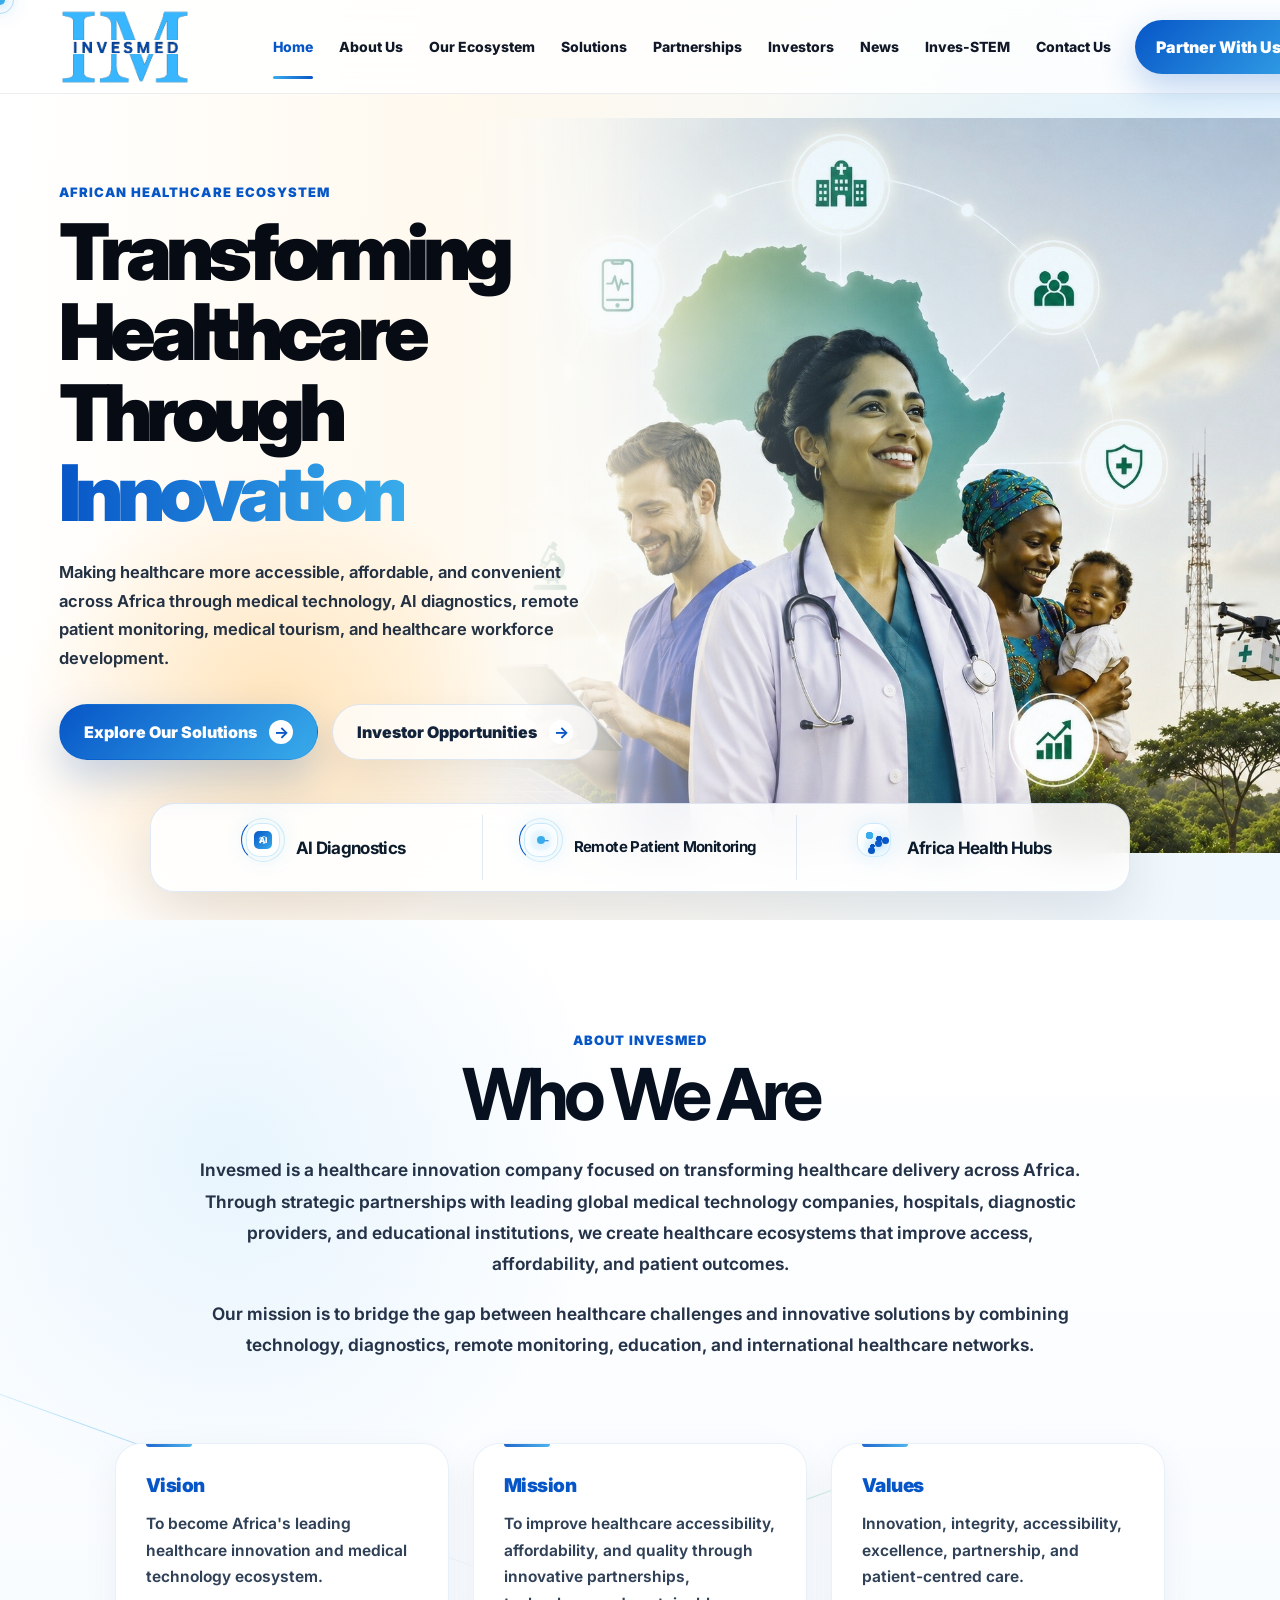
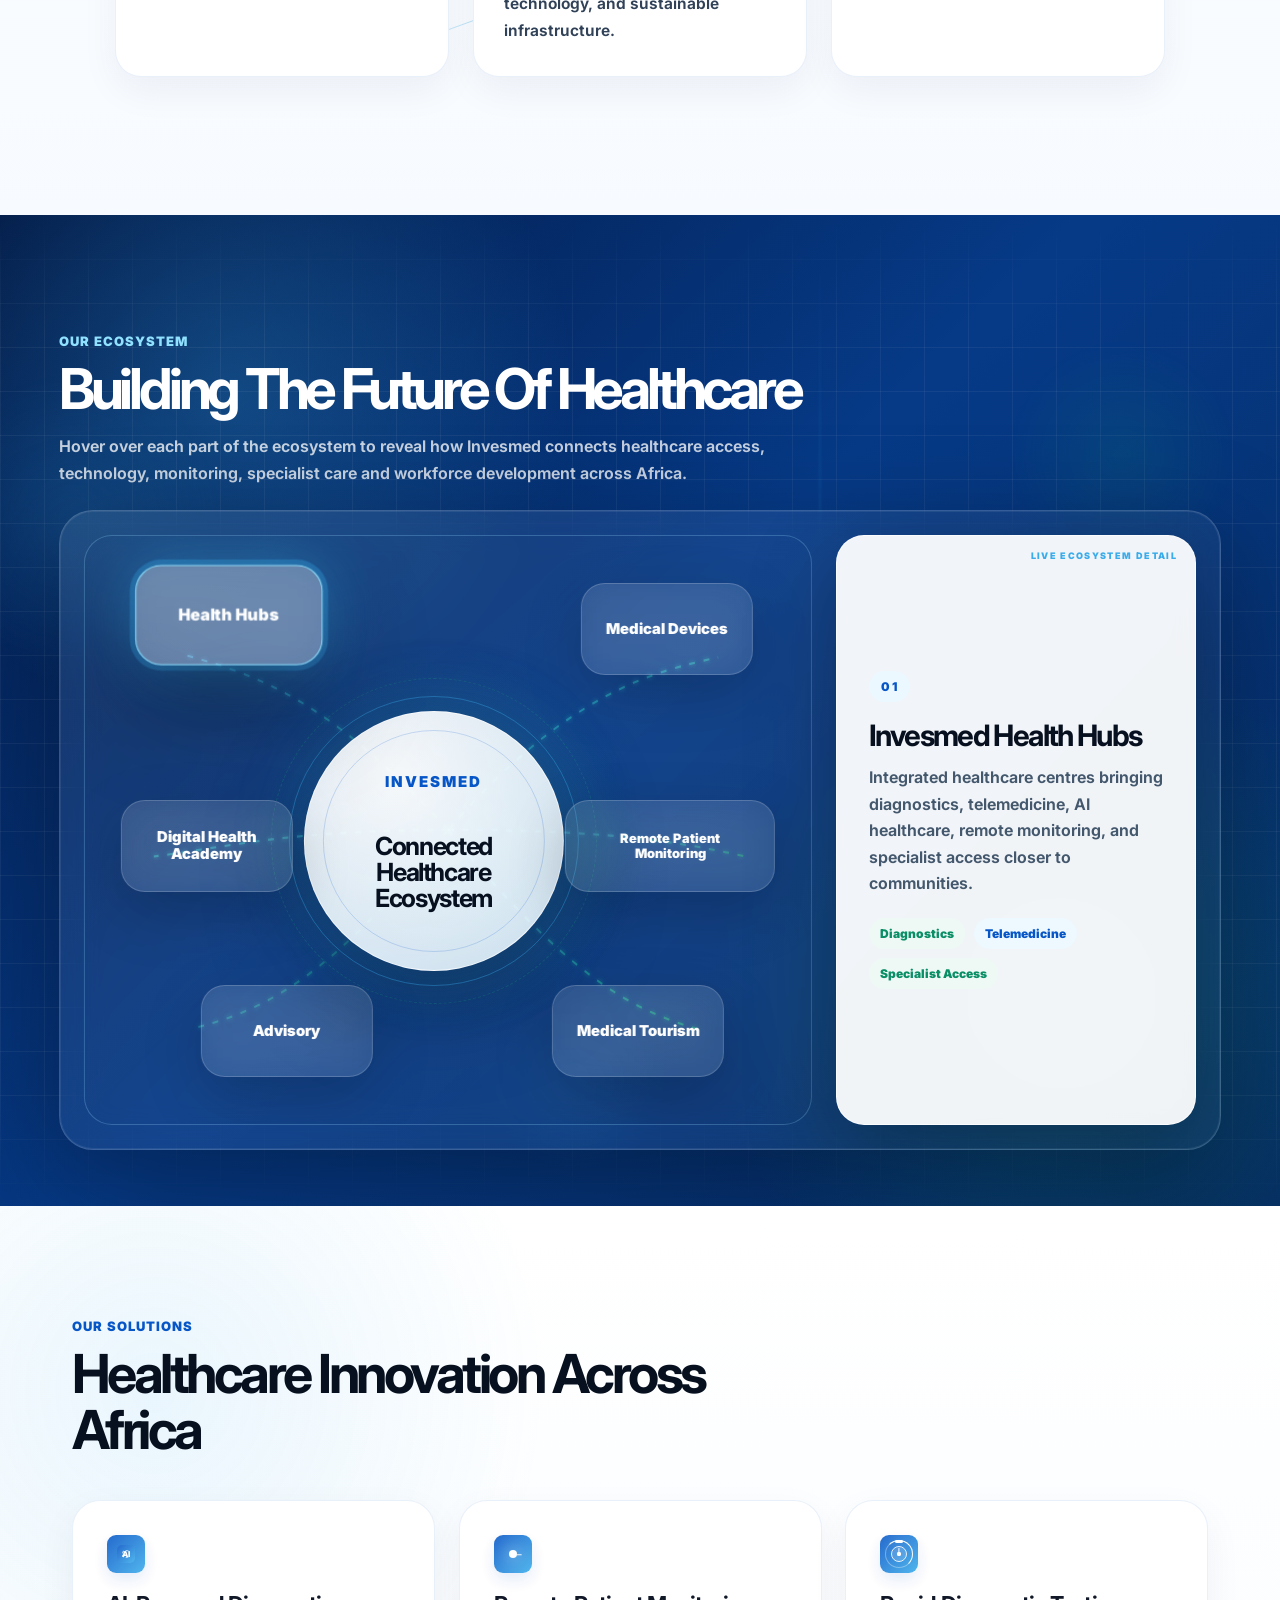
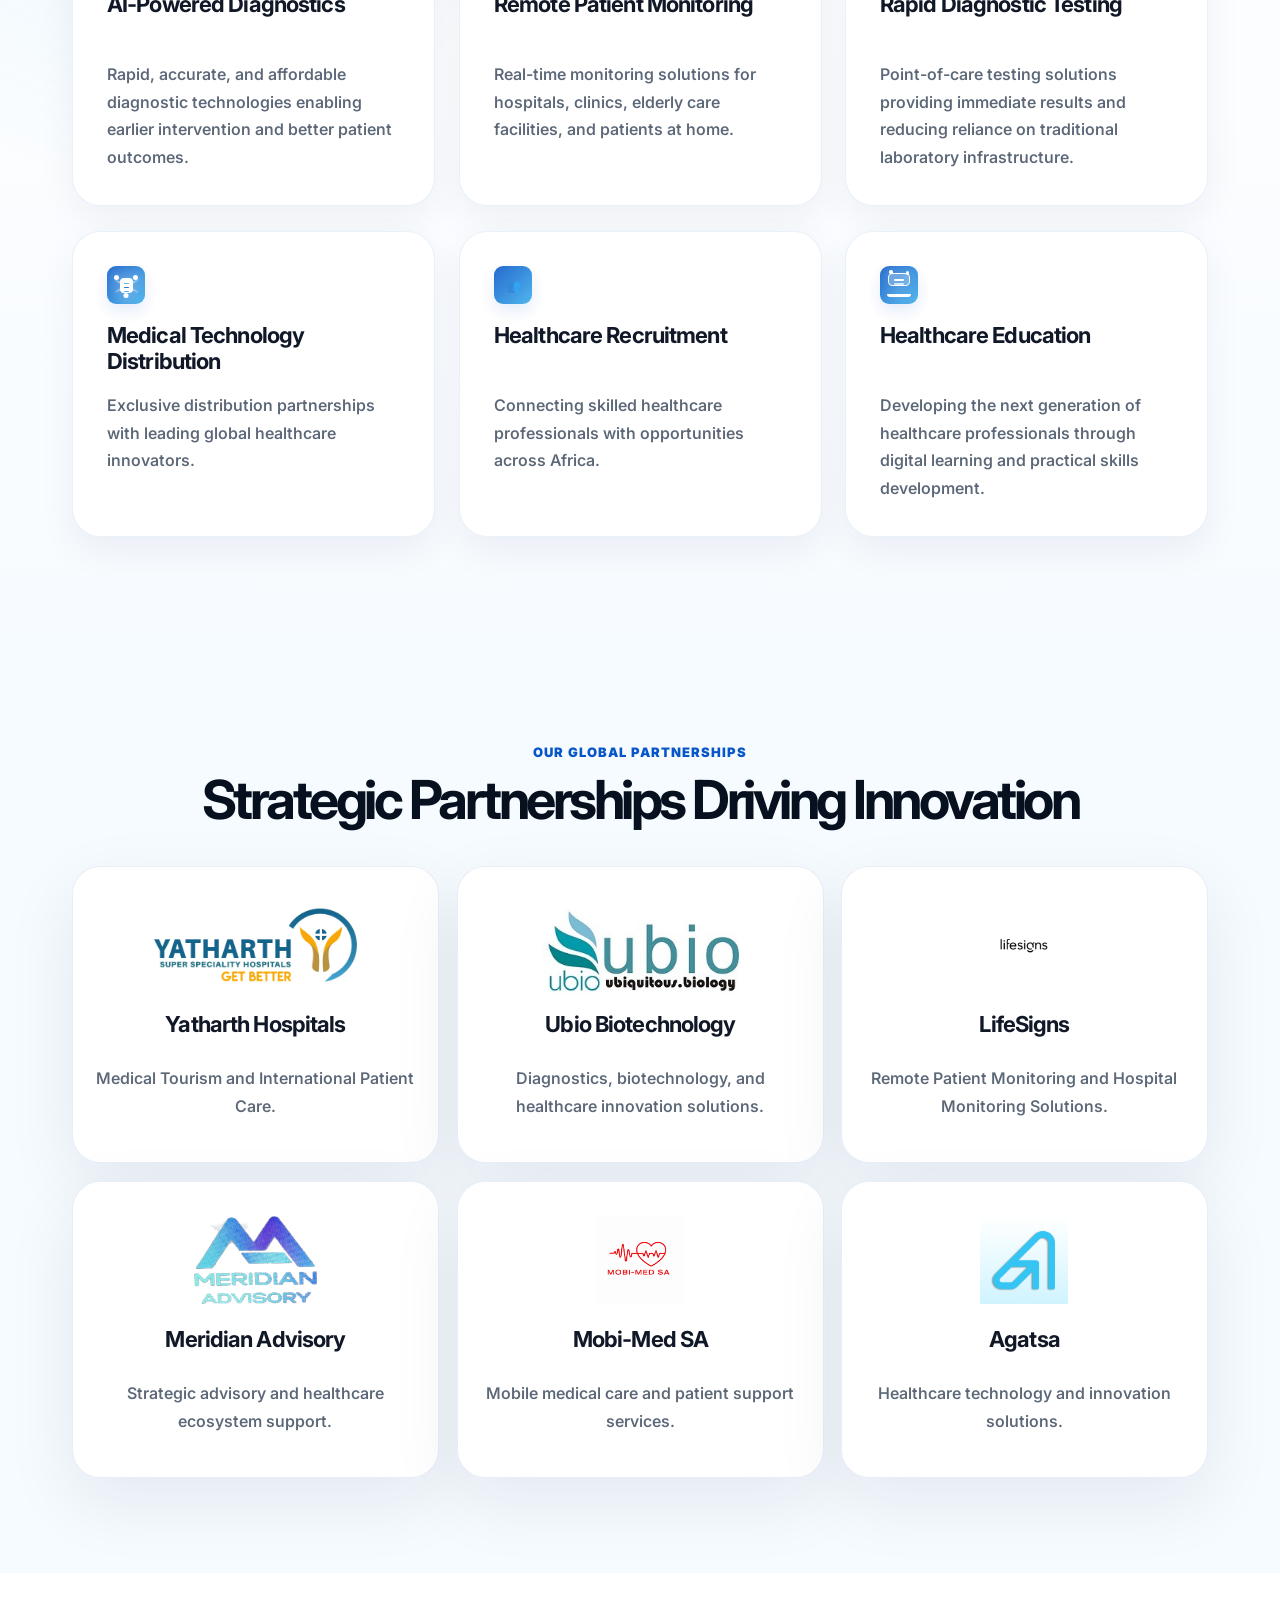
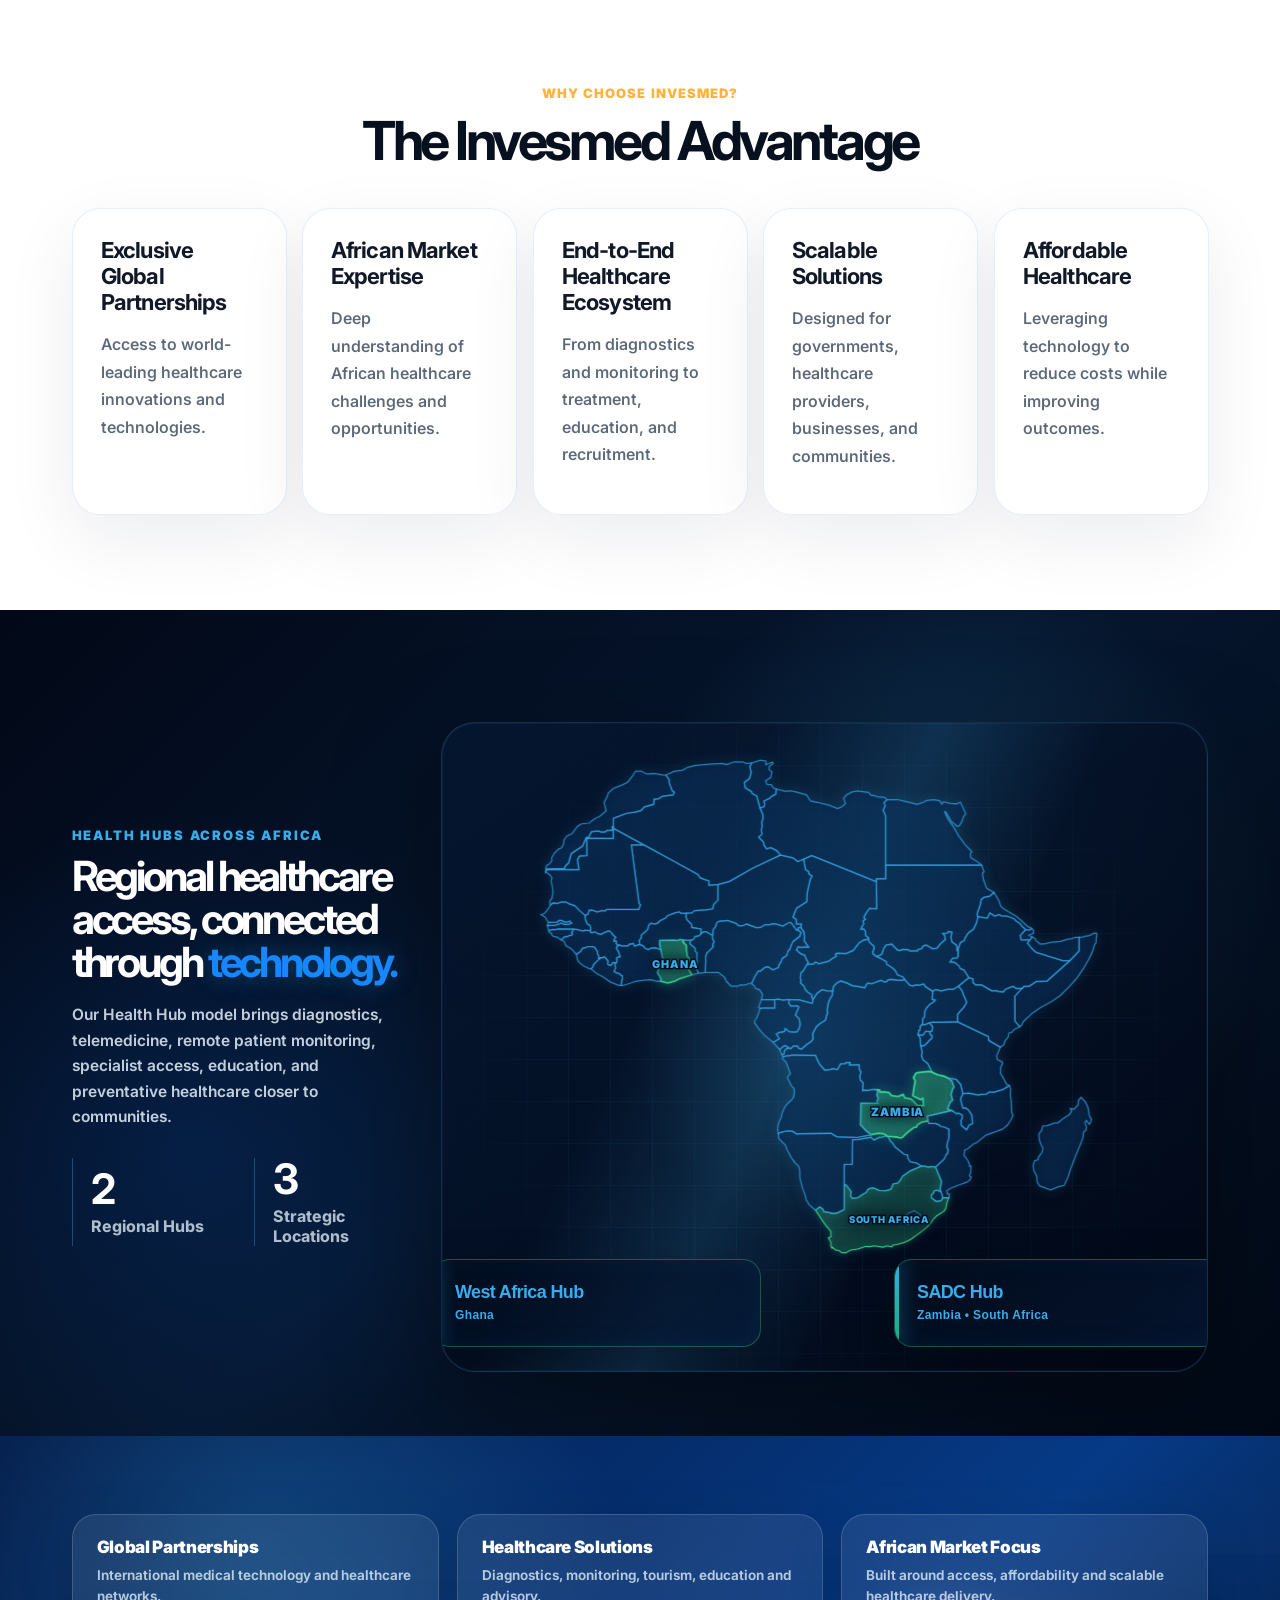
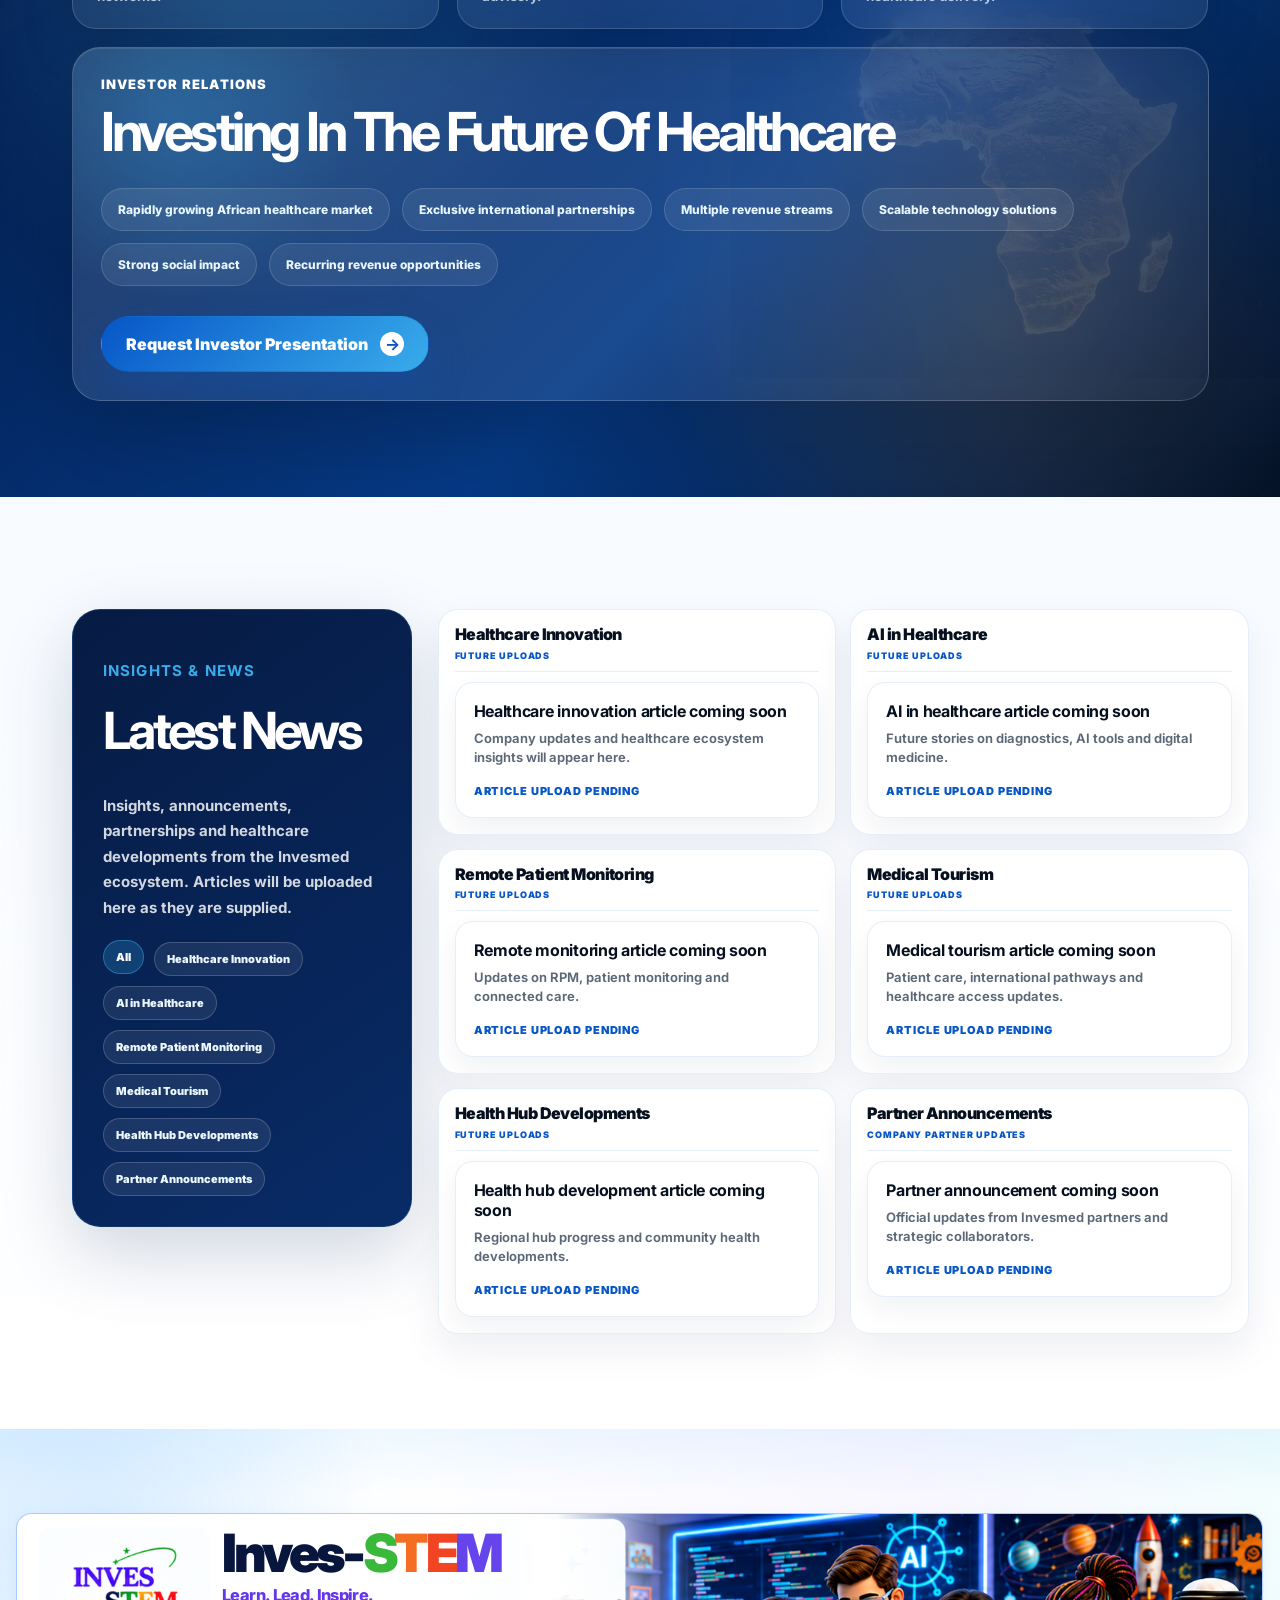
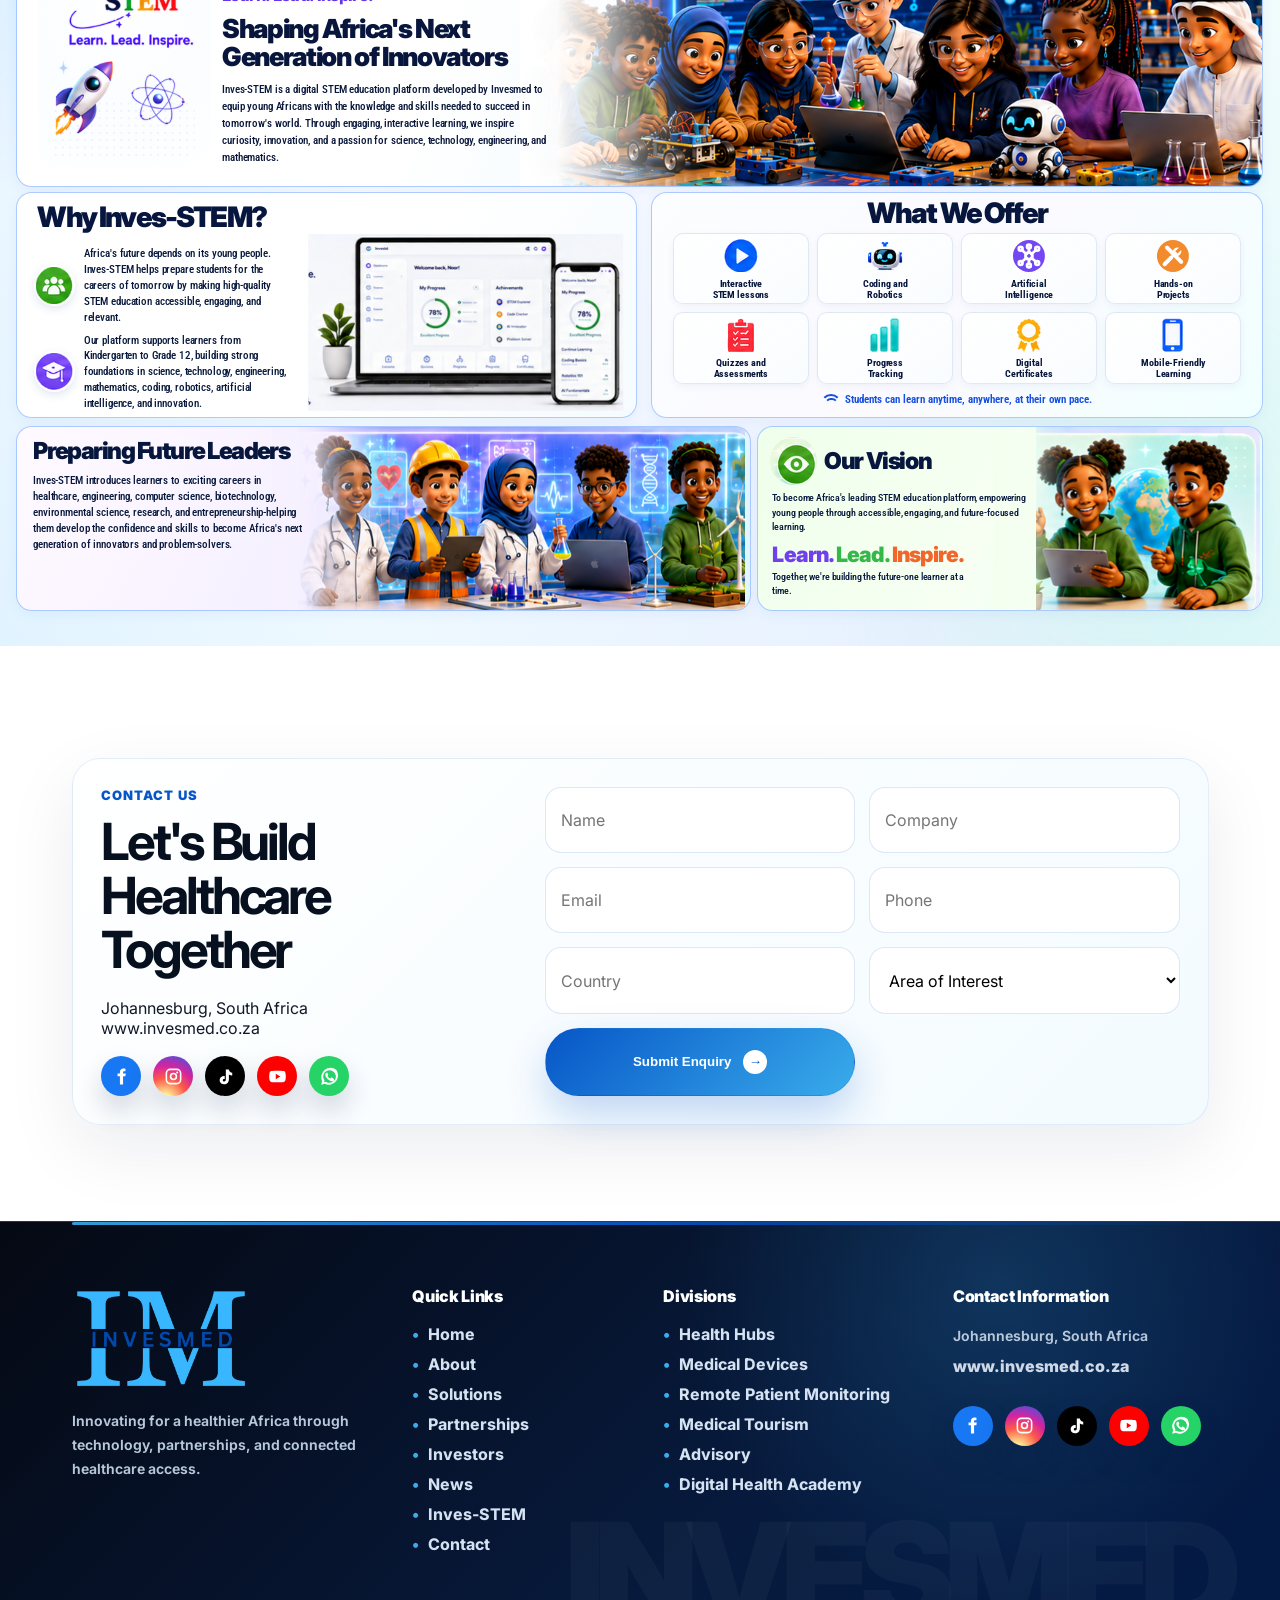
<file: invesmed-agatsa-update 16/index.html>
<!DOCTYPE html>
<html lang="en">
<head>
  <meta charset="UTF-8" />
  <meta name="viewport" content="width=device-width, initial-scale=1.0" />
  <title>Invesmed | Healthcare Innovation Across Africa</title>
  <link rel="preconnect" href="https://fonts.googleapis.com">
  <link rel="preconnect" href="https://fonts.gstatic.com" crossorigin>
  <link href="https://fonts.googleapis.com/css2?family=Inter:wght@400;500;600;700;800;900&family=Roboto+Condensed:wght@400;500;600;700;800;900&display=swap" rel="stylesheet">
  <link rel="icon" type="image/png" sizes="32x32" href="assets/invesmed-favicon-32.png?v=10" />
  <link rel="icon" type="image/png" sizes="64x64" href="assets/invesmed-favicon-64.png?v=10" />
  <link rel="shortcut icon" href="assets/favicon.ico?v=10" />
  <link rel="apple-touch-icon" sizes="180x180" href="assets/apple-touch-icon.png?v=10" />
  <link rel="stylesheet" href="styles.css" />
</head>
<body>
  <header class="site-header">
    <a class="brand" href="#home" aria-label="Invesmed home">
      <img class="brand-logo" src="assets/invesmed-logo.png" alt="Invesmed logo">
    </a>
    <nav class="nav" aria-label="Main navigation">
      <a class="active" href="#home">Home</a>
      <a href="#about">About Us</a>
      <a href="#ecosystem">Our Ecosystem</a>
      <a href="#solutions">Solutions</a>
      <a href="#partners">Partnerships</a>
      <a href="#investors">Investors</a>
      <a href="#news">News</a>
      <a href="#inves-stem">Inves-STEM</a>
      <a href="#contact">Contact Us</a>
    </nav>
    <button class="mobile-menu-toggle" type="button" aria-label="Open navigation" aria-expanded="false">
      <span></span><span></span><span></span>
    </button>
    <a class="top-cta" href="#contact">Partner With Us <b>→</b></a>
  </header>

  <main>
    <section id="home" class="hero">
      <div class="hero-copy reveal-now">
        <p class="eyebrow">African Healthcare Ecosystem</p>
        <h1>Transforming<br>Healthcare<br>Through<br><span>Innovation</span></h1>
        <p class="hero-text">Making healthcare more accessible, affordable, and convenient across Africa through medical technology, AI diagnostics, remote patient monitoring, medical tourism, and healthcare workforce development.</p>
        <div class="hero-actions">
          <a class="btn primary" href="#solutions">Explore Our Solutions <b>→</b></a>
          <a class="btn ghost investor-hero-btn" href="#investors">Investor Opportunities <b>→</b></a>
        </div>
      </div>

      <div class="hero-art" aria-hidden="true">
        <img src="assets/hero-healthcare.jpg" alt="">
      </div>

      <div class="hero-feature-strip" aria-label="Featured technology solutions">
        <article class="mini-feature ai-feature">
          <div class="mini-icon diagnostic-icon"><span>AI</span></div>
          <strong>AI Diagnostics</strong>
        </article>
        <article class="mini-feature rpm-feature">
          <div class="mini-icon rpm-icon"><svg viewBox="0 0 120 44" role="img" aria-label="RPM heartbeat"><path d="M2 23H22l9-12 12 29 15-38 15 22h45"/></svg></div>
          <strong>Remote Patient Monitoring</strong>
        </article>
        <article class="mini-feature hub-feature">
          <div class="mini-icon hub-icon"><span class="node one"></span><span class="node two"></span><span class="node three"></span><i></i></div>
          <strong>Africa Health Hubs</strong>
        </article>
      </div>
    </section>

    <section id="about" class="section about-section reveal">
      <div class="section-head">
        <p class="kicker">ABOUT INVESMED</p>
        <h2>Who We Are</h2>
      </div>
      <div class="about-copy">
        <p>Invesmed is a healthcare innovation company focused on transforming healthcare delivery across Africa. Through strategic partnerships with leading global medical technology companies, hospitals, diagnostic providers, and educational institutions, we create healthcare ecosystems that improve access, affordability, and patient outcomes.</p>
        <p>Our mission is to bridge the gap between healthcare challenges and innovative solutions by combining technology, diagnostics, remote monitoring, education, and international healthcare networks.</p>
      </div>
      <div class="value-cards about-triangle-cards" aria-label="Invesmed vision mission and values">
        <article class="about-card vision-card">
          <div class="about-icon vision-icon" aria-hidden="true"><span></span></div>
          <span>Vision</span>
          <p>To become Africa's leading healthcare innovation and medical technology ecosystem.</p>
        </article>
        <article class="about-card mission-card">
          <div class="about-icon mission-icon" aria-hidden="true"><span></span></div>
          <span>Mission</span>
          <p>To improve healthcare accessibility, affordability, and quality through innovative partnerships, technology, and sustainable infrastructure.</p>
        </article>
        <article class="about-card values-card">
          <div class="about-icon values-icon" aria-hidden="true"><span></span></div>
          <span>Values</span>
          <p>Innovation, integrity, accessibility, excellence, partnership, and patient-centred care.</p>
        </article>
      </div>
    </section>

    <section id="ecosystem" class="ecosystem-section ecosystem-tech-screen reveal">
      <div class="ecosystem-tech-bg" aria-hidden="true">
        <span></span><span></span><span></span><span></span>
      </div>

      <div class="ecosystem-tech-shell">
        <div class="ecosystem-tech-head">
          <p class="kicker">OUR ECOSYSTEM</p>
          <h2>Building The Future Of Healthcare</h2>
          <p>Hover over each part of the ecosystem to reveal how Invesmed connects healthcare access, technology, monitoring, specialist care and workforce development across Africa.</p>
        </div>

        <div class="ecosystem-tech-map ecosystem-split-map" aria-label="Interactive Invesmed ecosystem map">
          <div class="ecosystem-orbit">
          <svg class="tech-lines" viewBox="0 0 1000 620" preserveAspectRatio="none" aria-hidden="true">
            <defs>
              <linearGradient id="lineBlueGreen" x1="0" x2="1" y1="0" y2="1">
                <stop offset="0%" stop-color="#39ACEB" />
                <stop offset="100%" stop-color="#19AB7A" />
              </linearGradient>
              <filter id="lineGlow">
                <feGaussianBlur stdDeviation="3" result="blur" />
                <feMerge><feMergeNode in="blur"/><feMergeNode in="SourceGraphic"/></feMerge>
              </filter>
            </defs>
            <path d="M500 310 C335 170 230 145 140 126" />
            <path d="M500 310 C665 165 782 143 872 128" />
            <path d="M500 310 C705 310 805 320 910 338" />
            <path d="M500 310 C660 460 750 500 845 520" />
            <path d="M500 310 C340 465 250 500 145 520" />
            <path d="M500 310 C290 310 210 326 95 338" />
          </svg>

          <div class="eco-core-tech">
            <div class="core-ring"></div>
            <span>INVESMED</span>
            <strong>Connected Healthcare Ecosystem</strong>
          </div>

          <button class="eco-select active health-hubs" data-eco="health-hubs" type="button">
            <i>✚</i><span>Health Hubs</span>
          </button>
          <button class="eco-select devices" data-eco="devices" type="button">
            <i>⚕</i><span>Medical Devices</span>
          </button>
          <button class="eco-select rpm" data-eco="rpm" type="button">
            <i><svg viewBox="0 0 88 34"><path d="M2 18H17l7-10 10 23 12-29 12 16h28" /></svg></i><span>Remote Patient Monitoring</span>
          </button>
          <button class="eco-select tourism" data-eco="tourism" type="button">
            <i>↗</i><span>Medical Tourism</span>
          </button>
          <button class="eco-select advisory" data-eco="advisory" type="button">
            <i>◈</i><span>Advisory</span>
          </button>
          <button class="eco-select academy" data-eco="academy" type="button">
            <i>▣</i><span>Digital Health Academy</span>
          </button>

          </div>

          <aside class="ecosystem-info-card" aria-live="polite">
            <p class="info-number" id="ecoNumber">01</p>
            <h3 id="ecoTitle">Invesmed Health Hubs</h3>
            <p id="ecoText">Integrated healthcare centres bringing diagnostics, telemedicine, AI healthcare, remote monitoring, and specialist access closer to communities.</p>
            <div class="info-tags" id="ecoTags"><span>Diagnostics</span><span>Telemedicine</span><span>Specialist Access</span></div>
          </aside>
        </div>
      </div>
    </section>

    <section id="solutions" class="section solutions-section reveal">
      <div class="section-head split">
        <div><p class="kicker">OUR SOLUTIONS</p><h2>Healthcare Innovation Across Africa</h2></div>
        <p>Practical healthcare technology solutions designed for hospitals, clinics, governments, businesses, communities, and patients.</p>
      </div>
      <div class="solution-grid enhanced-solutions">
        <article><div class="solution-icon diagnostic-icon small"><span>AI</span></div><h3>AI-Powered Diagnostics</h3><p>Rapid, accurate, and affordable diagnostic technologies enabling earlier intervention and better patient outcomes.</p></article>
        <article><div class="solution-icon rpm-icon small"><svg viewBox="0 0 120 44"><path d="M2 23H22l9-12 12 29 15-38 15 22h45"/></svg></div><h3>Remote Patient Monitoring</h3><p>Real-time monitoring solutions for hospitals, clinics, elderly care facilities, and patients at home.</p></article>
        <article><div class="solution-icon rapid-test-icon" aria-hidden="true">
            <span class="timer-face"><span class="timer-hand"></span></span>
          </div><h3>Rapid Diagnostic Testing</h3><p>Point-of-care testing solutions providing immediate results and reducing reliance on traditional laboratory infrastructure.</p></article>
        <article><div class="solution-icon distribution-tech-icon" aria-hidden="true">
            <span class="device-core"></span><span class="network-node n1"></span><span class="network-node n2"></span><span class="network-node n3"></span>
          </div><h3>Medical Technology Distribution</h3><p>Exclusive distribution partnerships with leading global healthcare innovators.</p></article>
        <article><div class="solution-icon custom-solution-icon" aria-hidden="true">👥</div><h3>Healthcare Recruitment</h3><p>Connecting skilled healthcare professionals with opportunities across Africa.</p></article>
        <article><div class="solution-icon education-laptop-icon" aria-hidden="true">
            <span class="laptop-screen"><i></i></span><span class="laptop-base"></span><span class="learning-dot d1"></span><span class="learning-dot d2"></span>
          </div><h3>Healthcare Education</h3><p>Developing the next generation of healthcare professionals through digital learning and practical skills development.</p></article>
      </div>
    </section>

    <section id="partners" class="section partners-section reveal">
      <div class="section-head centered">
        <p class="kicker">OUR GLOBAL PARTNERSHIPS</p>
        <h2>Strategic Partnerships Driving Innovation</h2>
      </div>
      <div class="partner-grid">
<article class="partner-card featured">
          <img class="partner-logo yatharth-logo" src="assets/yatharth-logo.png" alt="Yatharth Super Speciality Hospitals logo">
          <h3>Yatharth Hospitals</h3>
          <p>Medical Tourism and International Patient Care.</p>
        </article>
<article class="partner-card">
          <img class="partner-logo ubio-logo" src="assets/ubio-logo.jpg" alt="Ubio logo">
          <h3>Ubio Biotechnology</h3>
          <p>Diagnostics, biotechnology, and healthcare innovation solutions.</p>
        </article>
<article class="partner-card">
          <img class="partner-logo lifesigns-logo" src="assets/lifesigns-logo.jpg" alt="LifeSigns logo">
          <h3>LifeSigns</h3>
          <p>Remote Patient Monitoring and Hospital Monitoring Solutions.</p>
        </article>
<article class="partner-card">
          <img class="partner-logo meridian-logo" src="assets/meridian-advisory-logo.png" alt="Meridian Advisory logo">
          <h3>Meridian Advisory</h3>
          <p>Strategic advisory and healthcare ecosystem support.</p>
        </article>
<article class="partner-card">
          <img class="partner-logo mobi-logo" src="assets/mobi-med-sa-logo.jpg" alt="Mobi-Med SA logo">
          <h3>Mobi-Med SA</h3>
          <p>Mobile medical care and patient support services.</p>
        </article>
<article class="partner-card">
          <img class="partner-logo agatsa-logo" src="assets/agatsa-logo.jpg" alt="Agatsa logo">
          <h3>Agatsa</h3>
          <p>Healthcare technology and innovation solutions.</p>
        </article>
      </div>
    </section>

    <section class="section advantage-section reveal">
      <div class="section-head centered"><p class="kicker">WHY CHOOSE INVESMED?</p><h2>The Invesmed Advantage</h2></div>
      <div class="advantage-grid">
        <article><h3>Exclusive Global Partnerships</h3><p>Access to world-leading healthcare innovations and technologies.</p></article>
        <article><h3>African Market Expertise</h3><p>Deep understanding of African healthcare challenges and opportunities.</p></article>
        <article><h3>End-to-End Healthcare Ecosystem</h3><p>From diagnostics and monitoring to treatment, education, and recruitment.</p></article>
        <article><h3>Scalable Solutions</h3><p>Designed for governments, healthcare providers, businesses, and communities.</p></article>
        <article><h3>Affordable Healthcare</h3><p>Leveraging technology to reduce costs while improving outcomes.</p></article>
      </div>
    </section>

    <section class="section hubs-section svg-hubs-section reveal">
      <div class="svg-hubs-shell">
        <div class="svg-hubs-copy">
          <p class="kicker">HEALTH HUBS ACROSS AFRICA</p>
          <h2>Regional healthcare access, connected through <span>technology.</span></h2>
          <p>Our Health Hub model brings diagnostics, telemedicine, remote patient monitoring, specialist access, education, and preventative healthcare closer to communities.</p>

          <div class="svg-hub-stats" aria-label="Healthcare hub network stats">
            <article><b>2</b><span>Regional Hubs</span></article>
            <article><b>3</b><span>Strategic Locations</span></article>
          </div>

          <div class="svg-region-grid compact" aria-label="Invesmed focus regions">
            <article><span>West Africa Hub</span></article>
            <article><span>SADC Hub</span></article>
          </div>
        </div>

        <div class="svg-africa-card" aria-label="Digital Africa healthcare hub map">
          <div class="map-scan" aria-hidden="true"></div>
          <svg class="africa-svg-map" viewBox="0 0 900 760" role="img" aria-label="Africa map with country borders and Invesmed hub pings">
            <defs>
              <filter id="mapGlow" x="-20%" y="-20%" width="140%" height="140%">
                <feGaussianBlur stdDeviation="3" result="blur"/>
                <feMerge><feMergeNode in="blur"/><feMergeNode in="SourceGraphic"/></feMerge>
              </filter>
              <linearGradient id="mapLine" x1="0" x2="1" y1="0" y2="1">
                <stop offset="0%" stop-color="#39ACEB"/>
                <stop offset="100%" stop-color="#0756C7"/>
              </linearGradient>
            </defs>
            <g class="country-layer">
              <path class="africa-country" data-country="Tanzania" d="M 646.8,404.8 L 648.9,405.9 L 692.4,426.6 L 693.2,432.5 L 710.4,442.6 L 704.9,455.1 L 705.6,460.8 L 713.3,464.5 L 713.6,467.1 L 710.3,473.3 L 711.0,476.3 L 710.2,481.2 L 714.4,487.5 L 719.4,497.5 L 723.8,499.7 L 723.8,499.7 L 714.3,505.6 L 701.1,509.6 L 693.9,509.4 L 689.7,512.4 L 681.3,512.7 L 678.2,514.0 L 663.7,511.1 L 654.7,511.9 L 651.4,498.2 L 647.3,493.4 L 644.9,490.6 L 633.1,488.7 L 626.3,485.7 L 618.7,484.0 L 613.9,482.3 L 608.9,479.7 L 608.9,479.7 L 602.4,466.9 L 595.4,461.3 L 593.0,455.4 L 594.2,450.1 L 592.1,440.8 L 597.0,440.3 L 601.4,436.6 L 606.1,431.4 L 609.0,429.2 L 608.9,425.9 L 606.3,423.7 L 605.6,419.7 L 605.6,419.7 L 609.1,418.4 L 609.8,412.4 L 605.0,406.7 L 609.2,405.5 L 622.4,405.6 L 646.8,404.8 Z"/>
              <path class="africa-country" data-country="W. Sahara" d="M 136.0,114.9 L 136.0,115.6 L 135.8,117.6 L 135.8,132.9 L 96.4,132.4 L 96.8,158.3 L 85.5,159.2 L 82.6,164.5 L 84.9,179.1 L 37.9,179.0 L 35.2,182.4 L 35.8,178.1 L 36.0,178.1 L 63.0,177.3 L 64.4,173.7 L 69.3,169.1 L 73.3,155.1 L 90.0,144.2 L 95.6,131.4 L 99.4,130.7 L 103.3,122.8 L 113.4,121.7 L 117.7,123.0 L 123.2,123.0 L 127.0,120.7 L 134.5,120.4 L 134.2,114.9 L 136.0,114.9 Z"/>
              <path class="africa-country" data-country="Dem. Rep. Congo" d="M 592.1,440.8 L 594.2,450.1 L 593.0,455.4 L 595.4,461.3 L 602.4,466.9 L 608.9,479.7 L 608.9,479.7 L 604.2,478.7 L 588.0,480.4 L 584.8,481.6 L 581.4,488.1 L 584.1,492.5 L 582.0,504.5 L 580.5,514.7 L 583.7,516.5 L 592.1,520.5 L 595.4,518.6 L 596.4,529.5 L 587.2,529.5 L 582.3,523.9 L 577.9,519.6 L 568.7,518.1 L 566.0,512.8 L 558.6,516.0 L 549.0,514.6 L 545.0,510.0 L 537.4,509.1 L 531.8,509.3 L 531.1,506.2 L 526.9,505.9 L 521.5,505.3 L 514.0,506.8 L 508.8,506.6 L 505.9,507.5 L 506.5,495.5 L 502.5,491.7 L 501.6,485.5 L 503.4,479.4 L 501.0,475.5 L 500.7,469.1 L 486.2,469.2 L 487.2,465.5 L 481.1,465.6 L 480.5,467.3 L 473.0,467.7 L 470.0,473.6 L 468.2,476.1 L 461.6,474.7 L 457.6,476.1 L 449.7,477.0 L 445.1,471.7 L 442.3,468.4 L 438.9,462.3 L 435.9,454.8 L 400.5,454.6 L 396.3,455.8 L 392.8,455.7 L 387.9,457.0 L 386.2,453.9 L 389.2,452.8 L 389.6,448.4 L 391.6,445.8 L 395.9,443.6 L 399.1,444.7 L 403.2,440.8 L 409.7,440.9 L 410.5,443.8 L 415.0,445.6 L 422.1,439.2 L 429.0,434.3 L 432.1,431.0 L 431.7,422.7 L 436.9,412.8 L 442.4,407.6 L 450.3,402.7 L 451.7,399.5 L 452.0,395.8 L 453.9,392.3 L 453.3,386.5 L 454.8,377.5 L 457.1,371.2 L 460.7,365.8 L 461.4,359.7 L 462.5,352.6 L 467.2,347.5 L 473.6,344.2 L 483.5,347.7 L 491.1,351.4 L 499.9,352.4 L 508.9,354.4 L 512.4,348.3 L 514.1,347.5 L 519.6,348.5 L 532.9,343.4 L 537.7,345.6 L 541.5,345.3 L 543.3,342.8 L 547.8,341.9 L 556.8,343.0 L 564.5,343.2 L 568.5,342.2 L 575.8,350.5 L 581.1,351.8 L 584.4,350.1 L 589.9,350.7 L 596.6,348.6 L 599.4,352.9 L 610.0,359.6 L 610.0,359.6 L 609.3,371.5 L 614.1,372.9 L 610.2,376.5 L 605.6,379.2 L 601.0,384.4 L 598.5,389.1 L 597.8,397.3 L 595.1,401.2 L 595.0,408.8 L 591.5,411.6 L 591.1,417.6 L 589.4,418.4 L 588.3,424.0 L 591.3,428.6 L 592.1,440.8 Z"/>
              <path class="africa-country" data-country="Somalia" d="M 739.0,412.3 L 731.9,403.9 L 731.8,367.0 L 742.3,355.5 L 745.5,352.3 L 753.2,352.1 L 763.9,345.0 L 779.6,344.5 L 813.5,314.1 L 821.8,305.6 L 827.3,299.4 L 827.3,294.1 L 827.3,283.9 L 827.3,279.7 L 827.4,279.6 L 827.4,279.6 L 831.2,279.4 L 836.7,277.9 L 843.1,276.8 L 848.8,273.4 L 853.3,273.4 L 853.6,276.2 L 852.5,282.0 L 852.5,287.4 L 850.0,291.0 L 846.6,302.0 L 840.9,313.3 L 833.4,326.2 L 823.1,341.1 L 812.9,352.4 L 798.8,366.3 L 786.8,374.5 L 768.8,384.5 L 757.6,392.2 L 744.5,404.5 L 741.7,409.9 L 739.0,412.3 Z"/>
              <path class="africa-country" data-country="Kenya" d="M 710.4,442.6 L 693.2,432.5 L 692.4,426.6 L 648.9,405.9 L 646.8,404.8 L 646.7,394.1 L 650.2,390.0 L 656.1,383.3 L 660.4,375.9 L 655.2,364.3 L 653.7,359.2 L 648.1,352.1 L 655.4,346.1 L 663.6,339.4 L 669.8,341.1 L 669.8,346.8 L 673.9,350.1 L 682.3,350.1 L 697.5,358.7 L 701.2,358.8 L 704.1,358.6 L 706.7,359.7 L 714.7,360.5 L 718.3,356.3 L 729.2,352.1 L 734.1,355.5 L 742.3,355.5 L 731.8,367.0 L 731.9,403.9 L 739.0,412.3 L 730.6,416.3 L 727.7,420.5 L 723.2,421.3 L 721.5,428.4 L 717.6,432.5 L 715.3,439.2 L 710.4,442.6 Z"/>
              <path class="africa-country" data-country="Sudan" d="M 534.8,311.8 L 525.7,307.4 L 521.5,304.5 L 520.7,301.3 L 522.7,297.1 L 522.7,293.0 L 515.7,286.6 L 514.4,282.3 L 514.5,279.8 L 510.1,276.8 L 510.0,271.0 L 507.5,267.1 L 503.2,267.6 L 504.5,263.9 L 507.6,259.7 L 506.2,255.5 L 510.1,252.4 L 507.6,250.0 L 510.8,243.8 L 516.3,236.3 L 526.6,237.0 L 526.1,196.8 L 526.2,192.5 L 540.0,192.5 L 540.0,172.3 L 588.2,172.3 L 634.8,172.3 L 682.4,172.3 L 686.3,182.2 L 683.6,184.0 L 685.4,194.5 L 689.8,206.6 L 694.4,209.1 L 700.9,212.8 L 694.8,218.6 L 686.0,220.3 L 682.2,223.4 L 681.0,230.1 L 675.9,245.0 L 677.2,249.1 L 675.2,257.8 L 670.4,267.7 L 663.1,272.8 L 658.0,280.5 L 656.8,284.6 L 651.1,287.5 L 647.5,298.1 L 647.7,307.2 L 647.6,299.3 L 645.9,299.1 L 646.1,294.0 L 644.7,290.6 L 638.5,286.6 L 637.0,279.3 L 638.5,271.8 L 632.9,271.1 L 632.1,273.3 L 624.9,273.9 L 627.8,276.8 L 628.8,282.9 L 622.2,288.5 L 616.2,295.8 L 610.1,296.8 L 600.0,290.9 L 595.4,293.0 L 594.2,296.0 L 588.0,297.9 L 587.6,300.0 L 575.7,300.0 L 574.0,297.9 L 565.4,297.5 L 561.0,299.3 L 557.7,298.4 L 551.5,292.5 L 549.5,289.7 L 540.8,291.1 L 537.5,295.8 L 534.4,304.8 L 530.3,306.7 L 526.6,307.9 L 534.8,311.8 Z"/>
              <path class="africa-country" data-country="Chad" d="M 526.1,196.8 L 526.6,237.0 L 516.3,236.3 L 510.8,243.8 L 507.6,250.0 L 510.1,252.4 L 506.2,255.5 L 507.6,259.7 L 504.5,263.9 L 503.2,267.6 L 507.5,267.1 L 510.0,271.0 L 510.1,276.8 L 514.5,279.8 L 514.4,282.3 L 506.8,284.0 L 500.7,288.1 L 492.0,299.2 L 480.7,303.9 L 469.1,303.2 L 465.7,304.2 L 466.9,307.7 L 460.7,311.3 L 455.6,315.2 L 440.5,319.1 L 437.5,316.8 L 435.5,316.6 L 433.3,319.2 L 423.4,320.0 L 425.2,317.2 L 421.5,310.3 L 419.8,306.1 L 414.5,304.3 L 407.5,298.4 L 410.1,293.7 L 415.5,294.7 L 418.9,293.9 L 425.6,294.0 L 419.1,284.8 L 419.5,278.1 L 418.7,271.4 L 413.9,264.9 L 415.1,260.1 L 407.5,259.9 L 407.5,253.4 L 402.5,249.6 L 407.7,236.3 L 423.0,226.7 L 423.6,213.5 L 428.2,193.0 L 430.8,188.6 L 425.8,185.1 L 425.7,181.9 L 421.2,179.3 L 418.2,163.5 L 430.3,158.0 L 478.2,177.4 L 526.1,196.8 Z"/>
              <path class="africa-country hub-country south-africa" data-country="South Africa" d="M 436.1,684.8 L 441.9,679.8 L 446.6,682.5 L 448.6,686.9 L 454.0,687.6 L 461.6,689.5 L 468.0,688.8 L 478.7,683.6 L 478.7,646.2 L 482.0,647.7 L 489.1,657.3 L 488.0,663.5 L 490.7,667.1 L 499.3,666.0 L 505.3,661.5 L 511.0,658.5 L 513.9,653.6 L 519.7,651.3 L 524.8,652.5 L 530.5,655.3 L 540.3,655.8 L 548.0,653.5 L 549.2,650.3 L 551.3,645.5 L 557.8,644.6 L 561.4,640.8 L 565.4,634.1 L 576.2,626.5 L 593.2,619.1 L 598.1,619.2 L 603.9,620.9 L 607.9,619.7 L 614.3,620.7 L 620.0,634.9 L 623.2,642.1 L 621.0,653.4 L 622.1,657.1 L 616.0,655.2 L 612.5,655.9 L 611.4,658.9 L 608.1,662.7 L 608.2,666.2 L 615.4,671.7 L 622.4,670.6 L 624.9,666.1 L 634.0,666.2 L 631.0,673.6 L 629.5,682.0 L 626.4,686.6 L 618.3,691.7 L 615.9,693.1 L 610.8,698.3 L 607.5,703.5 L 600.7,710.8 L 587.1,721.2 L 578.6,727.3 L 569.6,731.9 L 557.0,735.8 L 550.9,736.4 L 549.4,739.2 L 542.1,737.7 L 536.1,739.6 L 523.1,737.7 L 515.9,738.9 L 510.9,738.4 L 498.5,742.4 L 488.3,744.0 L 480.9,747.8 L 475.4,748.0 L 470.3,744.4 L 466.3,744.2 L 461.1,739.7 L 460.5,741.1 L 458.9,738.4 L 459.0,732.5 L 455.1,725.7 L 459.0,723.8 L 458.7,716.0 L 450.8,706.6 L 444.8,698.0 L 444.8,697.9 L 436.1,684.8 Z"/>
              <path class="africa-country" data-country="Lesotho" d="M 587.7,688.6 L 591.9,691.7 L 588.2,696.6 L 586.2,699.9 L 579.5,701.5 L 577.3,704.7 L 573.0,705.7 L 564.0,697.9 L 570.4,691.5 L 576.9,687.6 L 582.5,685.5 L 587.7,688.6 Z"/>
              <path class="africa-country" data-country="Zimbabwe" d="M 614.3,620.7 L 607.9,619.7 L 603.9,620.9 L 598.1,619.2 L 593.2,619.1 L 585.5,614.5 L 576.3,612.9 L 572.7,606.5 L 572.7,602.9 L 567.6,601.8 L 554.0,590.7 L 550.2,584.8 L 547.8,583.0 L 543.2,574.9 L 556.6,576.0 L 560.5,577.2 L 564.5,577.0 L 571.2,570.4 L 581.6,562.1 L 585.9,561.3 L 587.4,557.8 L 594.2,553.7 L 603.3,552.3 L 604.1,556.1 L 614.1,555.9 L 619.6,558.1 L 622.2,560.6 L 627.9,561.3 L 634.2,564.6 L 634.2,577.4 L 631.9,584.4 L 631.3,592.0 L 633.3,595.0 L 631.9,601.0 L 630.1,601.9 L 626.9,609.2 L 614.3,620.7 Z"/>
              <path class="africa-country" data-country="Botswana" d="M 593.2,619.1 L 576.2,626.5 L 565.4,634.1 L 561.4,640.8 L 557.8,644.6 L 551.3,645.5 L 549.2,650.3 L 548.0,653.5 L 540.3,655.8 L 530.5,655.3 L 524.8,652.5 L 519.7,651.3 L 513.9,653.6 L 511.0,658.5 L 505.3,661.5 L 499.3,666.0 L 490.7,667.1 L 488.0,663.5 L 489.1,657.3 L 482.0,647.7 L 478.7,646.2 L 478.7,616.6 L 490.6,616.3 L 490.9,580.2 L 499.9,579.8 L 518.4,576.3 L 522.9,580.5 L 530.6,576.5 L 534.2,576.5 L 541.0,574.2 L 543.2,574.9 L 547.8,583.0 L 550.2,584.8 L 554.0,590.7 L 567.6,601.8 L 572.7,602.9 L 572.7,606.5 L 576.3,612.9 L 585.5,614.5 L 593.2,619.1 Z"/>
              <path class="africa-country" data-country="Namibia" d="M 478.7,646.2 L 478.7,683.6 L 468.0,688.8 L 461.6,689.5 L 454.0,687.6 L 448.6,686.9 L 446.6,682.5 L 441.9,679.8 L 436.1,684.8 L 427.2,677.1 L 422.5,669.7 L 419.9,659.9 L 416.9,652.5 L 412.9,636.9 L 412.6,624.8 L 411.1,619.3 L 406.4,615.1 L 400.2,606.7 L 393.9,594.6 L 391.3,588.2 L 381.5,578.3 L 380.8,570.5 L 386.6,568.6 L 393.8,566.9 L 401.5,567.2 L 408.7,571.8 L 410.5,571.0 L 459.2,570.6 L 467.5,575.5 L 496.5,576.9 L 518.6,572.8 L 528.4,570.5 L 536.2,571.0 L 540.9,573.3 L 541.0,574.2 L 534.2,576.5 L 530.6,576.5 L 522.9,580.5 L 518.4,576.3 L 499.9,579.8 L 490.9,580.2 L 490.6,616.3 L 478.7,616.6 L 478.7,646.2 Z"/>
              <path class="africa-country" data-country="Senegal" d="M 39.4,257.4 L 34.5,249.5 L 28.5,245.9 L 33.8,244.0 L 39.6,236.9 L 42.4,231.7 L 46.6,228.4 L 52.5,229.3 L 58.4,227.1 L 65.1,227.0 L 70.8,230.0 L 78.8,232.7 L 86.0,240.1 L 94.0,247.1 L 94.5,253.4 L 96.9,259.2 L 101.4,262.0 L 102.4,266.0 L 101.8,269.1 L 100.1,269.7 L 93.6,268.9 L 92.7,270.0 L 90.0,270.2 L 81.4,267.8 L 75.6,267.7 L 53.4,267.2 L 50.2,268.4 L 46.2,268.0 L 39.9,269.7 L 37.9,261.9 L 48.8,262.1 L 51.7,260.7 L 53.9,260.6 L 58.3,258.3 L 63.5,260.4 L 68.7,260.6 L 73.9,258.3 L 71.4,255.4 L 67.5,257.1 L 63.8,257.1 L 59.0,254.6 L 55.2,254.7 L 52.5,257.1 L 39.4,257.4 Z"/>
              <path class="africa-country" data-country="Mali" d="M 101.8,269.1 L 102.4,266.0 L 101.4,262.0 L 96.9,259.2 L 94.5,253.4 L 94.0,247.1 L 98.0,245.2 L 100.0,239.3 L 103.8,239.0 L 112.2,241.9 L 119.0,239.9 L 123.6,240.5 L 125.4,238.3 L 173.5,238.1 L 176.2,231.0 L 174.1,229.8 L 168.3,186.0 L 162.6,142.3 L 180.9,142.1 L 221.4,164.2 L 261.9,186.3 L 264.7,191.1 L 272.2,194.0 L 277.8,195.6 L 277.9,202.1 L 291.2,201.1 L 291.2,224.4 L 284.7,231.2 L 283.7,237.4 L 273.0,239.1 L 256.6,239.9 L 252.2,243.5 L 244.5,243.9 L 236.8,244.0 L 233.8,242.0 L 227.2,243.5 L 216.0,247.7 L 213.7,250.8 L 204.4,255.4 L 202.8,258.0 L 197.7,260.0 L 191.9,258.7 L 188.6,261.2 L 186.9,268.1 L 177.3,276.5 L 177.6,279.9 L 174.4,284.2 L 175.1,290.1 L 170.2,291.6 L 167.4,292.9 L 165.5,288.6 L 162.1,289.7 L 160.0,289.5 L 157.8,292.5 L 148.5,292.4 L 145.2,290.9 L 143.6,291.8 L 140.0,288.9 L 140.6,285.8 L 139.1,284.7 L 136.6,285.6 L 137.0,282.4 L 139.5,279.7 L 134.6,275.5 L 133.1,272.7 L 130.5,270.5 L 128.1,270.2 L 125.2,271.6 L 121.3,273.0 L 118.0,275.2 L 112.9,274.4 L 109.6,271.8 L 107.6,271.5 L 104.4,272.8 L 102.5,272.8 L 101.8,269.1 Z"/>
              <path class="africa-country" data-country="Mauritania" d="M 35.2,182.4 L 37.9,179.0 L 84.9,179.1 L 82.6,164.5 L 85.5,159.2 L 96.8,158.3 L 96.4,132.4 L 135.8,132.9 L 135.8,117.6 L 180.9,142.1 L 162.6,142.3 L 168.3,186.0 L 174.1,229.8 L 176.2,231.0 L 173.5,238.1 L 125.4,238.3 L 123.6,240.5 L 119.0,239.9 L 112.2,241.9 L 103.8,239.0 L 100.0,239.3 L 98.0,245.2 L 94.0,247.1 L 86.0,240.1 L 78.8,232.7 L 70.8,230.0 L 65.1,227.0 L 58.4,227.1 L 52.5,229.3 L 46.6,228.4 L 42.4,231.7 L 41.4,226.2 L 44.8,221.2 L 46.2,211.7 L 44.9,201.7 L 43.5,196.6 L 44.7,191.6 L 41.6,186.8 L 35.2,182.4 Z"/>
              <path class="africa-country" data-country="Benin" d="M 272.3,331.8 L 262.4,333.0 L 259.4,326.0 L 260.0,302.7 L 257.6,300.6 L 257.1,295.6 L 252.9,292.1 L 249.3,289.1 L 250.8,283.8 L 254.9,282.6 L 257.4,278.2 L 263.2,277.2 L 265.9,274.2 L 269.9,271.2 L 274.2,271.2 L 283.3,277.0 L 282.9,280.4 L 285.6,286.4 L 283.2,290.5 L 284.5,293.2 L 278.6,299.5 L 274.9,302.6 L 272.7,309.0 L 273.0,315.4 L 272.3,331.8 Z"/>
              <path class="africa-country" data-country="Niger" d="M 418.2,163.5 L 421.2,179.3 L 425.7,181.9 L 425.8,185.1 L 430.8,188.6 L 428.2,193.0 L 423.6,213.5 L 423.0,226.7 L 407.7,236.3 L 402.5,249.6 L 407.5,253.4 L 407.5,259.9 L 415.1,260.1 L 413.9,264.9 L 410.6,265.5 L 410.2,268.7 L 407.9,268.9 L 399.8,257.8 L 397.0,257.4 L 387.6,263.1 L 378.3,260.1 L 371.9,259.5 L 368.4,261.0 L 361.4,260.7 L 354.3,265.0 L 348.2,265.2 L 333.7,260.0 L 328.0,262.5 L 321.8,262.3 L 317.3,258.5 L 305.3,254.7 L 292.4,255.9 L 289.3,258.1 L 287.6,263.9 L 284.2,268.0 L 283.3,277.0 L 274.2,271.2 L 269.9,271.2 L 265.9,274.2 L 266.1,267.3 L 252.3,265.0 L 251.9,260.1 L 245.2,253.4 L 243.5,248.8 L 244.5,243.9 L 252.2,243.5 L 256.6,239.9 L 273.0,239.1 L 283.7,237.4 L 284.7,231.2 L 291.2,224.4 L 291.2,201.1 L 308.1,196.6 L 342.9,176.7 L 384.0,157.4 L 403.0,161.7 L 409.7,167.3 L 418.2,163.5 Z"/>
              <path class="africa-country" data-country="Nigeria" d="M 272.3,331.8 L 273.0,315.4 L 272.7,309.0 L 274.9,302.6 L 278.6,299.5 L 284.5,293.2 L 283.2,290.5 L 285.6,286.4 L 282.9,280.4 L 283.3,277.0 L 284.2,268.0 L 287.6,263.9 L 289.3,258.1 L 292.4,255.9 L 305.3,254.7 L 317.3,258.5 L 321.8,262.3 L 328.0,262.5 L 333.7,260.0 L 348.2,265.2 L 354.3,265.0 L 361.4,260.7 L 368.4,261.0 L 371.9,259.5 L 378.3,260.1 L 387.6,263.1 L 397.0,257.4 L 399.8,257.8 L 407.9,268.9 L 410.2,268.7 L 414.9,272.7 L 413.6,274.6 L 413.0,277.9 L 402.9,285.8 L 399.7,292.2 L 398.0,297.5 L 395.5,299.8 L 393.0,306.9 L 386.6,311.0 L 384.8,316.2 L 382.1,320.2 L 380.9,324.5 L 372.7,327.9 L 366.0,323.7 L 361.4,323.9 L 354.3,329.8 L 350.8,329.9 L 345.1,339.7 L 342.0,346.8 L 329.5,350.5 L 325.0,350.0 L 320.4,352.2 L 310.8,352.0 L 304.4,345.7 L 300.4,338.3 L 291.9,331.7 L 282.9,331.8 L 272.3,331.8 Z"/>
              <path class="africa-country" data-country="Cameroon" d="M 413.9,264.9 L 418.7,271.4 L 419.5,278.1 L 419.1,284.8 L 425.6,294.0 L 418.9,293.9 L 415.5,294.7 L 410.1,293.7 L 407.5,298.4 L 414.5,304.3 L 419.8,306.1 L 421.5,310.3 L 425.2,317.2 L 423.4,320.0 L 417.3,330.3 L 414.4,332.1 L 413.5,340.0 L 414.7,344.2 L 413.7,347.2 L 419.4,352.5 L 420.4,356.2 L 424.9,361.4 L 430.4,364.7 L 430.9,369.3 L 432.2,372.2 L 431.3,377.7 L 421.8,375.3 L 412.1,372.6 L 396.9,372.2 L 395.4,371.7 L 388.3,373.0 L 381.0,371.6 L 375.3,372.3 L 355.8,372.1 L 357.5,364.1 L 352.9,357.4 L 347.4,355.6 L 344.9,351.1 L 341.9,349.6 L 342.0,346.8 L 345.1,339.7 L 350.8,329.9 L 354.3,329.8 L 361.4,323.9 L 366.0,323.7 L 372.7,327.9 L 380.9,324.5 L 382.1,320.2 L 384.8,316.2 L 386.6,311.0 L 393.0,306.9 L 395.5,299.8 L 398.0,297.5 L 399.7,292.2 L 402.9,285.8 L 413.0,277.9 L 413.6,274.6 L 414.9,272.7 L 410.2,268.7 L 410.6,265.5 L 413.9,264.9 Z"/>
              <path class="africa-country" data-country="Togo" d="M 250.8,283.8 L 249.3,289.1 L 252.9,292.1 L 257.1,295.6 L 257.6,300.6 L 260.0,302.7 L 259.4,326.0 L 262.4,333.0 L 252.7,335.1 L 250.0,331.6 L 246.8,325.1 L 245.9,320.1 L 248.5,311.0 L 245.5,307.3 L 244.4,299.3 L 244.4,291.9 L 239.4,286.7 L 240.3,283.5 L 250.8,283.8 Z"/>
              <path class="africa-country hub-country ghana" data-country="Ghana" d="M 240.3,283.5 L 239.4,286.7 L 244.4,291.9 L 244.4,299.3 L 245.5,307.3 L 248.5,311.0 L 245.9,320.1 L 246.8,325.1 L 250.0,331.6 L 252.7,335.1 L 233.9,341.1 L 227.2,344.5 L 216.4,347.5 L 205.7,344.6 L 206.3,340.6 L 201.1,331.9 L 204.2,320.4 L 209.3,311.9 L 206.1,297.5 L 204.4,289.9 L 204.7,284.1 L 225.6,283.6 L 230.9,284.4 L 234.7,282.7 L 240.3,283.5 Z"/>
              <path class="africa-country" data-country="Côte d&#x27;Ivoire" d="M 143.6,291.8 L 145.2,290.9 L 148.5,292.4 L 157.8,292.5 L 160.0,289.5 L 162.1,289.7 L 165.5,288.6 L 167.4,292.9 L 170.2,291.6 L 175.1,290.1 L 180.5,292.3 L 182.6,295.7 L 188.0,297.8 L 192.2,295.3 L 197.9,294.9 L 206.1,297.5 L 209.3,311.9 L 204.2,320.4 L 201.1,331.9 L 206.3,340.6 L 205.7,344.6 L 200.3,344.7 L 191.9,342.7 L 184.2,342.8 L 170.0,344.6 L 161.7,347.5 L 149.8,351.2 L 147.5,351.0 L 148.4,342.6 L 149.5,341.4 L 149.2,337.4 L 144.1,333.1 L 140.3,332.4 L 136.8,329.7 L 139.4,325.2 L 138.2,320.3 L 138.7,317.3 L 140.6,317.3 L 141.3,312.9 L 140.4,310.9 L 141.6,309.5 L 146.0,308.3 L 143.1,300.2 L 140.3,296.0 L 141.2,292.6 L 143.6,291.8 Z"/>
              <path class="africa-country" data-country="Guinea" d="M 75.6,267.7 L 81.4,267.8 L 90.0,270.2 L 92.7,270.0 L 93.6,268.9 L 100.1,269.7 L 101.8,269.1 L 102.5,272.8 L 104.4,272.8 L 107.6,271.5 L 109.6,271.8 L 112.9,274.4 L 118.0,275.2 L 121.3,273.0 L 125.2,271.6 L 128.1,270.2 L 130.5,270.5 L 133.1,272.7 L 134.6,275.5 L 139.5,279.7 L 137.0,282.4 L 136.6,285.6 L 139.1,284.7 L 140.6,285.8 L 140.0,288.9 L 143.6,291.8 L 141.2,292.6 L 140.3,296.0 L 143.1,300.2 L 146.0,308.3 L 141.6,309.5 L 140.4,310.9 L 141.3,312.9 L 140.6,317.3 L 138.7,317.3 L 135.3,317.1 L 132.9,321.1 L 129.5,321.1 L 127.2,318.9 L 128.0,314.9 L 122.9,308.7 L 119.8,309.8 L 117.2,310.0 L 113.9,310.6 L 114.1,306.9 L 112.1,304.2 L 112.5,301.3 L 109.9,297.0 L 106.6,293.4 L 97.0,293.4 L 94.2,295.3 L 90.9,295.5 L 88.8,297.7 L 87.5,300.5 L 81.0,305.0 L 75.8,299.0 L 71.1,295.0 L 68.0,293.7 L 65.0,291.7 L 63.7,287.2 L 61.9,285.0 L 58.4,283.3 L 63.8,278.4 L 67.4,278.6 L 70.5,276.9 L 73.2,276.9 L 75.1,275.5 L 74.1,272.2 L 75.4,271.1 L 75.6,267.7 Z"/>
              <path class="africa-country" data-country="Guinea-Bissau" d="M 39.9,269.7 L 46.2,268.0 L 50.2,268.4 L 53.4,267.2 L 75.6,267.7 L 75.4,271.1 L 74.1,272.2 L 75.1,275.5 L 73.2,276.9 L 70.5,276.9 L 67.4,278.6 L 63.8,278.4 L 58.4,283.3 L 52.0,279.1 L 47.0,278.4 L 44.2,275.6 L 44.3,274.0 L 40.6,271.9 L 39.9,269.7 Z"/>
              <path class="africa-country" data-country="Liberia" d="M 138.7,317.3 L 138.2,320.3 L 139.4,325.2 L 136.8,329.7 L 140.3,332.4 L 144.1,333.1 L 149.2,337.4 L 149.5,341.4 L 148.4,342.6 L 147.5,351.0 L 144.3,351.1 L 131.9,346.2 L 121.0,338.5 L 110.8,333.0 L 102.7,326.4 L 105.6,323.2 L 106.2,320.2 L 111.7,314.7 L 117.2,310.0 L 119.8,309.8 L 122.9,308.7 L 128.0,314.9 L 127.2,318.9 L 129.5,321.1 L 132.9,321.1 L 135.3,317.1 L 138.7,317.3 Z"/>
              <path class="africa-country" data-country="Sierra Leone" d="M 81.0,305.0 L 87.5,300.5 L 88.8,297.7 L 90.9,295.5 L 94.2,295.3 L 97.0,293.4 L 106.6,293.4 L 109.9,297.0 L 112.5,301.3 L 112.1,304.2 L 114.1,306.9 L 113.9,310.6 L 117.2,310.0 L 111.7,314.7 L 106.2,320.2 L 105.6,323.2 L 102.7,326.4 L 99.5,325.7 L 90.9,321.6 L 84.6,316.2 L 82.5,312.5 L 81.0,305.0 Z"/>
              <path class="africa-country" data-country="Burkina Faso" d="M 175.1,290.1 L 174.4,284.2 L 177.6,279.9 L 177.3,276.5 L 186.9,268.1 L 188.6,261.2 L 191.9,258.7 L 197.7,260.0 L 202.8,258.0 L 204.4,255.4 L 213.7,250.8 L 216.0,247.7 L 227.2,243.5 L 233.8,242.0 L 236.8,244.0 L 244.5,243.9 L 243.5,248.8 L 245.2,253.4 L 251.9,260.1 L 252.3,265.0 L 266.1,267.3 L 265.9,274.2 L 263.2,277.2 L 257.4,278.2 L 254.9,282.6 L 250.8,283.8 L 240.3,283.5 L 234.7,282.7 L 230.9,284.4 L 225.6,283.6 L 204.7,284.1 L 204.4,289.9 L 206.1,297.5 L 197.9,294.9 L 192.2,295.3 L 188.0,297.8 L 182.6,295.7 L 180.5,292.3 L 175.1,290.1 Z"/>
              <path class="africa-country" data-country="Central African Rep." d="M 568.5,342.2 L 564.5,343.2 L 556.8,343.0 L 547.8,341.9 L 543.3,342.8 L 541.5,345.3 L 537.7,345.6 L 532.9,343.4 L 519.6,348.5 L 514.1,347.5 L 512.4,348.3 L 508.9,354.4 L 499.9,352.4 L 491.1,351.4 L 483.5,347.7 L 473.6,344.2 L 467.2,347.5 L 462.5,352.6 L 461.4,359.7 L 453.7,359.1 L 445.6,357.4 L 438.4,362.8 L 432.2,372.2 L 430.9,369.3 L 430.4,364.7 L 424.9,361.4 L 420.4,356.2 L 419.4,352.5 L 413.7,347.2 L 414.7,344.2 L 413.5,340.0 L 414.4,332.1 L 417.3,330.3 L 423.4,320.0 L 433.3,319.2 L 435.5,316.6 L 437.5,316.8 L 440.5,319.1 L 455.6,315.2 L 460.7,311.3 L 466.9,307.7 L 465.7,304.2 L 469.1,303.2 L 480.7,303.9 L 492.0,299.2 L 500.7,288.1 L 506.8,284.0 L 514.4,282.3 L 515.7,286.6 L 522.7,293.0 L 522.7,297.1 L 520.7,301.3 L 521.5,304.5 L 525.7,307.4 L 534.8,311.8 L 541.4,315.9 L 541.5,319.2 L 549.6,324.5 L 554.6,328.9 L 557.6,334.9 L 566.6,339.0 L 568.5,342.2 Z"/>
              <path class="africa-country" data-country="Congo" d="M 461.4,359.7 L 460.7,365.8 L 457.1,371.2 L 454.8,377.5 L 453.3,386.5 L 453.9,392.3 L 452.0,395.8 L 451.7,399.5 L 450.3,402.7 L 442.4,407.6 L 436.9,412.8 L 431.7,422.7 L 432.1,431.0 L 429.0,434.3 L 422.1,439.2 L 415.0,445.6 L 410.5,443.8 L 409.7,440.9 L 403.2,440.8 L 399.1,444.7 L 395.9,443.6 L 391.4,440.2 L 387.8,441.9 L 383.0,446.3 L 373.1,435.5 L 382.3,429.9 L 377.7,423.2 L 381.9,420.7 L 389.9,419.4 L 390.9,414.9 L 397.3,419.8 L 407.9,420.2 L 411.6,415.4 L 413.1,408.7 L 411.8,400.8 L 406.1,394.8 L 411.3,383.1 L 408.3,381.1 L 399.4,381.9 L 396.0,376.6 L 396.9,372.2 L 412.1,372.6 L 421.8,375.3 L 431.3,377.7 L 432.2,372.2 L 438.4,362.8 L 445.6,357.4 L 453.7,359.1 L 461.4,359.7 Z"/>
              <path class="africa-country" data-country="Gabon" d="M 375.3,372.3 L 381.0,371.6 L 388.3,373.0 L 395.4,371.7 L 396.9,372.2 L 396.0,376.6 L 399.4,381.9 L 408.3,381.1 L 411.3,383.1 L 406.1,394.8 L 411.8,400.8 L 413.1,408.7 L 411.6,415.4 L 407.9,420.2 L 397.3,419.8 L 390.9,414.9 L 389.9,419.4 L 381.9,420.7 L 377.7,423.2 L 382.3,429.9 L 373.1,435.5 L 360.8,425.3 L 352.9,416.9 L 345.6,406.5 L 346.0,403.1 L 348.6,399.9 L 351.5,392.5 L 353.9,385.0 L 358.0,384.4 L 375.4,384.5 L 375.3,372.3 Z"/>
              <path class="africa-country" data-country="Eq. Guinea" d="M 355.8,372.1 L 375.3,372.3 L 375.4,384.5 L 358.0,384.4 L 353.9,385.0 L 351.7,383.4 L 355.8,372.1 Z"/>
              <path class="africa-country hub-country zambia" data-country="Zambia" d="M 608.9,479.7 L 613.9,482.3 L 618.7,484.0 L 626.3,485.7 L 633.1,488.7 L 638.8,493.3 L 641.8,501.9 L 639.8,504.6 L 637.4,512.8 L 639.7,521.2 L 635.9,524.7 L 632.3,534.2 L 638.6,536.8 L 602.2,545.1 L 603.3,552.3 L 594.2,553.7 L 587.4,557.8 L 585.9,561.3 L 581.6,562.1 L 571.2,570.4 L 564.5,577.0 L 560.5,577.2 L 556.6,576.0 L 543.2,574.9 L 541.0,574.2 L 540.9,573.3 L 536.2,571.0 L 528.4,570.5 L 518.6,572.8 L 510.7,566.4 L 502.7,558.1 L 503.2,525.9 L 528.2,526.0 L 527.2,522.5 L 529.0,518.7 L 526.8,514.0 L 528.2,509.1 L 526.9,505.9 L 531.1,506.2 L 531.8,509.3 L 537.4,509.1 L 545.0,510.0 L 549.0,514.6 L 558.6,516.0 L 566.0,512.8 L 568.7,518.1 L 577.9,519.6 L 582.3,523.9 L 587.2,529.5 L 596.4,529.5 L 595.4,518.6 L 592.1,520.5 L 583.7,516.5 L 580.5,514.7 L 582.0,504.5 L 584.1,492.5 L 581.4,488.1 L 584.8,481.6 L 588.0,480.4 L 604.2,478.7 L 608.9,479.7 Z"/>
              <path class="africa-country" data-country="Malawi" d="M 633.1,488.7 L 644.9,490.6 L 647.3,493.4 L 651.4,498.2 L 654.7,511.9 L 651.4,519.6 L 654.7,532.8 L 658.9,532.7 L 663.2,535.9 L 668.2,543.3 L 669.3,556.3 L 664.1,558.4 L 660.4,565.5 L 652.6,559.2 L 651.7,552.1 L 654.2,547.3 L 653.5,543.3 L 648.8,540.7 L 645.5,541.6 L 638.6,536.8 L 632.3,534.2 L 635.9,524.7 L 639.7,521.2 L 637.4,512.8 L 639.8,504.6 L 641.8,501.9 L 638.8,493.3 L 633.1,488.7 Z"/>
              <path class="africa-country" data-country="Mozambique" d="M 654.7,511.9 L 663.7,511.1 L 678.2,514.0 L 681.3,512.7 L 689.7,512.4 L 693.9,509.4 L 701.1,509.6 L 714.3,505.6 L 723.8,499.7 L 723.8,499.7 L 723.8,499.7 L 725.7,504.3 L 725.2,514.4 L 726.7,523.3 L 727.2,539.1 L 729.3,544.1 L 725.7,551.3 L 721.1,558.4 L 713.4,564.6 L 702.5,568.5 L 688.9,573.4 L 675.4,584.3 L 670.8,586.1 L 662.4,593.3 L 657.4,595.7 L 656.4,602.9 L 662.1,610.6 L 664.5,616.5 L 664.6,619.6 L 666.8,619.0 L 666.4,629.0 L 664.5,633.7 L 667.3,635.4 L 665.5,639.6 L 660.5,643.2 L 650.6,646.7 L 636.2,652.2 L 630.9,655.9 L 631.9,660.2 L 635.0,660.9 L 634.0,666.2 L 624.9,666.1 L 623.8,661.6 L 622.1,657.1 L 621.0,653.4 L 623.2,642.1 L 620.0,634.9 L 614.3,620.7 L 626.9,609.2 L 630.1,601.9 L 631.9,601.0 L 633.3,595.0 L 631.3,592.0 L 631.9,584.4 L 634.2,577.4 L 634.2,564.6 L 627.9,561.3 L 622.2,560.6 L 619.6,558.1 L 614.1,555.9 L 604.1,556.1 L 603.3,552.3 L 602.2,545.1 L 638.6,536.8 L 645.5,541.6 L 648.8,540.7 L 653.5,543.3 L 654.2,547.3 L 651.7,552.1 L 652.6,559.2 L 660.4,565.5 L 664.1,558.4 L 669.3,556.3 L 668.2,543.3 L 663.2,535.9 L 658.9,532.7 L 654.7,532.8 L 651.4,519.6 L 654.7,511.9 Z"/>
              <path class="africa-country" data-country="eSwatini" d="M 624.9,666.1 L 622.4,670.6 L 615.4,671.7 L 608.2,666.2 L 608.1,662.7 L 611.4,658.9 L 612.5,655.9 L 616.0,655.2 L 622.1,657.1 L 623.8,661.6 L 624.9,666.1 Z"/>
              <path class="africa-country" data-country="Angola" d="M 395.9,443.6 L 391.6,445.8 L 389.6,448.4 L 389.2,452.8 L 386.2,453.9 L 383.0,446.3 L 387.8,441.9 L 391.4,440.2 L 395.9,443.6 Z M 387.9,457.0 L 392.8,455.7 L 396.3,455.8 L 400.5,454.6 L 435.9,454.8 L 438.9,462.3 L 442.3,468.4 L 445.1,471.7 L 449.7,477.0 L 457.6,476.1 L 461.6,474.7 L 468.2,476.1 L 470.0,473.6 L 473.0,467.7 L 480.5,467.3 L 481.1,465.6 L 487.2,465.5 L 486.2,469.2 L 500.7,469.1 L 501.0,475.5 L 503.4,479.4 L 501.6,485.5 L 502.5,491.7 L 506.5,495.5 L 505.9,507.5 L 508.8,506.6 L 514.0,506.8 L 521.5,505.3 L 526.9,505.9 L 528.2,509.1 L 526.8,514.0 L 529.0,518.7 L 527.2,522.5 L 528.2,526.0 L 503.2,525.9 L 502.7,558.1 L 510.7,566.4 L 518.6,572.8 L 496.5,576.9 L 467.5,575.5 L 459.2,570.6 L 410.5,571.0 L 408.7,571.8 L 401.5,567.2 L 393.8,566.9 L 386.6,568.6 L 380.8,570.5 L 379.7,564.2 L 381.3,555.2 L 385.5,546.0 L 386.1,541.6 L 390.0,532.5 L 392.9,528.3 L 399.8,521.7 L 403.6,517.2 L 404.9,509.7 L 404.2,503.9 L 400.6,500.3 L 397.5,494.2 L 394.5,488.1 L 395.1,486.0 L 398.8,482.0 L 395.2,472.2 L 392.7,465.4 L 386.7,459.0 L 387.9,457.0 Z"/>
              <path class="africa-country" data-country="Burundi" d="M 605.6,419.7 L 606.3,423.7 L 608.9,425.9 L 609.0,429.2 L 606.1,431.4 L 601.4,436.6 L 597.0,440.3 L 592.1,440.8 L 591.3,428.6 L 588.3,424.0 L 595.6,424.8 L 599.3,419.0 L 605.6,419.7 Z"/>
              <path class="africa-country" data-country="Madagascar" d="M 834.5,521.6 L 837.7,525.9 L 840.7,532.6 L 842.6,544.8 L 845.7,549.5 L 844.5,554.4 L 842.4,557.3 L 838.3,551.4 L 836.1,554.4 L 838.4,561.9 L 837.3,566.2 L 834.0,568.5 L 833.2,577.1 L 828.5,588.9 L 822.6,602.9 L 815.2,622.1 L 810.6,636.2 L 805.1,647.9 L 795.4,650.3 L 784.9,654.6 L 778.0,652.0 L 768.5,648.4 L 765.2,643.1 L 764.4,634.1 L 760.1,626.0 L 759.1,618.7 L 761.2,611.4 L 766.7,609.7 L 766.8,606.3 L 772.5,598.6 L 773.6,592.1 L 770.8,587.3 L 768.5,581.0 L 767.6,571.6 L 771.7,566.0 L 773.4,559.5 L 779.3,559.2 L 786.0,557.1 L 790.5,555.2 L 795.7,555.1 L 802.6,549.3 L 812.5,543.1 L 816.1,538.0 L 814.4,533.7 L 819.5,534.9 L 826.1,527.8 L 826.4,521.7 L 830.3,517.2 L 834.5,521.6 Z"/>
              <path class="africa-country" data-country="Gambia" d="M 39.4,257.4 L 52.5,257.1 L 55.2,254.7 L 59.0,254.6 L 63.8,257.1 L 67.5,257.1 L 71.4,255.4 L 73.9,258.3 L 68.7,260.6 L 63.5,260.4 L 58.3,258.3 L 53.9,260.6 L 51.7,260.7 L 48.8,262.1 L 37.9,261.9 L 39.4,257.4 Z"/>
              <path class="africa-country" data-country="Tunisia" d="M 353.8,88.1 L 348.7,69.9 L 341.3,65.8 L 341.2,63.4 L 331.4,57.3 L 330.3,49.7 L 337.7,44.0 L 340.5,35.7 L 338.6,26.0 L 341.1,20.8 L 354.1,16.7 L 362.5,17.9 L 362.2,23.1 L 372.3,19.3 L 373.2,21.3 L 367.2,26.2 L 367.1,30.9 L 371.3,33.5 L 369.7,42.2 L 361.8,47.3 L 364.1,52.8 L 370.3,53.0 L 373.3,57.8 L 377.9,59.4 L 377.2,67.2 L 371.3,70.1 L 367.6,73.4 L 359.4,77.3 L 360.7,81.5 L 359.6,85.7 L 353.8,88.1 Z"/>
              <path class="africa-country" data-country="Algeria" d="M 135.8,117.6 L 136.0,115.6 L 136.0,114.9 L 135.9,102.9 L 155.3,95.5 L 167.3,93.9 L 177.1,91.2 L 181.7,86.1 L 195.7,82.1 L 196.2,74.6 L 203.2,73.7 L 208.6,70.0 L 224.3,68.3 L 226.5,64.3 L 223.3,62.2 L 219.2,51.5 L 218.5,45.3 L 214.0,38.8 L 225.5,33.3 L 238.5,31.5 L 246.0,27.3 L 257.6,24.3 L 277.9,22.5 L 297.8,21.6 L 303.8,23.1 L 315.1,19.1 L 328.0,19.1 L 332.8,21.4 L 341.1,20.8 L 338.6,26.0 L 340.5,35.7 L 337.7,44.0 L 330.3,49.7 L 331.4,57.3 L 341.2,63.4 L 341.3,65.8 L 348.7,69.9 L 353.8,88.1 L 357.7,97.0 L 358.3,101.7 L 356.2,110.0 L 357.1,114.6 L 355.5,120.2 L 356.6,126.5 L 351.8,130.8 L 358.9,138.2 L 359.4,142.5 L 363.6,148.2 L 369.3,146.3 L 378.7,151.0 L 384.0,157.4 L 342.9,176.7 L 308.1,196.6 L 291.2,201.1 L 277.9,202.1 L 277.8,195.6 L 272.2,194.0 L 264.7,191.1 L 261.9,186.3 L 221.4,164.2 L 180.9,142.1 L 135.8,117.6 Z"/>
              <path class="africa-country" data-country="Eritrea" d="M 677.2,249.1 L 675.9,245.0 L 681.0,230.1 L 682.2,223.4 L 686.0,220.3 L 694.8,218.6 L 700.9,212.8 L 707.9,224.5 L 711.2,233.8 L 717.8,238.8 L 734.2,248.4 L 740.8,254.1 L 747.3,260.0 L 751.1,263.5 L 757.0,266.5 L 753.4,269.0 L 748.2,268.1 L 744.1,264.8 L 739.2,258.9 L 733.9,255.6 L 730.8,252.1 L 720.3,248.1 L 712.1,247.9 L 709.2,245.8 L 702.2,248.2 L 694.9,243.6 L 691.1,251.2 L 677.2,249.1 Z"/>
              <path class="africa-country" data-country="Morocco" d="M 214.0,38.8 L 218.5,45.3 L 219.2,51.5 L 223.3,62.2 L 226.5,64.3 L 224.3,68.3 L 208.6,70.0 L 203.2,73.7 L 196.2,74.6 L 195.7,82.1 L 181.7,86.1 L 177.1,91.2 L 167.3,93.9 L 155.3,95.5 L 135.9,102.9 L 136.0,114.9 L 134.2,114.9 L 134.5,120.4 L 127.0,120.7 L 123.2,123.0 L 117.7,123.0 L 113.4,121.7 L 103.3,122.8 L 99.4,130.7 L 95.6,131.4 L 90.0,144.2 L 73.3,155.1 L 69.3,169.1 L 64.4,173.7 L 63.0,177.3 L 36.0,178.1 L 35.8,178.1 L 36.3,173.4 L 40.9,170.7 L 44.9,165.4 L 44.1,162.0 L 48.2,154.8 L 54.9,148.4 L 58.9,146.7 L 62.1,140.8 L 62.4,135.4 L 66.7,129.2 L 74.7,125.5 L 82.3,115.1 L 82.5,115.0 L 88.6,111.1 L 99.7,110.0 L 109.2,103.0 L 115.2,100.3 L 125.2,91.9 L 122.2,79.3 L 126.8,70.5 L 128.4,65.2 L 136.1,58.4 L 148.1,53.7 L 157.0,49.5 L 165.1,39.1 L 168.8,32.8 L 177.7,32.9 L 184.9,37.2 L 196.3,36.5 L 208.7,38.7 L 214.0,38.8 Z"/>
              <path class="africa-country" data-country="Egypt" d="M 682.4,172.3 L 634.8,172.3 L 588.2,172.3 L 540.0,172.3 L 540.0,135.0 L 540.0,98.9 L 536.4,90.8 L 539.5,84.5 L 537.6,80.2 L 542.0,75.3 L 557.9,75.1 L 569.5,77.8 L 581.4,80.8 L 587.0,82.4 L 596.2,79.2 L 601.1,76.3 L 611.7,75.4 L 620.3,76.7 L 623.5,81.7 L 626.3,78.4 L 635.9,80.8 L 645.3,81.4 L 651.2,78.8 L 651.2,78.8 L 657.9,93.6 L 659.1,96.3 L 655.7,100.3 L 653.1,108.0 L 649.9,113.3 L 647.1,115.0 L 643.1,111.8 L 637.6,107.2 L 629.1,92.7 L 627.8,93.6 L 632.8,104.3 L 640.2,114.5 L 649.3,130.3 L 653.7,135.8 L 657.5,141.5 L 668.3,152.7 L 665.9,154.5 L 666.3,161.1 L 680.3,170.2 L 682.4,172.3 Z"/>
              <path class="africa-country" data-country="Libya" d="M 540.0,172.3 L 540.0,192.5 L 526.2,192.5 L 526.1,196.8 L 478.2,177.4 L 430.3,158.0 L 418.2,163.5 L 409.7,167.3 L 403.0,161.7 L 384.0,157.4 L 378.7,151.0 L 369.3,146.3 L 363.6,148.2 L 359.4,142.5 L 358.9,138.2 L 351.8,130.8 L 356.6,126.5 L 355.5,120.2 L 357.1,114.6 L 356.2,110.0 L 358.3,101.7 L 357.7,97.0 L 353.8,88.1 L 359.6,85.7 L 360.7,81.5 L 359.4,77.3 L 367.6,73.4 L 371.3,70.1 L 377.2,67.2 L 377.9,59.4 L 392.0,62.9 L 397.0,62.0 L 407.0,63.7 L 422.9,68.2 L 428.6,77.3 L 439.3,79.2 L 456.3,83.5 L 469.0,88.5 L 474.9,85.9 L 480.6,81.2 L 477.8,73.4 L 481.6,68.5 L 490.3,63.8 L 498.5,62.4 L 514.7,64.5 L 518.8,69.0 L 523.3,69.0 L 527.1,70.8 L 539.1,72.0 L 542.0,75.3 L 537.6,80.2 L 539.5,84.5 L 536.4,90.8 L 540.0,98.9 L 540.0,135.0 L 540.0,172.3 Z"/>
              <path class="africa-country" data-country="Ethiopia" d="M 813.5,314.1 L 779.6,344.5 L 763.9,345.0 L 753.2,352.1 L 745.5,352.3 L 742.3,355.5 L 734.1,355.5 L 729.2,352.1 L 718.3,356.3 L 714.7,360.5 L 706.7,359.7 L 704.1,358.6 L 701.2,358.8 L 697.5,358.7 L 682.3,350.1 L 673.9,350.1 L 669.8,346.8 L 669.8,341.1 L 663.6,339.4 L 656.5,328.4 L 651.0,326.0 L 648.9,322.0 L 642.8,317.0 L 635.5,316.3 L 639.5,310.5 L 645.9,310.3 L 647.7,307.2 L 647.5,298.1 L 651.1,287.5 L 656.8,284.6 L 658.0,280.5 L 663.1,272.8 L 670.4,267.7 L 675.2,257.8 L 677.2,249.1 L 691.1,251.2 L 694.9,243.6 L 702.2,248.2 L 709.2,245.8 L 712.1,247.9 L 720.3,248.1 L 730.8,252.1 L 733.9,255.6 L 739.2,258.9 L 744.1,264.8 L 748.2,268.1 L 744.0,272.6 L 739.9,277.3 L 740.9,280.1 L 741.1,283.2 L 747.8,283.4 L 750.7,282.7 L 753.3,284.5 L 750.7,288.1 L 755.1,293.6 L 759.6,298.5 L 764.1,302.1 L 803.4,314.2 L 813.5,314.1 Z"/>
              <path class="africa-country" data-country="Djibouti" d="M 748.2,268.1 L 753.4,269.0 L 757.0,266.5 L 759.8,269.6 L 759.4,273.9 L 752.6,276.3 L 757.7,279.1 L 753.3,284.5 L 750.7,282.7 L 747.8,283.4 L 741.1,283.2 L 740.9,280.1 L 739.9,277.3 L 744.0,272.6 L 748.2,268.1 Z"/>
              <path class="africa-country" data-country="Somaliland" d="M 827.4,279.6 L 827.4,279.6 L 827.3,279.7 L 827.3,283.9 L 827.3,294.1 L 827.3,299.4 L 821.8,305.6 L 813.5,314.1 L 803.4,314.2 L 764.1,302.1 L 759.6,298.5 L 755.1,293.6 L 750.7,288.1 L 753.3,284.5 L 757.7,279.1 L 761.6,280.9 L 764.0,285.1 L 769.4,289.4 L 775.4,289.4 L 786.7,286.8 L 799.7,285.6 L 810.3,282.4 L 816.3,281.8 L 820.5,279.9 L 827.4,279.6 L 827.4,279.6 Z"/>
              <path class="africa-country" data-country="Uganda" d="M 646.8,404.8 L 622.4,405.6 L 609.2,405.5 L 605.0,406.7 L 597.9,409.8 L 595.0,408.8 L 595.1,401.2 L 597.8,397.3 L 598.5,389.1 L 601.0,384.4 L 605.6,379.2 L 610.2,376.5 L 614.1,372.9 L 609.3,371.5 L 610.0,359.6 L 610.0,359.6 L 614.9,356.9 L 622.6,359.1 L 632.2,356.8 L 640.7,356.8 L 648.1,352.1 L 653.7,359.2 L 655.2,364.3 L 660.4,375.9 L 656.1,383.3 L 650.2,390.0 L 646.7,394.1 L 646.8,404.8 Z"/>
              <path class="africa-country" data-country="Rwanda" d="M 605.0,406.7 L 609.8,412.4 L 609.1,418.4 L 605.6,419.7 L 605.6,419.7 L 599.3,419.0 L 595.6,424.8 L 588.3,424.0 L 589.4,418.4 L 591.1,417.6 L 591.5,411.6 L 595.0,408.8 L 597.9,409.8 L 605.0,406.7 Z"/>
              <path class="africa-country" data-country="S. Sudan" d="M 610.0,359.6 L 599.4,352.9 L 596.6,348.6 L 589.9,350.7 L 584.4,350.1 L 581.1,351.8 L 575.8,350.5 L 568.5,342.2 L 566.6,339.0 L 557.6,334.9 L 554.6,328.9 L 549.6,324.5 L 541.5,319.2 L 541.4,315.9 L 534.8,311.8 L 526.6,307.9 L 530.3,306.7 L 534.4,304.8 L 537.5,295.8 L 540.8,291.1 L 549.5,289.7 L 551.5,292.5 L 557.7,298.4 L 561.0,299.3 L 565.4,297.5 L 574.0,297.9 L 575.7,300.0 L 587.6,300.0 L 588.0,297.9 L 594.2,296.0 L 595.4,293.0 L 600.0,290.9 L 610.1,296.8 L 616.2,295.8 L 622.2,288.5 L 628.8,282.9 L 627.8,276.8 L 624.9,273.9 L 632.1,273.3 L 632.9,271.1 L 638.5,271.8 L 637.0,279.3 L 638.5,286.6 L 644.7,290.6 L 646.1,294.0 L 645.9,299.1 L 647.6,299.3 L 647.7,307.2 L 645.9,310.3 L 639.5,310.5 L 635.5,316.3 L 642.8,317.0 L 648.9,322.0 L 651.0,326.0 L 656.5,328.4 L 663.6,339.4 L 655.4,346.1 L 648.1,352.1 L 640.7,356.8 L 632.2,356.8 L 622.6,359.1 L 614.9,356.9 L 610.0,359.6 Z"/>
            </g>
            <g class="map-country-names" aria-label="Country hub labels">
              <text class="svg-map-name ghana-name" x="228" y="321" data-hub="ghana">GHANA</text>
              <text class="svg-map-name zambia-name" x="558" y="540" data-hub="zambia">ZAMBIA</text>
              <text class="svg-map-name south-africa-name" x="545" y="700" data-hub="south-africa">SOUTH AFRICA</text>
            </g>
          </svg>
          <div class="map-region-strip" aria-label="Invesmed regional focus">
            <button class="region-strip-card west" type="button" data-hub="ghana">
              <strong>West Africa Hub</strong><span>Ghana</span>
            </button>
            <button class="region-strip-card sadc" type="button" data-hub="zambia south-africa">
              <strong>SADC Hub</strong><span>Zambia • South Africa</span>
            </button>
          </div>
        </div>
      </div>
    </section>

    <section id="investors" class="section investors-section reveal">
      <div class="investor-shell">
        <div class="investor-stat-grid" aria-label="Investor focus areas">
          <article><span>Global Partnerships</span><p>International medical technology and healthcare networks.</p></article>
          <article><span>Healthcare Solutions</span><p>Diagnostics, monitoring, tourism, education and advisory.</p></article>
          <article><span>African Market Focus</span><p>Built around access, affordability and scalable healthcare delivery.</p></article>
        </div>
        <div class="investor-panel">
          <p class="kicker">INVESTOR RELATIONS</p>
          <h2>Investing In The Future Of Healthcare</h2>
          <div class="investor-points">
          <span>Rapidly growing African healthcare market</span>
          <span>Exclusive international partnerships</span>
          <span>Multiple revenue streams</span>
          <span>Scalable technology solutions</span>
          <span>Strong social impact</span>
          <span>Recurring revenue opportunities</span>
        </div>
          <a class="btn primary" href="#contact">Request Investor Presentation <b>→</b></a>
        </div>
      </div>
    </section>

    <section id="news" class="section news-section news-intelligence-clean reveal">
      <div class="news-shell-clean compact-rss-layout">
        <div class="news-intro-clean compact-news-intro">
          <p class="kicker">INSIGHTS & NEWS</p>
          <h2>Latest News</h2>
          <p>Insights, announcements, partnerships and healthcare developments from the Invesmed ecosystem. Articles will be uploaded here as they are supplied.</p>
          <div class="news-topic-pills" aria-label="News topics">
            <button class="topic-pill active" type="button" data-news-filter="all">All</button>
            <button class="topic-pill" type="button" data-news-filter="Healthcare Innovation">Healthcare Innovation</button>
            <button class="topic-pill" type="button" data-news-filter="AI in Healthcare">AI in Healthcare</button>
            <button class="topic-pill" type="button" data-news-filter="Remote Patient Monitoring">Remote Patient Monitoring</button>
            <button class="topic-pill" type="button" data-news-filter="Medical Tourism">Medical Tourism</button>
            <button class="topic-pill" type="button" data-news-filter="Health Hub Developments">Health Hub Developments</button>
            <button class="topic-pill" type="button" data-news-filter="Partner Announcements">Partner Announcements</button>
          </div>
        </div>

        <div class="rss-news-board" aria-label="Live RSS healthcare headlines">
          <article class="rss-topic-card" data-topic-card="Healthcare Innovation">
            <div class="rss-topic-head"><span>Healthcare Innovation</span><small>Future uploads</small></div>
            <div class="rss-items static-news-items" id="rssHealthcareInnovation"><article class="static-news-placeholder"><h4>Healthcare innovation article coming soon</h4><p>Company updates and healthcare ecosystem insights will appear here.</p><span>Article upload pending</span></article></div>
          </article>

          <article class="rss-topic-card" data-topic-card="AI in Healthcare">
            <div class="rss-topic-head"><span>AI in Healthcare</span><small>Future uploads</small></div>
            <div class="rss-items static-news-items" id="rssAiHealthcare"><article class="static-news-placeholder"><h4>AI in healthcare article coming soon</h4><p>Future stories on diagnostics, AI tools and digital medicine.</p><span>Article upload pending</span></article></div>
          </article>

          <article class="rss-topic-card" data-topic-card="Remote Patient Monitoring">
            <div class="rss-topic-head"><span>Remote Patient Monitoring</span><small>Future uploads</small></div>
            <div class="rss-items static-news-items" id="rssRemoteMonitoring"><article class="static-news-placeholder"><h4>Remote monitoring article coming soon</h4><p>Updates on RPM, patient monitoring and connected care.</p><span>Article upload pending</span></article></div>
          </article>

          <article class="rss-topic-card" data-topic-card="Medical Tourism">
            <div class="rss-topic-head"><span>Medical Tourism</span><small>Future uploads</small></div>
            <div class="rss-items static-news-items" id="rssMedicalTourism"><article class="static-news-placeholder"><h4>Medical tourism article coming soon</h4><p>Patient care, international pathways and healthcare access updates.</p><span>Article upload pending</span></article></div>
          </article>

          <article class="rss-topic-card" data-topic-card="Health Hub Developments">
            <div class="rss-topic-head"><span>Health Hub Developments</span><small>Future uploads</small></div>
            <div class="rss-items static-news-items" id="rssHealthHubs"><article class="static-news-placeholder"><h4>Health hub development article coming soon</h4><p>Regional hub progress and community health developments.</p><span>Article upload pending</span></article></div>
          </article>

          <article class="rss-topic-card" data-topic-card="Partner Announcements">
            <div class="rss-topic-head"><span>Partner Announcements</span><small>Company partner updates</small></div>
            <div class="rss-items static-news-items" id="rssPartners"><article class="static-news-placeholder"><h4>Partner announcement coming soon</h4><p>Official updates from Invesmed partners and strategic collaborators.</p><span>Article upload pending</span></article></div>
          </article>
        </div>
      </div>
    </section>


    <section id="inves-stem" class="inves-stem-section reveal" aria-labelledby="stem-main-title">
      <div class="stem-stage" aria-label="Inves-STEM education platform overview">
        <article class="stem-panel stem-hero-panel stem-animate stem-delay-1">
          <div class="stem-brand-art" aria-label="Inves-STEM branded artwork">
            <img src="assets/inves-stem-brand-art-adaptive.png?v=1" alt="Inves-STEM logo, Learn. Lead. Inspire., rocket and atom artwork">
          </div>
          <div class="stem-hero-copy">
            <h2 id="stem-main-title" class="stem-wordmark">Inves-<span class="s">S</span><span class="t">T</span><span class="e">E</span><span class="m">M</span></h2>
            <p class="stem-tagline">Learn. Lead. Inspire.</p>
            <h3>Shaping Africa's Next<br>Generation of Innovators</h3>
            <p class="stem-intro">Inves-STEM is a digital STEM education platform developed by Invesmed to equip young Africans with the knowledge and skills needed to succeed in tomorrow's world. Through engaging, interactive learning, we inspire curiosity, innovation, and a passion for science, technology, engineering, and mathematics.</p>
          </div>
          <div class="stem-hero-art-wrap stem-parallax stem-depth-2"><img src="assets/inves-stem-hero-art.png" alt="Diverse students learning robotics, coding, artificial intelligence and science"></div>
        </article>

        <article class="stem-panel stem-why-panel stem-animate stem-delay-2">
          <h3>Why Inves-STEM?</h3>
          <div class="stem-why-copy stem-why-copy-one">
            <img src="assets/stem-icon-why-people-clean.png" alt="" aria-hidden="true">
            <p>Africa's future depends on its young people. Inves-STEM helps prepare students for the careers of tomorrow by making high-quality STEM education accessible, engaging, and relevant.</p>
          </div>
          <div class="stem-why-copy stem-why-copy-two">
            <img src="assets/stem-icon-why-cap-clean.png" alt="" aria-hidden="true">
            <p>Our platform supports learners from Kindergarten to Grade 12, building strong foundations in science, technology, engineering, mathematics, coding, robotics, artificial intelligence, and innovation.</p>
          </div>
          <img class="stem-dashboard stem-parallax stem-depth-1" src="assets/inves-stem-dashboard.png" alt="Inves-STEM student dashboard displayed on a laptop and mobile phone">
        </article>

        <article class="stem-panel stem-offer-panel stem-animate stem-delay-3">
          <h3>What We Offer</h3>
          <div class="stem-offer-grid">
            <div class="stem-offer-card offer-play"><img src="assets/stem-icon-play-clean.png" alt="" aria-hidden="true"><strong><span>Interactive</span><span>STEM lessons</span></strong></div>
            <div class="stem-offer-card offer-robot"><img src="assets/stem-icon-robot-clean.png" alt="" aria-hidden="true"><strong><span>Coding and</span><span>Robotics</span></strong></div>
            <div class="stem-offer-card offer-ai"><svg class="stem-offer-inline-icon stem-ai-icon" viewBox="0 0 64 64" aria-hidden="true" focusable="false"><circle cx="32" cy="32" r="27" fill="#7447F4"/><g fill="none" stroke="#FFFFFF" stroke-width="2.7" stroke-linecap="round" stroke-linejoin="round"><path d="M20 22l8 7m16-7l-8 7m-16 13l8-7m16 7l-8-7"/><path d="M32 18v9m0 10v9"/><circle cx="32" cy="32" r="6"/><circle cx="18" cy="20" r="3.2"/><circle cx="46" cy="20" r="3.2"/><circle cx="18" cy="44" r="3.2"/><circle cx="46" cy="44" r="3.2"/><circle cx="32" cy="16" r="3.2"/><circle cx="32" cy="48" r="3.2"/></g></svg><strong><span>Artificial</span><span>Intelligence</span></strong></div>
            <div class="stem-offer-card offer-projects"><svg class="stem-offer-inline-icon stem-projects-icon" viewBox="0 0 64 64" aria-hidden="true" focusable="false"><circle cx="32" cy="32" r="27" fill="#F28A2E"/><g fill="none" stroke="#FFFFFF" stroke-width="4" stroke-linecap="round" stroke-linejoin="round"><path d="M22 18l24 24"/><path d="M18 46l11-11"/><path d="M16.5 47.5l4-8 4 4-8 4z" fill="#FFFFFF" stroke="none"/><path d="M42 18a9 9 0 0 0-10.5 11.5L20 41l3 3 11.5-11.5A9 9 0 0 0 46 22l-6 6-4-4 6-6z" fill="#FFFFFF" stroke="none"/></g></svg><strong><span>Hands-on</span><span>Projects</span></strong></div>
            <div class="stem-offer-card offer-quiz"><img src="assets/stem-icon-quiz-clean.png" alt="" aria-hidden="true"><strong><span>Quizzes and</span><span>Assessments</span></strong></div>
            <div class="stem-offer-card offer-progress"><img src="assets/stem-icon-progress-clean.png" alt="" aria-hidden="true"><strong><span>Progress</span><span>Tracking</span></strong></div>
            <div class="stem-offer-card offer-certificate"><img src="assets/stem-icon-certificate-clean.png" alt="" aria-hidden="true"><strong><span>Digital</span><span>Certificates</span></strong></div>
            <div class="stem-offer-card offer-mobile"><img src="assets/stem-icon-mobile-clean.png" alt="" aria-hidden="true"><strong><span>Mobile-Friendly</span><span>Learning</span></strong></div>
          </div>
          <p class="stem-anywhere"><span class="stem-wifi" aria-hidden="true"></span>Students can learn anytime, anywhere, at their own pace.</p>
        </article>

        <article class="stem-panel stem-future-panel stem-animate stem-delay-4">
          <div class="stem-future-copy">
            <h3>Preparing Future Leaders</h3>
            <p>Inves-STEM introduces learners to exciting careers in healthcare, engineering, computer science, biotechnology, environmental science, research, and entrepreneurship-helping them develop the confidence and skills to become Africa's next generation of innovators and problem-solvers.</p>
          </div>
          <img class="stem-future-art stem-parallax stem-depth-2" src="assets/inves-stem-future-art.png" alt="Students exploring careers in healthcare, engineering, biotechnology and technology">
        </article>

        <article class="stem-panel stem-vision-panel stem-animate stem-delay-5">
          <div class="stem-vision-copy">
            <h3><img src="assets/stem-icon-eye-clean.png" alt="" aria-hidden="true">Our Vision</h3>
            <p>To become Africa's leading STEM education platform, empowering young people through accessible, engaging, and future-focused learning.</p>
            <p class="stem-motto"><span class="learn">Learn.</span> <span class="lead">Lead.</span> <span class="inspire">Inspire.</span></p>
            <p class="stem-closing">Together, we're building the future-one learner at a time.</p>
          </div>
          <img class="stem-vision-art stem-parallax stem-depth-1" src="assets/inves-stem-vision-art.png" alt="Young learners using a tablet in front of a globe">
        </article>
      </div>
    </section>

    <section id="contact" class="section contact-section reveal">
      <div class="contact-card">
        <div>
          <p class="kicker">CONTACT US</p>
          <h2>Let's Build Healthcare Together</h2>
          <p>Johannesburg, South Africa<br>
            <a href="https://www.invesmed.co.za" target="_blank" rel="noopener">www.invesmed.co.za</a>
          </p>
          <div class="social-icons social-icons-line" aria-label="Follow Invesmed">
            <a class="social-icon facebook" href="https://www.facebook.com/share/1DyGZd3sTv/?mibextid=wwXIfr" target="_blank" rel="noopener" aria-label="Facebook">
              <svg viewBox="0 0 24 24" aria-hidden="true"><path d="M14 8.2V6.6c0-.8.2-1.2 1.3-1.2H17V2.2c-.8-.1-1.7-.2-2.5-.2-2.7 0-4.5 1.6-4.5 4.6v1.6H7v3.6h3V22h4v-10.2h2.9l.5-3.6H14z"/></svg>
            </a>
            <a class="social-icon instagram" href="https://www.instagram.com/invesmedafrica?igsh=MTBwdDF5bG05bW1iaQ==?igsh=MTBwdDF5bG05bW1iaQ==" target="_blank" rel="noopener" aria-label="Instagram">
              <svg viewBox="0 0 24 24" aria-hidden="true"><path d="M7.8 2h8.4A5.8 5.8 0 0 1 22 7.8v8.4a5.8 5.8 0 0 1-5.8 5.8H7.8A5.8 5.8 0 0 1 2 16.2V7.8A5.8 5.8 0 0 1 7.8 2zm0 2A3.8 3.8 0 0 0 4 7.8v8.4A3.8 3.8 0 0 0 7.8 20h8.4a3.8 3.8 0 0 0 3.8-3.8V7.8A3.8 3.8 0 0 0 16.2 4H7.8zm8.9 1.7a1.3 1.3 0 1 1 0 2.6 1.3 1.3 0 0 1 0-2.6zM12 7.3a4.7 4.7 0 1 1 0 9.4 4.7 4.7 0 0 1 0-9.4zm0 2a2.7 2.7 0 1 0 0 5.4 2.7 2.7 0 0 0 0-5.4z"/></svg>
            </a>
            <a class="social-icon tiktok" href="https://www.tiktok.com/@invesmed_africa?_r=1&_t=ZP-97I2UGDeYMo?_r=1&_t=ZP-97I2UGDeYMo" target="_blank" rel="noopener" aria-label="TikTok">
              <svg viewBox="0 0 24 24" aria-hidden="true"><path d="M16.2 3c.5 2.4 1.9 4 4.3 4.2v3.5c-1.5.1-2.9-.4-4.2-1.2v5.9c0 3.8-2.4 6.4-6.1 6.4-3.1 0-5.6-2.2-5.6-5.2 0-3.3 2.8-5.5 6.4-5.1v3.6c-1.4-.3-2.4.4-2.4 1.5 0 1 .8 1.7 1.8 1.7 1.2 0 2-.7 2-2.4V3h3.8z"/></svg>
            </a>
            <a class="social-icon youtube" href="https://youtube.com/@invesmedafrica?si=TlwLxYvty_hm9kfd" target="_blank" rel="noopener" aria-label="YouTube">
              <svg viewBox="0 0 24 24" aria-hidden="true"><path d="M22 7.2a3 3 0 0 0-2.1-2.1C18 4.6 12 4.6 12 4.6s-6 0-7.9.5A3 3 0 0 0 2 7.2 31.4 31.4 0 0 0 1.5 12 31.4 31.4 0 0 0 2 16.8a3 3 0 0 0 2.1 2.1c1.9.5 7.9.5 7.9.5s6 0 7.9-.5a3 3 0 0 0 2.1-2.1 31.4 31.4 0 0 0 .5-4.8 31.4 31.4 0 0 0-.5-4.8zM9.8 15.4V8.6l5.8 3.4-5.8 3.4z"/></svg>
            </a>
            <a class="social-icon whatsapp" href="https://wa.me/27780097268" target="_blank" rel="noopener" aria-label="WhatsApp">
              <svg viewBox="0 0 24 24" aria-hidden="true"><path d="M20.5 3.5A11.8 11.8 0 0 0 2.7 18l-1.2 4.4 4.5-1.2A11.8 11.8 0 0 0 20.5 3.5zM12 20a8 8 0 0 1-4.1-1.1l-.3-.2-2.6.7.7-2.5-.2-.3A8 8 0 1 1 12 20zm4.4-6c-.2-.1-1.4-.7-1.6-.8-.2-.1-.4-.1-.6.1-.2.2-.7.8-.8 1-.2.2-.3.2-.6.1a6.5 6.5 0 0 1-3.2-2.8c-.2-.3 0-.4.1-.6l.4-.5c.1-.2.2-.4.3-.5.1-.2 0-.4 0-.5-.1-.1-.6-1.4-.8-1.9-.2-.5-.4-.4-.6-.4h-.5c-.2 0-.5.1-.8.4-.3.3-1 1-1 2.4s1 2.8 1.2 3c.1.2 2 3.1 4.9 4.3.7.3 1.2.5 1.6.6.7.2 1.3.2 1.8.1.5-.1 1.4-.6 1.6-1.1.2-.5.2-1 .2-1.1-.1-.2-.3-.3-.5-.4z"/></svg>
            </a>
          </div>
        </div>
        <form>
          <input aria-label="Name" placeholder="Name">
          <input aria-label="Company" placeholder="Company">
          <input aria-label="Email" placeholder="Email">
          <input aria-label="Phone" placeholder="Phone">
          <input aria-label="Country" placeholder="Country">
          <select aria-label="Area of Interest"><option>Area of Interest</option><option>Investor Relations</option><option>Health Hubs</option><option>Medical Devices</option><option>Remote Monitoring</option><option>Medical Tourism</option><option>Partnerships</option><option>Digital Health Academy</option></select>
          <button class="btn primary" type="button">Submit Enquiry <b>→</b></button>
        </form>
      </div>
    </section>
  </main>

  <footer class="site-footer">
    <div class="footer-watermark" aria-hidden="true">INVESMED</div>

    <div class="footer-column footer-company">
      <img src="assets/invesmed-logo.png" alt="Invesmed logo">
      <p>Innovating for a healthier Africa through technology, partnerships, and connected healthcare access.</p>
    </div>

    <div class="footer-column">
      <h3>Quick Links</h3>
      <nav class="footer-links" aria-label="Footer quick links">
        <a href="#home">Home</a>
        <a href="#about">About</a>
        <a href="#solutions">Solutions</a>
        <a href="#partners">Partnerships</a>
        <a href="#investors">Investors</a>
        <a href="#news">News</a>
        <a href="#inves-stem">Inves-STEM</a>
        <a href="#contact">Contact</a>
      </nav>
    </div>

    <div class="footer-column">
      <h3>Divisions</h3>
      <nav class="footer-links" aria-label="Invesmed divisions">
        <a href="#ecosystem">Health Hubs</a>
        <a href="#solutions">Medical Devices</a>
        <a href="#solutions">Remote Patient Monitoring</a>
        <a href="#ecosystem">Medical Tourism</a>
        <a href="#ecosystem">Advisory</a>
        <a href="#ecosystem">Digital Health Academy</a>
      </nav>
    </div>

    <div class="footer-column footer-contact">
      <h3>Contact Information</h3>
      <p>Johannesburg, South Africa</p>
      <a href="https://www.invesmed.co.za" target="_blank" rel="noopener">www.invesmed.co.za</a>
      <div class="social-icons social-icons-line" aria-label="Social media icons">
            <a class="social-icon facebook" href="https://www.facebook.com/share/1DyGZd3sTv/?mibextid=wwXIfr" target="_blank" rel="noopener" aria-label="Facebook">
              <svg viewBox="0 0 24 24" aria-hidden="true"><path d="M14 8.2V6.6c0-.8.2-1.2 1.3-1.2H17V2.2c-.8-.1-1.7-.2-2.5-.2-2.7 0-4.5 1.6-4.5 4.6v1.6H7v3.6h3V22h4v-10.2h2.9l.5-3.6H14z"/></svg>
            </a>
            <a class="social-icon instagram" href="https://www.instagram.com/invesmedafrica?igsh=MTBwdDF5bG05bW1iaQ==?igsh=MTBwdDF5bG05bW1iaQ==" target="_blank" rel="noopener" aria-label="Instagram">
              <svg viewBox="0 0 24 24" aria-hidden="true"><path d="M7.8 2h8.4A5.8 5.8 0 0 1 22 7.8v8.4a5.8 5.8 0 0 1-5.8 5.8H7.8A5.8 5.8 0 0 1 2 16.2V7.8A5.8 5.8 0 0 1 7.8 2zm0 2A3.8 3.8 0 0 0 4 7.8v8.4A3.8 3.8 0 0 0 7.8 20h8.4a3.8 3.8 0 0 0 3.8-3.8V7.8A3.8 3.8 0 0 0 16.2 4H7.8zm8.9 1.7a1.3 1.3 0 1 1 0 2.6 1.3 1.3 0 0 1 0-2.6zM12 7.3a4.7 4.7 0 1 1 0 9.4 4.7 4.7 0 0 1 0-9.4zm0 2a2.7 2.7 0 1 0 0 5.4 2.7 2.7 0 0 0 0-5.4z"/></svg>
            </a>
            <a class="social-icon tiktok" href="https://www.tiktok.com/@invesmed_africa?_r=1&_t=ZP-97I2UGDeYMo?_r=1&_t=ZP-97I2UGDeYMo" target="_blank" rel="noopener" aria-label="TikTok">
              <svg viewBox="0 0 24 24" aria-hidden="true"><path d="M16.2 3c.5 2.4 1.9 4 4.3 4.2v3.5c-1.5.1-2.9-.4-4.2-1.2v5.9c0 3.8-2.4 6.4-6.1 6.4-3.1 0-5.6-2.2-5.6-5.2 0-3.3 2.8-5.5 6.4-5.1v3.6c-1.4-.3-2.4.4-2.4 1.5 0 1 .8 1.7 1.8 1.7 1.2 0 2-.7 2-2.4V3h3.8z"/></svg>
            </a>
            <a class="social-icon youtube" href="https://youtube.com/@invesmedafrica?si=TlwLxYvty_hm9kfd" target="_blank" rel="noopener" aria-label="YouTube">
              <svg viewBox="0 0 24 24" aria-hidden="true"><path d="M22 7.2a3 3 0 0 0-2.1-2.1C18 4.6 12 4.6 12 4.6s-6 0-7.9.5A3 3 0 0 0 2 7.2 31.4 31.4 0 0 0 1.5 12 31.4 31.4 0 0 0 2 16.8a3 3 0 0 0 2.1 2.1c1.9.5 7.9.5 7.9.5s6 0 7.9-.5a3 3 0 0 0 2.1-2.1 31.4 31.4 0 0 0 .5-4.8 31.4 31.4 0 0 0-.5-4.8zM9.8 15.4V8.6l5.8 3.4-5.8 3.4z"/></svg>
            </a>
            <a class="social-icon whatsapp" href="https://wa.me/27780097268" target="_blank" rel="noopener" aria-label="WhatsApp">
              <svg viewBox="0 0 24 24" aria-hidden="true"><path d="M20.5 3.5A11.8 11.8 0 0 0 2.7 18l-1.2 4.4 4.5-1.2A11.8 11.8 0 0 0 20.5 3.5zM12 20a8 8 0 0 1-4.1-1.1l-.3-.2-2.6.7.7-2.5-.2-.3A8 8 0 1 1 12 20zm4.4-6c-.2-.1-1.4-.7-1.6-.8-.2-.1-.4-.1-.6.1-.2.2-.7.8-.8 1-.2.2-.3.2-.6.1a6.5 6.5 0 0 1-3.2-2.8c-.2-.3 0-.4.1-.6l.4-.5c.1-.2.2-.4.3-.5.1-.2 0-.4 0-.5-.1-.1-.6-1.4-.8-1.9-.2-.5-.4-.4-.6-.4h-.5c-.2 0-.5.1-.8.4-.3.3-1 1-1 2.4s1 2.8 1.2 3c.1.2 2 3.1 4.9 4.3.7.3 1.2.5 1.6.6.7.2 1.3.2 1.8.1.5-.1 1.4-.6 1.6-1.1.2-.5.2-1 .2-1.1-.1-.2-.3-.3-.5-.4z"/></svg>
            </a>
          </div>
    </div>
  </footer>

  <script src="script.js"></script>
</body>
</html>


<!-- trigger deploy -->
</file>
<file: invesmed-agatsa-update 16/styles.css>
:root{
  --sky:#39ACEB;
  --sky-2:#73C9FF;
  --blue:#0756C7;
  --blue-deep:#031A46;
  --ink:#060A14;
  --text:#111827;
  --muted:#5C6878;
  --line:rgba(7,86,199,.13);
  --soft:#F4FAFF;
  --warm:#FFF8EF;
  --white:#FFFFFF;
  --shadow:0 28px 80px rgba(3,26,70,.12);
}
*{box-sizing:border-box}
html{scroll-behavior:smooth}
body{margin:0;font-family:Inter,system-ui,-apple-system,BlinkMacSystemFont,"Segoe UI",sans-serif;color:var(--text);background:#fff;overflow-x:hidden}
a{text-decoration:none;color:inherit}img{max-width:100%;display:block}.site-header{position:fixed;z-index:100;top:0;left:0;right:0;height:88px;display:flex;align-items:center;justify-content:space-between;gap:24px;padding:18px 4.6vw;background:rgba(255,255,255,.82);backdrop-filter:blur(22px);border-bottom:1px solid rgba(3,26,70,.08)}.brand{display:flex;align-items:center;gap:12px;min-width:max-content}.im-mark{font-family:Georgia,serif;font-weight:900;font-size:38px;line-height:.75;letter-spacing:-.14em;color:var(--sky);text-shadow:0 2px 0 rgba(7,86,199,.18)}.brand-copy{font-weight:900;font-size:25px;letter-spacing:.02em;line-height:.8;color:var(--ink)}.brand-copy small{display:block;font-size:9px;letter-spacing:0;font-weight:800;color:#1f2b38;margin-top:7px}.nav{display:flex;align-items:center;gap:26px;font-size:14px;font-weight:800}.nav a{position:relative;padding:12px 0;white-space:nowrap}.nav a:after{content:"";position:absolute;left:0;right:100%;bottom:-12px;height:3px;border-radius:99px;background:linear-gradient(90deg,var(--sky),var(--blue));transition:.25s ease}.nav a:hover,.nav a.active{color:var(--blue)}.nav a.active:after,.nav a:hover:after{right:0}.top-cta,.btn{display:inline-flex;align-items:center;justify-content:center;gap:12px;border-radius:999px;font-weight:900;white-space:nowrap}.top-cta{padding:15px 21px;color:#fff;background:linear-gradient(135deg,var(--blue),var(--sky));box-shadow:0 14px 34px rgba(7,86,199,.25)}.top-cta b,.btn b{width:24px;height:24px;border-radius:50%;display:grid;place-items:center;background:#fff;color:var(--blue)}.hero{position:relative;min-height:850px;padding:128px 4.6vw 110px;background:linear-gradient(92deg,#fff 0%,#fff9ee 35%,#eef8ff 100%);overflow:hidden}.hero:before{content:"";position:absolute;inset:0;background:radial-gradient(circle at 21% 78%,rgba(255,178,62,.32),transparent 20%),radial-gradient(circle at 85% 40%,rgba(57,172,235,.18),transparent 34%);pointer-events:none}.hero-copy{position:relative;z-index:4;max-width:545px;padding-top:42px;animation:copyIn .8s ease both}.eyebrow,.kicker{font-size:13px;text-transform:uppercase;letter-spacing:.08em;font-weight:900;color:var(--blue);margin:0 0 12px}.hero h1{font-size:clamp(4rem,6.1vw,6.4rem);line-height:1.03;letter-spacing:-.075em;margin:0 0 24px;color:#070B14;font-weight:900}.hero h1 span{color:var(--blue);background:linear-gradient(90deg,var(--blue),var(--sky));-webkit-background-clip:text;background-clip:text;color:transparent}.hero-text{font-size:16.5px;line-height:1.75;color:#243244;font-weight:650;max-width:545px;margin:0}.hero-actions{display:flex;gap:14px;flex-wrap:wrap;margin-top:31px}.btn{padding:15px 24px;border:1px solid var(--line)}.primary{background:linear-gradient(135deg,var(--blue),var(--sky));color:#fff;box-shadow:0 18px 42px rgba(7,86,199,.24)}.soft{background:rgba(255,255,255,.76);backdrop-filter:blur(14px);color:#10233a}.soft b{background:#eef8ff}.ghost{background:rgba(255,255,255,.72);color:#13243a;box-shadow:0 16px 38px rgba(3,26,70,.08)}.hero-art{position:absolute;z-index:2;right:-1vw;top:86px;width:69vw;height:705px;overflow:hidden;pointer-events:none;opacity:0;animation:artIn 1.2s ease .15s forwards;-webkit-mask-image:linear-gradient(to right,transparent 0%,rgba(0,0,0,.18) 10%,#000 29%,#000 100%);mask-image:linear-gradient(to right,transparent 0%,rgba(0,0,0,.18) 10%,#000 29%,#000 100%)}.hero-art img{width:100%;height:100%;object-fit:cover;object-position:center 47%;filter:saturate(.96) hue-rotate(18deg);transform:scale(1.02)}.hero-art:before{content:"";position:absolute;z-index:2;inset:0;background:linear-gradient(90deg,rgba(255,255,255,.97) 0%,rgba(255,255,255,.78) 13%,rgba(255,255,255,.22) 34%,rgba(255,255,255,0) 56%),linear-gradient(0deg,rgba(255,255,255,.05),rgba(57,172,235,.12));pointer-events:none}.hero-art:after{content:"";position:absolute;z-index:3;inset:0;background:radial-gradient(circle at 52% 36%,rgba(57,172,235,.14),transparent 38%);mix-blend-mode:color;pointer-events:none}.hero-feature-strip{position:absolute;z-index:10;left:50%;bottom:36px;transform:translateX(-50%);width:min(1050px,88vw);display:grid;grid-template-columns:repeat(3,1fr);align-items:center;background:rgba(255,255,255,.9);backdrop-filter:blur(22px);border:1px solid rgba(7,86,199,.12);border-radius:24px;box-shadow:var(--shadow);padding:14px 22px;opacity:0;animation:stripIn .85s ease .55s forwards}.mini-feature{position:relative;min-height:74px;display:flex;align-items:center;justify-content:center;gap:16px;padding:8px 18px;border-right:1px solid rgba(7,86,199,.12)}.mini-feature:last-child{border-right:0}.mini-feature strong{font-size:18px;letter-spacing:-.04em;color:#0c1b2c}.mini-icon{position:relative;width:50px;height:50px;border-radius:50%;display:grid;place-items:center;flex:0 0 auto;background:linear-gradient(145deg,#fff,#f0f9ff);border:1px solid rgba(57,172,235,.22);box-shadow:inset 0 0 0 6px #fff,0 0 22px rgba(57,172,235,.16)}.mini-icon:before{content:"";position:absolute;inset:-6px;border-radius:50%;border:1.5px solid rgba(57,172,235,.22);border-left-color:var(--blue);animation:spin 7s linear infinite}.diagnostic-icon span{position:relative;display:grid;place-items:center;width:31px;height:31px;border-radius:8px;background:linear-gradient(135deg,var(--blue),var(--sky));color:#fff;font-weight:900;font-size:13px;overflow:hidden}.diagnostic-icon span:before{content:"";position:absolute;inset:5px;border:1px dashed rgba(255,255,255,.7);border-radius:5px;animation:diagnosticBlink 1.5s steps(2,end) infinite}.diagnostic-icon span:after{content:"";position:absolute;top:-20%;bottom:-20%;left:-55%;width:34%;background:linear-gradient(90deg,transparent,rgba(255,255,255,.92),transparent);transform:rotate(12deg);animation:diagnosticScan 1.9s ease-in-out infinite}.rpm-icon svg{width:45px;height:32px;overflow:visible}.rpm-icon path{fill:none;stroke:var(--blue);stroke-width:7;stroke-linecap:round;stroke-linejoin:round;stroke-dasharray:150;stroke-dashoffset:150;animation:ecgDraw 1.35s linear infinite}.rpm-icon:after{content:"";position:absolute;width:8px;height:8px;border-radius:50%;background:var(--sky);box-shadow:0 0 16px var(--sky);animation:pulseDot 1.35s linear infinite}.hub-icon{overflow:hidden}.hub-icon i{position:absolute;width:30px;height:30px;border-radius:50%;background:radial-gradient(circle at 35% 35%,var(--sky) 0 13%,transparent 14%),radial-gradient(circle at 67% 46%,var(--blue) 0 11%,transparent 12%),radial-gradient(circle at 45% 70%,var(--blue) 0 8%,transparent 9%)}.hub-icon .node{position:absolute;width:7px;height:7px;border-radius:50%;background:var(--blue);box-shadow:0 0 14px rgba(57,172,235,.8);animation:nodePulse 2.4s ease-in-out infinite}.node.one{left:17px;top:16px}.node.two{right:15px;top:23px;animation-delay:.45s}.node.three{left:24px;bottom:12px;animation-delay:.9s}.small{width:48px;height:48px;margin-bottom:17px}.section{position:relative;padding:95px 5.6vw}.section h2{font-size:clamp(2.4rem,4.2vw,4.45rem);line-height:1.05;letter-spacing:-.065em;margin:0;color:#07101f}.section-head{margin-bottom:38px}.centered{text-align:center;max-width:900px;margin-left:auto;margin-right:auto}.split{display:grid;grid-template-columns:.95fr .75fr;gap:42px;align-items:end}.split>p{font-size:17px;line-height:1.75;color:var(--muted);font-weight:600}.about-section{display:grid;grid-template-columns:.72fr 1fr;gap:55px;background:linear-gradient(180deg,#fff,#f5fbff);padding-top:120px}.about-copy p{font-size:18px;line-height:1.85;color:#263445;font-weight:600}.value-cards{grid-column:1/-1;display:grid;grid-template-columns:repeat(3,1fr);gap:20px}.value-cards article,.ecosystem-grid article,.solution-grid article,.partner-card,.advantage-grid article,.contact-card,.investor-panel,.map-panel{background:#fff;border:1px solid rgba(7,86,199,.10);border-radius:28px;padding:28px;box-shadow:0 24px 70px rgba(3,26,70,.08)}.value-cards span,.ecosystem-grid span{display:inline-flex;color:var(--blue);font-weight:900;margin-bottom:10px}.value-cards p{margin:0;color:#405066;line-height:1.65;font-weight:650}.ecosystem-section{background:linear-gradient(135deg,#031A46,#064cae 56%,#39ACEB);color:#fff;overflow:hidden}.ecosystem-section:before{content:"";position:absolute;inset:0;background:radial-gradient(circle at 15% 20%,rgba(255,255,255,.18),transparent 25%),radial-gradient(circle at 86% 76%,rgba(255,255,255,.14),transparent 31%)}.ecosystem-section .section-head,.ecosystem-grid{position:relative}.ecosystem-section .kicker,.ecosystem-section h2{color:#fff}.ecosystem-grid{display:grid;grid-template-columns:repeat(3,1fr);gap:20px}.ecosystem-grid article{background:rgba(255,255,255,.1);border-color:rgba(255,255,255,.18);box-shadow:none;backdrop-filter:blur(12px)}.ecosystem-grid span{color:#9bdcff}.ecosystem-grid h3,.ecosystem-grid p{color:#fff}.ecosystem-grid p{opacity:.78;line-height:1.7}.solution-grid{display:grid;grid-template-columns:repeat(3,1fr);gap:20px}.solution-grid article{transition:.28s ease}.solution-grid article:hover,.partner-card:hover,.advantage-grid article:hover{transform:translateY(-6px);box-shadow:0 32px 86px rgba(3,26,70,.14)}.solution-grid h3,.partner-card h3,.advantage-grid h3{font-size:22px;letter-spacing:-.04em;margin:0 0 12px}.solution-grid p,.partner-card p,.advantage-grid p,.map-panel p{color:var(--muted);line-height:1.72;font-weight:560}.partners-section{background:#f6fbff}.partner-grid{display:grid;grid-template-columns:repeat(3,1fr);gap:22px}.partner-card{display:flex;flex-direction:column;align-items:flex-start;min-height:260px}.partner-card img{height:74px;width:100%;object-fit:contain;object-position:left center;margin-bottom:28px;padding:8px 0}.partner-card.featured img{height:92px}.advantage-section{background:#fff}.advantage-grid{display:grid;grid-template-columns:repeat(5,1fr);gap:16px}.hubs-section{background:linear-gradient(180deg,#f7fcff,#fff)}.map-panel{display:grid;grid-template-columns:.86fr 1.14fr;gap:34px;align-items:center;background:linear-gradient(135deg,#fff,#eff9ff)}.map-card{position:relative;min-height:420px;border-radius:28px;background:radial-gradient(circle at 50% 50%,rgba(57,172,235,.16),transparent 40%),linear-gradient(135deg,#071a3d,#0d5eca);overflow:hidden;box-shadow:inset 0 0 70px rgba(255,255,255,.08)}.africa-outline{position:absolute;inset:0;display:grid;place-items:center;font-size:70px;font-weight:900;letter-spacing:-.06em;color:rgba(255,255,255,.09)}.map-node,.region-pill{position:absolute;display:inline-flex;align-items:center;gap:8px;background:rgba(255,255,255,.93);color:#06306c;border-radius:999px;padding:11px 14px;font-size:13px;font-weight:900;box-shadow:0 15px 35px rgba(0,0,0,.18)}.map-node:before{content:"";width:9px;height:9px;border-radius:50%;background:var(--sky);box-shadow:0 0 0 8px rgba(57,172,235,.20);animation:nodePulse 2s ease-in-out infinite}.sa{left:46%;bottom:19%}.zm{left:52%;top:41%}.gh{left:30%;top:36%}.sadc{left:9%;bottom:12%}.west{right:8%;top:18%}.investors-section{background:#031A46;color:#fff}.investor-panel{background:linear-gradient(135deg,rgba(255,255,255,.10),rgba(255,255,255,.04));border-color:rgba(255,255,255,.14);box-shadow:none}.investor-panel h2,.investor-panel .kicker{color:#fff}.investor-points{display:flex;flex-wrap:wrap;gap:12px;margin:28px 0 30px}.investor-points span{padding:13px 16px;border:1px solid rgba(255,255,255,.14);border-radius:999px;background:rgba(255,255,255,.08);font-weight:800;color:#e7f6ff}.news-section{background:#f7fbff}.news-grid{display:grid;grid-template-columns:repeat(3,1fr);gap:20px}.news-card{background:#fff;border:1px solid rgba(7,86,199,.10);border-radius:28px;padding:24px;box-shadow:0 20px 58px rgba(3,26,70,.08);min-height:235px;display:flex;flex-direction:column;justify-content:space-between}.news-card h3{margin:0 0 14px;font-size:20px;letter-spacing:-.04em}.source-row{display:flex;gap:8px;flex-wrap:wrap;margin-bottom:14px}.source-row span{font-size:11px;font-weight:900;color:var(--blue);background:#edf8ff;padding:6px 8px;border-radius:999px}.headline{display:none;animation:fadeNews .6s ease both}.headline.active{display:block}.headline a{font-weight:850;color:#0c1b2c;line-height:1.45}.headline small{display:block;margin-top:8px;color:var(--muted);font-weight:700}.live-note{margin-top:16px;font-size:12px;color:#7c8796}.contact-section{background:#fff}.contact-card{display:grid;grid-template-columns:.78fr 1.22fr;gap:38px;background:linear-gradient(135deg,#fff,#f3fbff)}.contact-card h2{font-size:clamp(2.3rem,4vw,4.3rem);letter-spacing:-.06em;line-height:1.05;margin:0 0 22px}form{display:grid;grid-template-columns:repeat(2,1fr);gap:14px}input,select{width:100%;font:inherit;border:1px solid rgba(7,86,199,.14);background:#fff;border-radius:16px;padding:16px 15px;outline:none}input:focus,select:focus{border-color:var(--sky);box-shadow:0 0 0 4px rgba(57,172,235,.12)}form button{border:0;cursor:pointer}footer{display:flex;align-items:center;justify-content:space-between;gap:24px;padding:46px 5.6vw;background:#050913;color:#fff}.footer-brand{display:flex;align-items:center;gap:14px;flex-wrap:wrap}.footer-brand strong{font-size:24px;letter-spacing:.03em}.footer-brand p{width:100%;margin:0 0 0 57px;color:#aeb9c8;font-size:13px;font-weight:700}footer nav{display:flex;gap:20px;flex-wrap:wrap;color:#ced8e6;font-weight:700}@keyframes copyIn{from{opacity:0;transform:translateX(-20px)}to{opacity:1;transform:translateX(0)}}@keyframes artIn{from{opacity:0;transform:translateX(28px)}to{opacity:1;transform:translateX(0)}}@keyframes stripIn{from{opacity:0;transform:translate(-50%,20px)}to{opacity:1;transform:translate(-50%,0)}}@keyframes spin{to{transform:rotate(360deg)}}@keyframes diagnosticScan{0%{left:-55%;opacity:0}18%{opacity:1}78%{left:122%;opacity:1}100%{left:122%;opacity:0}}@keyframes diagnosticBlink{50%{opacity:.4}}@keyframes ecgDraw{0%{stroke-dashoffset:150;opacity:.45}45%{opacity:1}100%{stroke-dashoffset:-150;opacity:.55}}@keyframes pulseDot{0%{left:14px;top:25px;opacity:0}22%{opacity:1}90%{left:36px;top:15px;opacity:1}100%{left:42px;top:26px;opacity:0}}@keyframes nodePulse{0%,100%{transform:scale(1);opacity:.72}50%{transform:scale(1.33);opacity:1}}@keyframes fadeNews{from{opacity:0;transform:translateY(8px)}to{opacity:1;transform:translateY(0)}}.reveal{opacity:0;transform:translateY(24px);transition:opacity .8s ease, transform .8s ease}.reveal.visible{opacity:1;transform:translateY(0)}@media(max-width:1180px){.nav{display:none}.hero-art{width:78vw;right:-10vw}.advantage-grid{grid-template-columns:repeat(2,1fr)}}@media(max-width:920px){.hero{min-height:930px;padding-top:105px}.hero-copy{max-width:620px}.hero-art{top:430px;right:-31vw;width:140vw;height:410px}.hero-feature-strip{bottom:28px;grid-template-columns:1fr;width:88vw}.mini-feature{border-right:0;border-bottom:1px solid rgba(7,86,199,.10);min-height:58px;justify-content:flex-start}.mini-feature:last-child{border-bottom:0}.about-section,.split,.map-panel,.contact-card{grid-template-columns:1fr}.value-cards,.ecosystem-grid,.solution-grid,.partner-grid,.news-grid{grid-template-columns:1fr}form{grid-template-columns:1fr}}@media(max-width:640px){.site-header{height:76px}.brand-copy{font-size:21px}.im-mark{font-size:32px}.top-cta{display:none}.hero h1{font-size:3.38rem}.hero-text{font-size:15px}.hero-actions .btn{width:100%}.section{padding:72px 6vw}.hero-feature-strip{position:relative;left:auto;bottom:auto;transform:none;margin:330px auto 0;width:100%;animation:none;opacity:1}.hero{padding-bottom:55px;overflow:hidden}.hero-art{top:370px;right:-58vw;width:170vw;height:400px}.mini-icon{width:44px;height:44px}.mini-feature strong{font-size:16px}.advantage-grid{grid-template-columns:1fr}footer{display:block}.footer-brand p{margin-left:0;margin-top:8px}footer nav{margin-top:24px}}


/* Client requested hero/logo refinements */
.brand{min-width:190px;height:72px;display:flex;align-items:center}
.brand-logo{height:78px;width:190px;object-fit:contain;object-position:left center;display:block}
.site-header{height:94px;padding-top:12px;padding-bottom:12px}
.hero{min-height:920px;padding-top:142px;padding-bottom:135px}
.hero-copy{z-index:25}
.hero-actions{position:relative;z-index:30}
.hero-art{top:118px;right:0;width:68vw;height:735px;overflow:visible;z-index:2;-webkit-mask-image:linear-gradient(to right,transparent 0%,rgba(0,0,0,.18) 9%,#000 27%,#000 100%);mask-image:linear-gradient(to right,transparent 0%,rgba(0,0,0,.18) 9%,#000 27%,#000 100%)}
.hero-art img{object-fit:contain;object-position:right top;transform:none;width:100%;height:100%}
.hero-art:before{background:linear-gradient(90deg,rgba(255,255,255,.99) 0%,rgba(255,255,255,.82) 15%,rgba(255,255,255,.26) 36%,rgba(255,255,255,0) 58%),linear-gradient(0deg,rgba(255,255,255,.04),rgba(57,172,235,.10))}
.hero-feature-strip{z-index:12;bottom:28px;pointer-events:none;width:min(980px,80vw);padding:11px 18px;box-shadow:0 20px 55px rgba(3,26,70,.11)}
.mini-feature{min-height:62px}.mini-icon{width:44px;height:44px}.mini-feature strong{font-size:17px}
@media(max-width:1180px){.brand-logo{height:68px;width:170px}.hero-art{top:126px;right:-7vw;width:78vw;height:700px}}
@media(max-width:920px){.site-header{height:82px}.brand{min-width:150px}.brand-logo{height:58px;width:150px}.hero{min-height:980px;padding-top:112px}.hero-art{top:420px;right:-18vw;width:130vw;height:470px}.hero-feature-strip{bottom:22px;pointer-events:none}}
@media(max-width:640px){.brand-logo{height:52px;width:138px}.hero-art{top:382px;right:-38vw;width:150vw;height:430px}.hero-feature-strip{pointer-events:auto}}

/* Final hero cleanup: remove the baked-in white wave/loop from the hero image only. */
.hero-art{
  overflow:hidden !important;
}
.hero-art img{
  object-fit:cover !important;
  object-position:center top !important;
  width:100% !important;
  height:100% !important;
}
@media(max-width:1180px){
  .hero-art img{object-position:center top !important;}
}
@media(max-width:920px){
  .hero-art img{object-position:center top !important;}
}
@media(max-width:640px){
  .hero-art img{object-position:center top !important;}
}

/* Redesigned ecosystem page */
.ecosystem-live{
  background:
    radial-gradient(circle at 50% 42%, rgba(57,172,235,.28), transparent 28%),
    radial-gradient(circle at 15% 18%, rgba(25,171,122,.25), transparent 26%),
    linear-gradient(135deg,#031A46 0%,#063E91 52%,#07101f 100%);
  color:#fff;
  overflow:hidden;
  padding-bottom:120px;
}
.ecosystem-live:after{
  content:"";
  position:absolute;
  inset:0;
  background-image:
    linear-gradient(rgba(255,255,255,.045) 1px, transparent 1px),
    linear-gradient(90deg, rgba(255,255,255,.045) 1px, transparent 1px);
  background-size:52px 52px;
  mask-image:radial-gradient(circle at 50% 45%, #000 0 48%, transparent 78%);
  pointer-events:none;
}
.ecosystem-intro{position:relative;z-index:2;margin-bottom:52px}.ecosystem-lead{max-width:780px;margin:20px auto 0;color:rgba(255,255,255,.78);font-size:17px;line-height:1.75;font-weight:650}.ecosystem-stage{position:relative;z-index:2;width:min(1180px,92vw);height:720px;margin:0 auto}.ecosystem-stage:before,.ecosystem-stage:after{content:"";position:absolute;left:50%;top:50%;transform:translate(-50%,-50%);border-radius:50%;pointer-events:none}.ecosystem-stage:before{width:580px;height:580px;background:radial-gradient(circle,rgba(255,255,255,.08),transparent 59%);border:1px solid rgba(255,255,255,.12)}.ecosystem-stage:after{width:760px;height:760px;border:1px dashed rgba(255,255,255,.18);animation:ecoRotate 45s linear infinite}.ecosystem-orbit{position:absolute;left:50%;top:50%;border-radius:50%;transform:translate(-50%,-50%);pointer-events:none}.orbit-one{width:540px;height:540px;border:1px solid rgba(57,172,235,.35);animation:ecoPulse 4.2s ease-in-out infinite}.orbit-two{width:690px;height:420px;border:1px solid rgba(25,171,122,.32);transform:translate(-50%,-50%) rotate(-10deg);animation:ecoPulse 5.5s ease-in-out infinite reverse}.ecosystem-core{position:absolute;left:50%;top:50%;width:230px;height:230px;transform:translate(-50%,-50%);border-radius:50%;display:flex;flex-direction:column;align-items:center;justify-content:center;text-align:center;background:linear-gradient(145deg,rgba(255,255,255,.95),rgba(234,248,255,.86));color:#07101f;border:1px solid rgba(255,255,255,.7);box-shadow:0 28px 90px rgba(0,0,0,.28), 0 0 52px rgba(57,172,235,.25);z-index:3}.ecosystem-core:before{content:"";position:absolute;inset:-14px;border-radius:50%;border:2px solid rgba(25,171,122,.38);border-top-color:rgba(57,172,235,.85);animation:ecoRotate 12s linear infinite}.ecosystem-core span{font-size:15px;font-weight:950;color:var(--blue);letter-spacing:.08em}.ecosystem-core strong{display:block;margin-top:8px;font-size:27px;line-height:1.05;letter-spacing:-.055em}.eco-node{position:absolute;width:290px;min-height:178px;padding:22px 22px 24px;background:rgba(255,255,255,.94);color:#0b1728;border:1px solid rgba(255,255,255,.55);border-radius:28px;box-shadow:0 26px 78px rgba(0,0,0,.22);backdrop-filter:blur(18px);transition:transform .28s ease, box-shadow .28s ease}.eco-node:before{content:"";position:absolute;width:92px;height:2px;background:linear-gradient(90deg,var(--accent),transparent);opacity:.9;top:50%;pointer-events:none}.eco-node:after{content:"";position:absolute;width:11px;height:11px;border-radius:50%;background:var(--accent);box-shadow:0 0 0 10px color-mix(in srgb, var(--accent) 20%, transparent),0 0 24px var(--accent);animation:nodePulse 2.2s ease-in-out infinite}.eco-node:hover{transform:translateY(-8px) scale(1.015);box-shadow:0 34px 95px rgba(0,0,0,.30)}.eco-node .eco-icon{width:46px;height:46px;border-radius:16px;display:grid;place-items:center;margin-bottom:14px;background:linear-gradient(135deg,var(--accent),rgba(255,255,255,.75));color:#fff;font-size:22px;font-weight:950;box-shadow:0 14px 34px color-mix(in srgb, var(--accent) 30%, transparent)}.eco-node span{display:block;color:var(--accent);font-size:12px;font-weight:950;letter-spacing:.13em;margin-bottom:8px}.eco-node h3{margin:0 0 9px;font-size:21px;line-height:1.1;letter-spacing:-.045em;color:#07101f}.eco-node p{margin:0;color:#4b5d70;line-height:1.55;font-size:14px;font-weight:620}.eco-ecg svg{width:42px;height:28px;overflow:visible}.eco-ecg path{fill:none;stroke:#fff;stroke-width:5;stroke-linecap:round;stroke-linejoin:round;stroke-dasharray:122;stroke-dashoffset:122;animation:ecgDraw 1.6s linear infinite}.health-hubs{--accent:#19AB7A;left:5%;top:9%}.devices{--accent:#39ACEB;right:7%;top:8%}.rpm{--accent:#39ACEB;right:0;top:43%}.tourism{--accent:#19AB7A;right:13%;bottom:4%}.advisory{--accent:#39ACEB;left:12%;bottom:4%}.academy{--accent:#19AB7A;left:0;top:43%}.health-hubs:before,.academy:before,.advisory:before{right:-86px}.devices:before,.rpm:before,.tourism:before{left:-86px;transform:rotate(180deg)}.health-hubs:after{right:-94px;top:48%}.devices:after{left:-94px;top:48%}.rpm:after{left:-94px;top:48%}.tourism:after{left:-94px;top:48%}.advisory:after{right:-94px;top:48%}.academy:after{right:-94px;top:48%}@keyframes ecoRotate{to{transform:translate(-50%,-50%) rotate(360deg)}}@keyframes ecoPulse{0%,100%{opacity:.54;filter:drop-shadow(0 0 0 rgba(57,172,235,0))}50%{opacity:1;filter:drop-shadow(0 0 18px rgba(57,172,235,.28))}}
@media(max-width:980px){.ecosystem-stage{height:auto;display:grid;gap:16px}.ecosystem-stage:before,.ecosystem-stage:after,.ecosystem-orbit,.ecosystem-core{display:none}.eco-node{position:relative;left:auto!important;right:auto!important;top:auto!important;bottom:auto!important;width:100%;min-height:auto}.eco-node:before,.eco-node:after{display:none}.ecosystem-live{padding-bottom:80px}}

/* Interactive ecosystem layout — cleaner page with click-to-reveal info card */
.ecosystem-interactive{
  position:relative;
  overflow:hidden;
  background:
    radial-gradient(circle at 16% 22%, rgba(25,171,122,.20), transparent 31%),
    radial-gradient(circle at 76% 28%, rgba(57,172,235,.24), transparent 34%),
    linear-gradient(135deg,#061b43 0%,#062e63 48%,#04152f 100%);
  color:#fff;
  padding-bottom:112px;
}
.ecosystem-interactive:before{
  content:"";
  position:absolute;
  inset:0;
  background-image:linear-gradient(rgba(255,255,255,.045) 1px, transparent 1px),linear-gradient(90deg, rgba(255,255,255,.045) 1px, transparent 1px);
  background-size:54px 54px;
  mask-image:linear-gradient(to bottom, transparent, #000 18%, #000 76%, transparent);
  pointer-events:none;
}
.ecosystem-interactive .ecosystem-intro{position:relative;z-index:2;margin-bottom:40px}
.ecosystem-dashboard{
  position:relative;
  z-index:2;
  width:min(1180px,92vw);
  min-height:680px;
  margin:0 auto;
  display:grid;
  grid-template-columns:minmax(0,1fr) 330px;
  gap:34px;
  align-items:center;
}
.ecosystem-map-panel{
  position:relative;
  min-height:620px;
  border-radius:44px;
  border:1px solid rgba(255,255,255,.14);
  background:linear-gradient(145deg,rgba(255,255,255,.08),rgba(255,255,255,.025));
  box-shadow:0 34px 110px rgba(0,0,0,.25), inset 0 1px 0 rgba(255,255,255,.14);
  overflow:hidden;
}
.ecosystem-map-panel:before,
.ecosystem-map-panel:after{
  content:"";
  position:absolute;
  left:50%;top:50%;
  transform:translate(-50%,-50%);
  border-radius:50%;
  pointer-events:none;
}
.ecosystem-map-panel:before{width:520px;height:520px;border:1px dashed rgba(255,255,255,.22);animation:ecoRotate 55s linear infinite}
.ecosystem-map-panel:after{width:370px;height:370px;background:radial-gradient(circle,rgba(57,172,235,.18),rgba(25,171,122,.10) 44%,transparent 68%)}
.eco-core-v2{
  position:absolute;
  left:50%;top:50%;
  z-index:4;
  width:220px;height:220px;
  transform:translate(-50%,-50%);
  border-radius:50%;
  display:grid;
  place-items:center;
  text-align:center;
  background:linear-gradient(145deg,rgba(255,255,255,.98),rgba(236,249,255,.9));
  color:#07101f;
  border:1px solid rgba(255,255,255,.75);
  box-shadow:0 24px 80px rgba(0,0,0,.30),0 0 54px rgba(57,172,235,.24);
}
.eco-core-v2:before{content:"";position:absolute;inset:-13px;border-radius:50%;border:2px solid rgba(25,171,122,.38);border-top-color:rgba(57,172,235,.9);animation:ecoRotate 12s linear infinite}
.eco-core-v2 span{display:block;font-size:14px;font-weight:950;letter-spacing:.12em;color:var(--blue);margin-bottom:7px}.eco-core-v2 strong{display:block;font-size:25px;line-height:1.05;letter-spacing:-.055em}
.eco-select{
  --accent:#39ACEB;
  position:absolute;
  z-index:5;
  border:0;
  cursor:pointer;
  width:158px;
  min-height:96px;
  padding:16px 14px;
  border-radius:26px;
  background:rgba(255,255,255,.94);
  color:#08111f;
  box-shadow:0 22px 64px rgba(0,0,0,.20);
  transition:transform .25s ease, box-shadow .25s ease, background .25s ease;
  font:inherit;
}
.eco-select i{
  display:grid;place-items:center;
  width:42px;height:42px;
  margin:0 auto 10px;
  border-radius:15px;
  background:linear-gradient(135deg,var(--accent),rgba(255,255,255,.55));
  color:#fff;
  font-style:normal;
  font-size:20px;
  font-weight:950;
  box-shadow:0 12px 28px color-mix(in srgb, var(--accent) 32%, transparent);
}
.eco-select span{display:block;font-size:13px;font-weight:900;line-height:1.15}.eco-select:hover,.eco-select.active{transform:translateY(-8px);box-shadow:0 30px 80px rgba(0,0,0,.30),0 0 0 5px color-mix(in srgb, var(--accent) 18%, transparent)}
.eco-select.active{background:linear-gradient(145deg,#fff,#f1fbff)}
.eco-select i svg{width:38px;height:25px;overflow:visible}.eco-select i path{fill:none;stroke:#fff;stroke-width:5;stroke-linecap:round;stroke-linejoin:round;stroke-dasharray:122;stroke-dashoffset:122;animation:ecgDraw 1.6s linear infinite}
.eco-select.health-hubs{--accent:#19AB7A;left:9%;top:14%}.eco-select.devices{--accent:#39ACEB;right:10%;top:14%}.eco-select.rpm{--accent:#39ACEB;right:6%;top:45%}.eco-select.tourism{--accent:#19AB7A;right:15%;bottom:13%}.eco-select.advisory{--accent:#39ACEB;left:15%;bottom:13%}.eco-select.academy{--accent:#19AB7A;left:6%;top:45%}
.flow-line{position:absolute;z-index:2;left:50%;top:50%;width:230px;height:2px;transform-origin:left center;background:linear-gradient(90deg,rgba(255,255,255,.08),rgba(57,172,235,.72),rgba(25,171,122,.48),rgba(255,255,255,.05));overflow:hidden}.flow-line:after{content:"";position:absolute;inset:0;background:linear-gradient(90deg,transparent,rgba(255,255,255,.95),transparent);width:70px;animation:flowMove 2.8s linear infinite}.flow-one{transform:rotate(222deg)}.flow-two{transform:rotate(318deg)}.flow-three{transform:rotate(0deg);width:270px}.flow-four{transform:rotate(45deg)}.flow-five{transform:rotate(135deg)}.flow-six{transform:rotate(180deg);width:270px}
.ecosystem-info-card{
  align-self:stretch;
  min-height:330px;
  border-radius:34px;
  background:rgba(255,255,255,.96);
  color:#0a1628;
  padding:30px;
  border:1px solid rgba(255,255,255,.6);
  box-shadow:0 30px 90px rgba(0,0,0,.26);
  display:flex;
  flex-direction:column;
  justify-content:center;
  position:sticky;
  top:110px;
}
.info-number{width:max-content;margin:0 0 18px;padding:8px 12px;border-radius:999px;background:#ecf8ff;color:var(--blue);font-size:12px;font-weight:950;letter-spacing:.14em}.ecosystem-info-card h3{margin:0 0 16px;font-size:30px;line-height:1.05;letter-spacing:-.055em}.ecosystem-info-card p:not(.info-number){margin:0;color:#4b5d70;font-weight:650;line-height:1.68}.info-tags{display:flex;flex-wrap:wrap;gap:10px;margin-top:24px}.info-tags span{padding:9px 12px;border-radius:999px;font-size:12px;font-weight:900;background:#eef9f5;color:#0a8e66}.info-tags span:nth-child(even){background:#edf8ff;color:var(--blue)}.ecosystem-info-card.is-changing{animation:infoSwap .35s ease both}@keyframes flowMove{from{transform:translateX(-80px)}to{transform:translateX(245px)}}@keyframes infoSwap{0%{opacity:.35;transform:translateY(8px) scale(.985)}100%{opacity:1;transform:translateY(0) scale(1)}}
@media(max-width:980px){.ecosystem-dashboard{grid-template-columns:1fr;min-height:auto}.ecosystem-map-panel{min-height:660px}.ecosystem-info-card{position:relative;top:auto}.eco-select{width:146px}.eco-select.health-hubs{left:4%;top:9%}.eco-select.devices{right:4%;top:9%}.eco-select.academy{left:3%;top:43%}.eco-select.rpm{right:3%;top:43%}.eco-select.advisory{left:8%;bottom:8%}.eco-select.tourism{right:8%;bottom:8%}}
@media(max-width:640px){.ecosystem-map-panel{min-height:auto;padding:25px;display:grid;grid-template-columns:1fr;gap:12px}.ecosystem-map-panel:before,.ecosystem-map-panel:after,.flow-line,.eco-core-v2{display:none}.eco-select{position:relative!important;left:auto!important;right:auto!important;top:auto!important;bottom:auto!important;width:100%;min-height:78px;display:flex;align-items:center;gap:14px;text-align:left}.eco-select i{margin:0}.ecosystem-info-card{border-radius:28px;padding:24px}.ecosystem-info-card h3{font-size:25px}}


/* Full-screen technology ecosystem section */
.ecosystem-tech-screen{
  min-height:100svh;
  padding:118px 4.6vw 56px;
  position:relative;
  overflow:hidden;
  color:#fff;
  background:
    radial-gradient(circle at 18% 18%, rgba(57,172,235,.26), transparent 26%),
    radial-gradient(circle at 84% 80%, rgba(25,171,122,.22), transparent 27%),
    linear-gradient(135deg,#031a46 0%,#063a87 48%,#052b62 100%) !important;
}
.ecosystem-tech-screen:before{
  content:"";
  position:absolute;inset:0;
  background-image:
    linear-gradient(rgba(255,255,255,.055) 1px, transparent 1px),
    linear-gradient(90deg,rgba(255,255,255,.055) 1px, transparent 1px);
  background-size:44px 44px;
  mask-image:linear-gradient(to bottom, transparent 0%, #000 12%, #000 88%, transparent 100%);
  pointer-events:none;
}
.ecosystem-tech-screen:after{display:none!important}
.ecosystem-tech-bg span{position:absolute;border-radius:50%;filter:blur(1px);opacity:.55;pointer-events:none}.ecosystem-tech-bg span:nth-child(1){width:310px;height:310px;left:-80px;top:150px;background:radial-gradient(circle,rgba(57,172,235,.22),transparent 68%);animation:floatTech 9s ease-in-out infinite}.ecosystem-tech-bg span:nth-child(2){width:240px;height:240px;right:3%;top:12%;background:radial-gradient(circle,rgba(25,171,122,.20),transparent 68%);animation:floatTech 11s ease-in-out infinite reverse}.ecosystem-tech-bg span:nth-child(3){width:180px;height:180px;left:38%;bottom:3%;background:radial-gradient(circle,rgba(57,172,235,.16),transparent 70%);animation:floatTech 12s ease-in-out infinite}.ecosystem-tech-bg span:nth-child(4){width:2px;height:100%;left:64%;top:0;background:linear-gradient(transparent,rgba(57,172,235,.42),transparent);animation:scanLine 5s linear infinite}
.ecosystem-tech-shell{position:relative;z-index:2;width:min(1420px,100%);margin:0 auto;min-height:calc(100svh - 174px);display:grid;grid-template-rows:auto 1fr;gap:22px}.ecosystem-tech-head{max-width:820px}.ecosystem-tech-head .kicker{color:#8fe1ff}.ecosystem-tech-head h2{color:#fff;font-size:clamp(2.35rem,4.4vw,5.25rem);line-height:.98;letter-spacing:-.075em;margin:0}.ecosystem-tech-head p:not(.kicker){max-width:760px;margin:17px 0 0;color:rgba(255,255,255,.76);font-size:16px;line-height:1.7;font-weight:650}.ecosystem-tech-map{position:relative;min-height:640px;border-radius:34px;border:1px solid rgba(255,255,255,.16);background:linear-gradient(135deg,rgba(255,255,255,.075),rgba(255,255,255,.035));box-shadow:0 36px 110px rgba(0,0,0,.34), inset 0 0 0 1px rgba(255,255,255,.08);backdrop-filter:blur(20px);overflow:hidden}.ecosystem-tech-map:before{content:"";position:absolute;inset:22px;border-radius:28px;border:1px solid rgba(57,172,235,.18);background:radial-gradient(circle at 50% 52%,rgba(57,172,235,.14),transparent 23%),radial-gradient(circle at 50% 52%,rgba(25,171,122,.08),transparent 39%);pointer-events:none}.tech-lines{position:absolute;inset:0;width:100%;height:100%;z-index:1}.tech-lines path{fill:none;stroke:url(#lineBlueGreen);stroke-width:2.2;stroke-dasharray:8 12;filter:url(#lineGlow);opacity:.68;animation:dashFlow 1.9s linear infinite}.tech-lines path:nth-child(even){animation-duration:2.55s;opacity:.55}.eco-core-tech{position:absolute;left:50%;top:52%;transform:translate(-50%,-50%);z-index:5;width:260px;height:260px;border-radius:50%;display:grid;place-items:center;text-align:center;padding:42px;background:radial-gradient(circle at 35% 25%,rgba(255,255,255,.96),rgba(233,248,255,.86));color:#07101f;box-shadow:0 32px 100px rgba(0,0,0,.38),0 0 70px rgba(57,172,235,.26);border:1px solid rgba(255,255,255,.72)}.eco-core-tech:before,.eco-core-tech:after,.core-ring{content:"";position:absolute;border-radius:50%;inset:-16px;border:1.5px solid rgba(57,172,235,.38);animation:spin 18s linear infinite}.eco-core-tech:after{inset:-34px;border-color:rgba(25,171,122,.24);border-style:dashed;animation-duration:34s;animation-direction:reverse}.core-ring{inset:18px;border-color:rgba(7,86,199,.18);animation-duration:10s}.eco-core-tech span{position:relative;display:block;font-size:15px;font-weight:950;letter-spacing:.13em;color:var(--blue);margin-bottom:8px}.eco-core-tech strong{position:relative;display:block;font-size:25px;line-height:1.04;letter-spacing:-.055em}.eco-select{position:absolute;z-index:6;width:172px;min-height:98px;border:1px solid rgba(255,255,255,.18);border-radius:24px;background:rgba(255,255,255,.11);color:#fff;backdrop-filter:blur(18px);display:grid;place-items:center;gap:9px;cursor:pointer;box-shadow:0 20px 60px rgba(0,0,0,.20);transition:transform .25s ease, background .25s ease, border-color .25s ease, box-shadow .25s ease}.eco-select:hover,.eco-select.active{transform:translateY(-8px);background:rgba(255,255,255,.20);border-color:rgba(143,225,255,.58);box-shadow:0 28px 78px rgba(0,0,0,.28),0 0 36px rgba(57,172,235,.28)}.eco-select i{width:44px;height:44px;border-radius:16px;display:grid;place-items:center;background:linear-gradient(135deg,#39ACEB,#0756C7);font-style:normal;font-weight:950;font-size:19px;box-shadow:0 0 28px rgba(57,172,235,.35)}.eco-select:nth-of-type(2n+1) i{background:linear-gradient(135deg,#19AB7A,#39ACEB)}.eco-select span{font-size:13px;font-weight:900;line-height:1.1}.eco-select svg{width:35px;height:22px;overflow:visible}.eco-select svg path{fill:none;stroke:#fff;stroke-width:5;stroke-linecap:round;stroke-linejoin:round;stroke-dasharray:122;stroke-dashoffset:122;animation:ecgDraw 1.35s linear infinite}.eco-select.health-hubs{left:7%;top:9%}.eco-select.devices{right:21%;top:8%}.eco-select.rpm{right:4%;top:45%}.eco-select.tourism{right:14%;bottom:8%}.eco-select.advisory{left:18%;bottom:8%}.eco-select.academy{left:4%;top:45%}.ecosystem-info-card{position:absolute;z-index:8;right:30px;top:30px;width:330px;min-height:300px;border-radius:0 28px 28px 28px;background:rgba(255,255,255,.94);color:#07101f;border:1px solid rgba(255,255,255,.74);box-shadow:0 28px 90px rgba(0,0,0,.30);padding:26px;backdrop-filter:blur(18px)}.ecosystem-info-card:before{content:"LIVE ECOSYSTEM DETAIL";position:absolute;right:18px;top:14px;font-size:9px;letter-spacing:.15em;font-weight:950;color:#39ACEB}.info-number{width:max-content;margin:0 0 18px!important;padding:8px 12px;border-radius:999px;background:#ecf8ff;color:var(--blue);font-size:12px!important;font-weight:950!important;letter-spacing:.14em}.ecosystem-info-card h3{margin:0 0 14px;font-size:29px;line-height:1.05;letter-spacing:-.055em;color:#07101f}.ecosystem-info-card p:not(.info-number){margin:0;color:#43576d;font-weight:650;line-height:1.65}.info-tags{display:flex;flex-wrap:wrap;gap:9px;margin-top:22px}.info-tags span{padding:8px 11px;border-radius:999px;font-size:11px;font-weight:900;background:#eef9f5;color:#0a8e66}.info-tags span:nth-child(even){background:#edf8ff;color:var(--blue)}.ecosystem-info-card.is-changing{animation:infoSwap .35s ease both}@keyframes dashFlow{to{stroke-dashoffset:-40}}@keyframes floatTech{0%,100%{transform:translateY(0)}50%{transform:translateY(-24px)}}@keyframes scanLine{0%{transform:translateX(-35vw);opacity:0}18%,70%{opacity:.7}100%{transform:translateX(45vw);opacity:0}}
@media(max-width:980px){.ecosystem-tech-screen{padding-top:100px}.ecosystem-tech-map{min-height:820px}.ecosystem-info-card{left:24px;right:24px;top:auto;bottom:24px;width:auto;min-height:auto}.eco-core-tech{top:42%}.eco-select{width:145px;min-height:84px}.eco-select.health-hubs{left:5%;top:8%}.eco-select.devices{right:5%;top:8%}.eco-select.academy{left:4%;top:37%}.eco-select.rpm{right:4%;top:37%}.eco-select.advisory{left:7%;bottom:32%}.eco-select.tourism{right:7%;bottom:32%}}
@media(max-width:640px){.ecosystem-tech-screen{padding:90px 5vw 50px}.ecosystem-tech-map{min-height:auto;padding:22px;display:grid;grid-template-columns:1fr;gap:12px}.tech-lines,.eco-core-tech,.ecosystem-tech-map:before{display:none}.eco-select{position:relative!important;left:auto!important;right:auto!important;top:auto!important;bottom:auto!important;width:100%;min-height:72px;display:flex;justify-content:flex-start;text-align:left;padding:12px 16px}.ecosystem-info-card{position:relative;left:auto;right:auto;top:auto;bottom:auto;width:auto;order:-1;border-radius:24px}.ecosystem-tech-head h2{font-size:2.7rem}}

/* Ecosystem usability refinement: keep the live info panel out of the interactive map */
.ecosystem-split-map{
  display:grid;
  grid-template-columns:minmax(620px,1fr) 360px;
  gap:24px;
  padding:24px;
  min-height:640px;
}
.ecosystem-split-map:before{inset:24px 408px 24px 24px;}
.ecosystem-orbit{
  position:relative;
  min-height:590px;
  border-radius:28px;
  overflow:hidden;
  border:1px solid rgba(255,255,255,.12);
  background:radial-gradient(circle at 50% 52%,rgba(57,172,235,.12),transparent 24%),
             radial-gradient(circle at 50% 52%,rgba(25,171,122,.08),transparent 42%);
}
.ecosystem-orbit .tech-lines{position:absolute;inset:0;width:100%;height:100%;}
.ecosystem-orbit .eco-core-tech{left:48%;top:52%;}
.ecosystem-orbit .eco-select.health-hubs{left:8%;top:8%;}
.ecosystem-orbit .eco-select.devices{right:8%;top:8%;}
.ecosystem-orbit .eco-select.rpm{right:5%;top:45%;}
.ecosystem-orbit .eco-select.tourism{right:12%;bottom:8%;}
.ecosystem-orbit .eco-select.advisory{left:16%;bottom:8%;}
.ecosystem-orbit .eco-select.academy{left:5%;top:45%;}
.ecosystem-info-card{
  position:relative!important;
  right:auto!important;
  top:auto!important;
  align-self:stretch;
  width:auto!important;
  min-height:0!important;
  border-radius:28px!important;
  display:flex;
  flex-direction:column;
  justify-content:center;
  padding:32px!important;
}
.ecosystem-info-card h3{font-size:clamp(26px,2.3vw,34px)!important;}
.ecosystem-info-card.is-changing{animation:infoSwapFast .12s ease both!important;}
@keyframes infoSwapFast{0%{opacity:.78;transform:translateY(3px)}100%{opacity:1;transform:translateY(0)}}
.eco-select{transition:transform .12s ease, background .12s ease, border-color .12s ease, box-shadow .12s ease!important;}
@media(max-width:1100px){
  .ecosystem-split-map{grid-template-columns:1fr;}
  .ecosystem-split-map:before{inset:24px;}
  .ecosystem-info-card{order:-1;min-height:auto!important;}
}
@media(max-width:640px){
  .ecosystem-split-map{padding:18px;}
  .ecosystem-orbit{min-height:auto;display:grid;gap:12px;}
  .ecosystem-orbit .tech-lines,.ecosystem-orbit .eco-core-tech{display:none;}
}

/* Final ecosystem hover fix: instant information change + stronger selected square */
.ecosystem-orbit .eco-select,
.ecosystem-tech-map .eco-select{
  transition:transform .06s linear, background .06s linear, border-color .06s linear, box-shadow .06s linear !important;
  will-change:transform;
}
.ecosystem-orbit .eco-select:hover,
.ecosystem-orbit .eco-select.active,
.ecosystem-tech-map .eco-select:hover,
.ecosystem-tech-map .eco-select.active{
  transform:translateY(-12px) scale(1.07) !important;
  background:rgba(255,255,255,.26) !important;
  border-color:rgba(143,225,255,.95) !important;
  box-shadow:0 34px 90px rgba(0,0,0,.36), 0 0 0 4px rgba(57,172,235,.22), 0 0 44px rgba(57,172,235,.40) !important;
}
.ecosystem-orbit .eco-select.active span,
.ecosystem-tech-map .eco-select.active span{
  color:#fff !important;
}
.ecosystem-info-card.is-changing{
  animation:none !important;
}


/* Ecosystem final client fix: remove icons and make hover unmistakable + instant */
.ecosystem-orbit .eco-select i,
.ecosystem-tech-map .eco-select i{
  display:none !important;
}
.ecosystem-orbit .eco-select,
.ecosystem-tech-map .eco-select{
  min-height:92px !important;
  display:flex !important;
  align-items:center !important;
  justify-content:center !important;
  text-align:center !important;
  padding:18px 20px !important;
  transition:none !important;
  pointer-events:auto !important;
}
.ecosystem-orbit .eco-select span,
.ecosystem-tech-map .eco-select span{
  font-size:15px !important;
  font-weight:950 !important;
  line-height:1.12 !important;
}
.ecosystem-orbit .eco-select:hover,
.ecosystem-orbit .eco-select.active,
.ecosystem-tech-map .eco-select:hover,
.ecosystem-tech-map .eco-select.active{
  transform:translateY(-14px) scale(1.09) !important;
  background:rgba(255,255,255,.31) !important;
  border-color:#8fe1ff !important;
  box-shadow:0 38px 95px rgba(0,0,0,.42), 0 0 0 5px rgba(57,172,235,.32), 0 0 55px rgba(57,172,235,.55) !important;
}
.ecosystem-info-card,
.ecosystem-info-card *{
  transition:none !important;
}
@media(max-width:640px){
  .ecosystem-orbit .eco-select,
  .ecosystem-tech-map .eco-select{
    justify-content:flex-start !important;
    min-height:70px !important;
  }
}

/* Golden Africa Health Hubs map update */
.golden-africa-card{
  position:relative;
  min-height:520px;
  background:#050607 !important;
  overflow:hidden;
  box-shadow:inset 0 0 90px rgba(255,176,35,.13), 0 28px 80px rgba(3,26,70,.14) !important;
}
.golden-africa-card:before{
  content:"";
  position:absolute;
  inset:0;
  background:
    radial-gradient(circle at 47% 48%, rgba(255,181,43,.18), transparent 38%),
    linear-gradient(90deg, rgba(5,6,7,.55), transparent 23%, transparent 78%, rgba(5,6,7,.5));
  z-index:2;
  pointer-events:none;
}
.golden-africa-card:after{
  content:"";
  position:absolute;
  inset:-25%;
  background:conic-gradient(from 180deg, transparent, rgba(255,184,44,.18), transparent, rgba(57,172,235,.10), transparent);
  animation:mapAura 13s linear infinite;
  z-index:1;
  pointer-events:none;
}
.golden-africa-img{
  position:absolute;
  z-index:1;
  width:88%;
  max-width:560px;
  left:50%;
  top:50%;
  transform:translate(-50%,-50%) scale(1.03);
  filter:drop-shadow(0 0 34px rgba(255,174,26,.38)) saturate(1.16) contrast(1.05);
  opacity:.96;
}
.golden-africa-card .map-node,
.golden-africa-card .region-pill{
  z-index:4;
  background:rgba(7,10,14,.72);
  color:#fff7dc;
  border:1px solid rgba(255,190,61,.72);
  box-shadow:0 16px 38px rgba(0,0,0,.38), 0 0 24px rgba(255,174,26,.22);
  backdrop-filter:blur(12px);
  transform:translateZ(0);
  transition:transform .18s ease, box-shadow .18s ease, background .18s ease;
}
.golden-africa-card .map-node:before{
  background:#ffb52e;
  box-shadow:0 0 0 9px rgba(255,181,46,.20), 0 0 26px rgba(255,181,46,.95);
  animation:countryPulse 1.55s ease-in-out infinite;
}
.golden-africa-card .country-pop:hover{
  transform:translateY(-7px) scale(1.08);
  background:rgba(255,181,46,.18);
  box-shadow:0 24px 55px rgba(0,0,0,.45), 0 0 42px rgba(255,181,46,.46);
}
.golden-africa-card .sa{left:47%;bottom:18%;}
.golden-africa-card .zm{left:50%;top:46%;}
.golden-africa-card .gh{left:27%;top:42%;}
.golden-africa-card .sadc{left:8%;bottom:10%;}
.golden-africa-card .west{right:7%;top:16%;}
@keyframes countryPulse{
  0%,100%{transform:scale(1);opacity:.82}
  50%{transform:scale(1.45);opacity:1}
}
@keyframes mapAura{to{transform:rotate(360deg)}}
@media(max-width:920px){.golden-africa-card{min-height:480px}.golden-africa-img{width:94%}}
@media(max-width:640px){.golden-africa-card{min-height:410px}.golden-africa-card .map-node,.golden-africa-card .region-pill{font-size:11px;padding:9px 11px}.golden-africa-img{width:112%}}

/* Refined interactive gold map: accurate points + regional hover controls */
.golden-africa-card{
  display:flex;
  align-items:center;
  justify-content:center;
  padding:24px !important;
}
.golden-map-stage{
  position:absolute;
  z-index:3;
  width:min(88%,560px);
  aspect-ratio:600/424;
  left:50%;
  top:47%;
  transform:translate(-50%,-50%) scale(1.02);
}
.golden-map-stage .golden-africa-img{
  position:absolute !important;
  inset:0 !important;
  width:100% !important;
  max-width:none !important;
  height:100% !important;
  object-fit:contain !important;
  left:auto !important;
  top:auto !important;
  transform:none !important;
  z-index:1 !important;
}
.golden-map-overlay{
  position:absolute;
  inset:0;
  z-index:3;
  width:100%;
  height:100%;
  pointer-events:none;
}
.region-shape{
  opacity:0;
  fill:rgba(47,218,178,.22);
  stroke:#4feec7;
  stroke-width:.8;
  filter:drop-shadow(0 0 7px rgba(47,218,178,.8));
  transition:opacity .12s ease;
}
.golden-africa-card[data-active-region="west"] .west-shape,
.golden-africa-card[data-active-region="sadc"] .sadc-shape{
  opacity:.95;
}
.country-point{
  position:absolute;
  z-index:5;
  width:13px;
  height:13px;
  border-radius:50%;
  background:#34d8ff;
  border:2px solid rgba(255,255,255,.9);
  box-shadow:0 0 0 6px rgba(52,216,255,.18),0 0 22px rgba(52,216,255,.95);
  transform:translate(-50%,-50%) scale(.72);
  opacity:.38;
  transition:transform .12s ease, opacity .12s ease, background .12s ease, box-shadow .12s ease;
  pointer-events:none;
}
.gh-point{left:31.8%;top:44.2%;}
.zm-point{left:61.2%;top:67.7%;}
.sa-point{left:57.4%;top:85.5%;}
.golden-africa-card[data-active-region="ghana"] .gh-point,
.golden-africa-card[data-active-region="zambia"] .zm-point,
.golden-africa-card[data-active-region="south-africa"] .sa-point{
  transform:translate(-50%,-50%) scale(1.38);
  opacity:1;
  background:#52f2c8;
  box-shadow:0 0 0 8px rgba(82,242,200,.18),0 0 32px rgba(82,242,200,1),0 0 70px rgba(57,172,235,.45);
}
.golden-africa-card[data-active-region="west"] .gh-point,
.golden-africa-card[data-active-region="sadc"] .zm-point,
.golden-africa-card[data-active-region="sadc"] .sa-point{
  opacity:1;
  transform:translate(-50%,-50%) scale(1.05);
}
.map-region-controls{
  position:absolute;
  z-index:8;
  left:26px;
  bottom:24px;
  display:flex;
  flex-wrap:wrap;
  gap:10px;
  max-width:78%;
  padding:10px;
  border-radius:999px;
  background:rgba(5,9,18,.68);
  border:1px solid rgba(255,190,61,.24);
  box-shadow:0 18px 45px rgba(0,0,0,.34), inset 0 0 0 1px rgba(255,255,255,.04);
  backdrop-filter:blur(16px);
}
.map-region-controls button{
  border:1px solid rgba(255,255,255,.15);
  background:rgba(255,255,255,.08);
  color:#f6f8ff;
  font:inherit;
  font-size:12px;
  font-weight:900;
  padding:10px 14px;
  border-radius:999px;
  cursor:pointer;
  transition:background .12s ease, color .12s ease, border-color .12s ease, transform .12s ease, box-shadow .12s ease;
}
.map-region-controls button:hover,
.map-region-controls button.is-active{
  background:linear-gradient(135deg,rgba(57,172,235,.85),rgba(50,235,174,.78));
  border-color:rgba(121,255,220,.7);
  color:#04101c;
  transform:translateY(-2px);
  box-shadow:0 0 24px rgba(57,172,235,.36);
}
.golden-africa-card .map-node,
.golden-africa-card .region-pill{display:none !important;}
@media(max-width:920px){
  .golden-map-stage{width:92%;top:45%;}
  .map-region-controls{left:18px;right:18px;bottom:18px;max-width:none;border-radius:24px;justify-content:center;}
}
@media(max-width:640px){
  .golden-map-stage{width:104%;top:43%;}
  .map-region-controls{gap:7px;padding:8px;}
  .map-region-controls button{font-size:10px;padding:8px 10px;}
}

/* Country labels revised to match the supplied gold map reference */
.golden-africa-card .country-point{display:none !important;}
.country-label{
  position:absolute;
  z-index:9;
  display:inline-flex;
  align-items:center;
  gap:8px;
  border:1px solid rgba(255,195,77,.78);
  background:rgba(7,8,10,.76);
  color:#fff5db;
  border-radius:999px;
  padding:9px 13px 9px 10px;
  font:inherit;
  font-size:13px;
  font-weight:950;
  line-height:1;
  cursor:pointer;
  box-shadow:0 15px 34px rgba(0,0,0,.42), 0 0 22px rgba(255,174,26,.20), inset 0 0 0 1px rgba(255,255,255,.06);
  backdrop-filter:blur(12px);
  transform:translate(-50%,-50%);
  transition:transform .12s ease, box-shadow .12s ease, background .12s ease, border-color .12s ease;
}
.country-label i{
  width:11px;
  height:11px;
  flex:0 0 11px;
  border-radius:50%;
  background:#ffbd36;
  box-shadow:0 0 0 6px rgba(255,189,54,.16),0 0 20px rgba(255,189,54,.9);
}
.country-label:hover,
.country-label.is-active,
.golden-africa-card[data-active-region="ghana"] .gh-label,
.golden-africa-card[data-active-region="zambia"] .zm-label,
.golden-africa-card[data-active-region="south-africa"] .sa-label{
  transform:translate(-50%,-50%) translateY(-5px) scale(1.08);
  background:rgba(255,181,46,.17);
  border-color:rgba(255,214,125,.95);
  box-shadow:0 22px 46px rgba(0,0,0,.48),0 0 38px rgba(255,181,46,.46), inset 0 0 0 1px rgba(255,255,255,.10);
}
/* Coordinates are percentages of the visible map image stage */
.gh-label{left:32.4%;top:49.3%;}
.zm-label{left:62.2%;top:66.4%;}
.sa-label{left:56.8%;top:84.4%;}
.golden-africa-card[data-active-region="west"] .gh-label,
.golden-africa-card[data-active-region="sadc"] .zm-label,
.golden-africa-card[data-active-region="sadc"] .sa-label{
  background:rgba(255,181,46,.13);
  border-color:rgba(255,214,125,.9);
  box-shadow:0 20px 42px rgba(0,0,0,.45),0 0 34px rgba(255,181,46,.38);
}
.map-region-controls{
  left:26px !important;
  bottom:24px !important;
  max-width:max-content !important;
  border-radius:999px !important;
}
.map-region-controls button{
  font-size:13px !important;
  padding:11px 17px !important;
}
@media(max-width:920px){
  .country-label{font-size:12px;padding:8px 11px 8px 9px;}
  .map-region-controls{left:18px !important;right:auto !important;bottom:18px !important;}
}
@media(max-width:640px){
  .country-label{font-size:10.5px;padding:7px 9px 7px 8px;gap:6px;}
  .country-label i{width:9px;height:9px;flex-basis:9px;}
  .map-region-controls button{font-size:11px !important;padding:9px 12px !important;}
}


/* Precision map + mobile ecosystem refinements */
/* Country label coordinates now refer to the small gold dot, not the centre of the pill. */
.country-label{
  transform:translate(-15px,-50%) !important;
  transform-origin:15px 50% !important;
}
.country-label:hover,
.country-label.is-active,
.golden-africa-card[data-active-region="ghana"] .gh-label,
.golden-africa-card[data-active-region="zambia"] .zm-label,
.golden-africa-card[data-active-region="south-africa"] .sa-label{
  transform:translate(-15px,-50%) translateY(-4px) scale(1.06) !important;
}
/* Dot-centre coordinates: positioned relative to the image stage, not the outer card. */
.gh-label{left:34.2% !important;top:50.2% !important;}          /* Ghana: Gulf of Guinea coast */
.zm-label{left:58.9% !important;top:67.2% !important;}          /* Zambia: south-central Africa */
.sa-label{left:55.2% !important;top:88.1% !important;}          /* South Africa: southern tip */

/* Make region highlights feel like subtle area illumination, not map pins. */
.region-shape{
  fill:rgba(45,230,190,.18) !important;
  stroke:rgba(88,246,210,.86) !important;
  stroke-width:.55 !important;
  filter:drop-shadow(0 0 10px rgba(45,230,190,.7)) !important;
}
.west-shape{points:initial;}

/* Mobile ecosystem: keep the ecosystem, but use click-to-open dropdown information. */
.eco-mobile-detail{display:none;}
@media(max-width:640px){
  .ecosystem-info-card{display:none !important;}
  .ecosystem-tech-map{
    padding:18px !important;
    gap:10px !important;
  }
  .ecosystem-tech-map .eco-select{
    border-radius:18px !important;
    min-height:70px !important;
    margin:0 !important;
  }
  .ecosystem-tech-map .eco-select.mobile-open{
    background:rgba(255,255,255,.22) !important;
    border-color:rgba(143,225,255,.72) !important;
    box-shadow:0 18px 46px rgba(0,0,0,.25),0 0 25px rgba(57,172,235,.22) !important;
  }
  .eco-mobile-detail{
    display:none;
    margin:-4px 0 6px;
    padding:15px 16px 17px;
    border-radius:16px;
    background:rgba(255,255,255,.94);
    color:#07101f;
    border:1px solid rgba(255,255,255,.6);
    box-shadow:0 18px 40px rgba(0,0,0,.18);
  }
  .eco-mobile-detail.is-open{display:block;}
  .eco-mobile-detail strong{
    display:block;
    font-size:18px;
    line-height:1.12;
    letter-spacing:-.035em;
    margin-bottom:8px;
    color:#07101f;
  }
  .eco-mobile-detail p{
    margin:0;
    color:#43576d;
    font-size:13px;
    line-height:1.55;
    font-weight:650;
  }
  .eco-mobile-detail .mobile-tags{
    display:flex;
    flex-wrap:wrap;
    gap:7px;
    margin-top:12px;
  }
  .eco-mobile-detail .mobile-tags span{
    font-size:10px;
    font-weight:900;
    padding:7px 9px;
    border-radius:999px;
    background:#edf8ff;
    color:#0756C7;
  }
}

/* Final precision pass: country markers sit on the continent, region controls stay grouped. */
/* These percentages are anchored to the gold-map image stage, with the small gold dot as the true point. */
.gh-label{left:38.1% !important;top:54.6% !important;}       /* Ghana: on the Gulf of Guinea coast, not offshore */
.zm-label{left:60.6% !important;top:66.1% !important;}       /* Zambia: landlocked south-central Africa */
.sa-label{left:55.8% !important;top:88.9% !important;}       /* South Africa: southern tip */

/* Pull SADC down into southern Africa and keep West Africa over the western landmass. */
.golden-map-overlay .west-shape{
  clip-path:polygon(12% 34%, 27% 31%, 39% 40%, 41% 53%, 31% 62%, 16% 58%, 7% 47%);
}
.golden-map-overlay .sadc-shape{
  clip-path:polygon(45% 65%, 62% 63%, 76% 72%, 73% 86%, 61% 96%, 47% 92%, 39% 80%, 40% 70%);
}
@media(max-width:640px){
  .gh-label{left:38.1% !important;top:54.6% !important;}
  .zm-label{left:60.6% !important;top:66.1% !important;}
  .sa-label{left:55.8% !important;top:88.9% !important;}
}

/* Health Hubs Across Africa — visible globe, client regions, technology-blue country pings */
.globe-hubs-section{
  padding:96px 5.6vw !important;
  background:
    radial-gradient(circle at 80% 30%,rgba(57,172,235,.12),transparent 28%),
    linear-gradient(135deg,#f7fcff 0%,#ffffff 50%,#eef8ff 100%);
  overflow:hidden;
}
.globe-hubs-shell{
  width:min(1220px,100%);
  margin:0 auto;
  display:grid;
  grid-template-columns:.86fr 1.14fr;
  gap:34px;
  align-items:center;
}
.globe-copy{
  position:relative;
  z-index:3;
  color:#07101f;
}
.globe-copy .kicker{color:var(--blue);}
.globe-copy h2{
  margin:0 0 20px;
  color:#07101f;
  font-size:clamp(2.6rem,4.6vw,5rem);
  line-height:1.02;
  letter-spacing:-.075em;
}
.globe-copy p:not(.kicker){
  margin:0;
  max-width:560px;
  color:#405066;
  font-size:17px;
  line-height:1.75;
  font-weight:650;
}
.region-summary-grid{
  display:grid;
  grid-template-columns:1fr;
  gap:14px;
  margin-top:28px;
  max-width:560px;
}
.region-summary-grid article{
  position:relative;
  padding:20px 22px 20px 24px;
  border-radius:22px;
  background:rgba(255,255,255,.86);
  border:1px solid rgba(7,86,199,.12);
  box-shadow:0 18px 48px rgba(3,26,70,.07);
  overflow:hidden;
}
.region-summary-grid article:before{
  content:"";
  position:absolute;
  left:0;top:18px;bottom:18px;width:4px;
  border-radius:99px;
  background:linear-gradient(180deg,#39ACEB,#19AB7A);
}
.region-summary-grid span{
  display:block;
  margin-bottom:7px;
  font-size:16px;
  font-weight:950;
  letter-spacing:-.02em;
  color:#06306c;
}
.region-summary-grid p{
  margin:0!important;
  font-size:14px!important;
  line-height:1.62!important;
  color:#5C6878!important;
}
.globe-map-card{
  position:relative;
  min-height:560px;
  border-radius:34px;
  overflow:hidden;
  background:#03070e;
  border:1px solid rgba(7,86,199,.12);
  box-shadow:0 30px 88px rgba(3,26,70,.16);
  isolation:isolate;
}
.globe-map-img{
  position:absolute;
  inset:0;
  width:100%;
  height:100%;
  object-fit:cover;
  object-position:center center;
  filter:saturate(1.04) contrast(1.06) brightness(.84);
  transform:scale(1.005);
}
.globe-map-shade{
  position:absolute;
  inset:0;
  z-index:1;
  background:
    linear-gradient(90deg,rgba(3,7,14,.20) 0%,rgba(3,7,14,.02) 45%,rgba(3,7,14,.08) 100%),
    radial-gradient(circle at 60% 58%,rgba(57,172,235,.15),transparent 28%),
    linear-gradient(0deg,rgba(3,7,14,.30),rgba(3,7,14,.02));
  pointer-events:none;
}
.globe-ping{
  position:absolute;
  z-index:3;
  display:inline-flex;
  align-items:center;
  gap:9px;
  padding:8px 11px 8px 8px;
  border-radius:999px;
  border:1px solid rgba(57,172,235,.62);
  background:rgba(3,18,35,.68);
  backdrop-filter:blur(14px);
  box-shadow:0 0 24px rgba(57,172,235,.28), inset 0 0 18px rgba(57,172,235,.10);
  transform:translate(-50%,-50%);
}
.globe-ping span{
  position:relative;
  display:block;
  width:12px;
  height:12px;
  border-radius:50%;
  background:#39ACEB;
  box-shadow:0 0 16px #39ACEB,0 0 32px rgba(57,172,235,.75);
}
.globe-ping span:before,.globe-ping span:after{
  content:"";
  position:absolute;
  inset:-10px;
  border-radius:50%;
  border:1.5px solid rgba(57,172,235,.72);
  animation:globePing 1.8s ease-out infinite;
}
.globe-ping span:after{animation-delay:.7s;}
.globe-ping b{
  color:#e9f8ff;
  font-size:12px;
  font-weight:950;
  white-space:nowrap;
  text-shadow:0 0 10px rgba(57,172,235,.55);
}
/* Calibrated against the visible country names on the supplied globe photo. */
.globe-ping.ghana{left:38.8%;top:45.4%;}
.globe-ping.zambia{left:58.9%;top:70.8%;}
.globe-ping.south-africa{left:56.8%;top:88.6%;}
@keyframes globePing{
  0%{transform:scale(.42);opacity:.95}
  72%{opacity:.25}
  100%{transform:scale(1.68);opacity:0}
}
@media(max-width:980px){
  .globe-hubs-shell{grid-template-columns:1fr;gap:24px;}
  .globe-map-card{min-height:520px;}
  .region-summary-grid{grid-template-columns:repeat(2,1fr);max-width:none;}
}
@media(max-width:640px){
  .globe-hubs-section{padding:72px 6vw !important;}
  .globe-copy h2{font-size:2.55rem;}
  .globe-copy p:not(.kicker){font-size:15px;}
  .region-summary-grid{grid-template-columns:1fr;}
  .globe-map-card{min-height:430px;border-radius:26px;}
  .globe-map-img{object-position:55% center;}
  .globe-ping{padding:7px 9px 7px 7px;gap:7px;}
  .globe-ping span{width:10px;height:10px;}
  .globe-ping b{font-size:10px;}
  .globe-ping.ghana{left:38.8%;top:45.4%;}
  .globe-ping.zambia{left:58.9%;top:70.8%;}
  .globe-ping.south-africa{left:56.8%;top:88.6%;}
}

/* Final correction: compact one-screen section + pings anchored to the real globe image ratio */
.globe-hubs-section{
  padding:52px 5.6vw 56px !important;
}
.globe-hubs-shell{
  width:min(1180px,100%);
  grid-template-columns:.82fr 1.18fr;
  gap:28px;
}
.globe-copy h2{
  font-size:clamp(2.15rem,3.15vw,3.65rem) !important;
  line-height:1.02 !important;
  letter-spacing:-.065em !important;
  margin-bottom:14px !important;
}
.globe-copy p:not(.kicker){
  font-size:15.5px !important;
  line-height:1.58 !important;
  max-width:520px !important;
}
.region-summary-grid{
  margin-top:20px !important;
  gap:10px !important;
  max-width:520px !important;
}
.region-summary-grid article{
  padding:14px 16px 14px 18px !important;
  border-radius:18px !important;
}
.region-summary-grid article:before{top:14px!important;bottom:14px!important;width:3px!important;}
.region-summary-grid span{font-size:14px!important;margin-bottom:4px!important;}
.region-summary-grid p{font-size:12.5px!important;line-height:1.45!important;}
.globe-map-card{
  min-height:0 !important;
  aspect-ratio:2500 / 1667;
  border-radius:30px;
}
.globe-map-img{
  object-fit:cover !important;
  object-position:center center !important;
  transform:none !important;
}
/* These percentages are based on the actual 2500x1667 source image, so they stay locked to the map. */
.globe-ping.ghana{left:51.0%!important;top:42.7%!important;}
.globe-ping.zambia{left:68.2%!important;top:71.0%!important;}
.globe-ping.south-africa{left:63.4%!important;top:91.5%!important;}
.globe-ping{
  padding:7px 10px 7px 7px !important;
}
.globe-ping b{font-size:11px!important;}
.globe-ping span{width:11px!important;height:11px!important;}

@media(max-width:980px){
  .globe-hubs-section{padding:58px 6vw!important;}
  .globe-hubs-shell{grid-template-columns:1fr;gap:18px;}
  .globe-copy h2{font-size:clamp(2rem,7vw,3rem)!important;}
  .region-summary-grid{grid-template-columns:repeat(2,1fr)!important;}
  .globe-map-card{aspect-ratio:2500 / 1667;min-height:0!important;}
  .globe-ping.ghana{left:51.0%!important;top:42.7%!important;}
  .globe-ping.zambia{left:68.2%!important;top:71.0%!important;}
  .globe-ping.south-africa{left:63.4%!important;top:91.5%!important;}
}
@media(max-width:640px){
  .globe-hubs-section{padding:46px 5vw!important;}
  .globe-copy h2{font-size:2.15rem!important;}
  .region-summary-grid{grid-template-columns:1fr!important;}
  .globe-map-card{border-radius:22px;}
  .globe-ping{padding:5px 7px 5px 5px!important;gap:5px!important;}
  .globe-ping b{font-size:9px!important;}
  .globe-ping span{width:9px!important;height:9px!important;}
}

/* Locked globe-country anchors: the left/top values now place the blue dot itself on the country, not the centre of the whole label pill. */
.globe-ping{
  width:0!important;
  height:0!important;
  padding:0!important;
  border:0!important;
  background:transparent!important;
  box-shadow:none!important;
  backdrop-filter:none!important;
  transform:none!important;
  overflow:visible!important;
  display:block!important;
}
.globe-ping span{
  position:absolute!important;
  left:0!important;
  top:0!important;
  transform:translate(-50%,-50%)!important;
  width:12px!important;
  height:12px!important;
  border-radius:50%!important;
  background:#39ACEB!important;
  box-shadow:0 0 14px #39ACEB,0 0 30px rgba(57,172,235,.82)!important;
}
.globe-ping span:before,.globe-ping span:after{
  left:50%!important;
  top:50%!important;
  transform:translate(-50%,-50%) scale(.35);
  inset:auto!important;
  width:44px!important;
  height:44px!important;
  border-radius:50%!important;
  border:1px solid rgba(57,172,235,.72)!important;
  animation:globeAnchorPulse 1.9s ease-out infinite!important;
}
.globe-ping span:after{animation-delay:.75s!important;}
.globe-ping b{
  position:absolute!important;
  left:18px!important;
  top:50%!important;
  transform:translateY(-50%)!important;
  display:block!important;
  padding:7px 11px!important;
  border-radius:999px!important;
  border:1px solid rgba(57,172,235,.55)!important;
  background:rgba(3,18,35,.72)!important;
  box-shadow:0 0 22px rgba(57,172,235,.26), inset 0 0 14px rgba(57,172,235,.10)!important;
  color:#e9f8ff!important;
  font-size:11px!important;
  font-weight:950!important;
  white-space:nowrap!important;
  text-shadow:0 0 10px rgba(57,172,235,.55)!important;
}
.globe-ping b:before{
  content:"";
  position:absolute;
  right:100%;
  top:50%;
  width:18px;
  height:1px;
  background:linear-gradient(90deg,rgba(57,172,235,.1),rgba(57,172,235,.8));
}
/* Dot coordinates calibrated to the visible country positions on the globe image. */
.globe-ping.ghana{left:51.0%!important;top:42.7%!important;}
.globe-ping.zambia{left:68.2%!important;top:71.0%!important;}
.globe-ping.south-africa{left:67.2%!important;top:84.6%!important;}
.globe-ping.south-africa b{left:auto!important;right:18px!important;}
.globe-ping.south-africa b:before{right:auto;left:100%;background:linear-gradient(90deg,rgba(57,172,235,.8),rgba(57,172,235,.1));}
@keyframes globeAnchorPulse{
  0%{transform:translate(-50%,-50%) scale(.32);opacity:.95;}
  72%{opacity:.25;}
  100%{transform:translate(-50%,-50%) scale(1.15);opacity:0;}
}
@media(max-width:640px){
  .globe-ping b{font-size:9px!important;padding:5px 8px!important;left:14px!important;}
  .globe-ping.south-africa b{left:auto!important;right:14px!important;}
  .globe-ping span{width:9px!important;height:9px!important;}
}



/* SVG Africa map replacement — accurate country shapes, animated blue pings, writing on the left */
.svg-hubs-section{
  padding:72px 5.6vw 78px !important;
  background:
    radial-gradient(circle at 74% 35%, rgba(57,172,235,.22), transparent 30%),
    radial-gradient(circle at 15% 65%, rgba(7,86,199,.18), transparent 28%),
    linear-gradient(135deg,#020817 0%,#06172f 48%,#020916 100%) !important;
  color:#fff;
  overflow:hidden;
}
.svg-hubs-shell{
  width:min(1220px,100%);
  margin:0 auto;
  display:grid;
  grid-template-columns:.82fr 1.18fr;
  gap:34px;
  align-items:center;
}
.svg-hubs-copy{position:relative;z-index:3;max-width:520px;}
.svg-hubs-copy .kicker{color:#39ACEB;letter-spacing:.14em;}
.svg-hubs-copy h2{
  margin:0 0 22px;
  font-size:clamp(2.45rem,4.15vw,4.85rem);
  line-height:1.04;
  letter-spacing:-.075em;
  color:#fff;
}
.svg-hubs-copy h2 span{color:#1687ff;text-shadow:0 0 26px rgba(57,172,235,.34);}
.svg-hubs-copy>p:not(.kicker){
  margin:0;
  color:rgba(235,246,255,.82);
  font-size:16px;
  line-height:1.72;
  font-weight:620;
}
.svg-hub-stats{
  display:grid;
  grid-template-columns:1fr 1fr;
  gap:20px;
  margin:34px 0 24px;
}
.svg-hub-stats article{
  position:relative;
  padding-left:18px;
  border-left:1px solid rgba(57,172,235,.35);
}
.svg-hub-stats b{font-size:42px;line-height:1;color:#fff;letter-spacing:-.06em;}
.svg-hub-stats span{display:block;margin-top:6px;color:rgba(235,246,255,.74);font-weight:750;}
.svg-region-grid{display:grid;grid-template-columns:1fr;gap:12px;}
.svg-region-grid article{
  border:1px solid rgba(57,172,235,.18);
  background:linear-gradient(135deg,rgba(57,172,235,.08),rgba(255,255,255,.035));
  border-radius:18px;
  padding:17px 18px;
  box-shadow:0 24px 60px rgba(0,0,0,.14), inset 0 0 22px rgba(57,172,235,.035);
}
.svg-region-grid span{display:block;color:#39ACEB;font-weight:950;margin-bottom:7px;}
.svg-region-grid p{margin:0;color:rgba(235,246,255,.72);line-height:1.55;font-size:13.5px;font-weight:600;}
.svg-africa-card{
  position:relative;
  min-height:610px;
  border-radius:34px;
  overflow:hidden;
  border:1px solid rgba(57,172,235,.22);
  background:
    radial-gradient(circle at 50% 50%, rgba(57,172,235,.16), transparent 38%),
    linear-gradient(145deg,rgba(6,24,50,.78),rgba(2,8,23,.96));
  box-shadow:0 36px 110px rgba(0,0,0,.38), inset 0 0 0 1px rgba(255,255,255,.035);
}
.svg-africa-card:before{
  content:"";
  position:absolute;inset:0;
  background-image:linear-gradient(rgba(57,172,235,.055) 1px,transparent 1px),linear-gradient(90deg,rgba(57,172,235,.055) 1px,transparent 1px);
  background-size:42px 42px;
  mask-image:radial-gradient(circle at 50% 50%,#000 0 54%,transparent 78%);
  pointer-events:none;
}
.map-scan{position:absolute;inset:-30%;background:linear-gradient(115deg,transparent 38%,rgba(57,172,235,.18) 48%,transparent 58%);animation:mapScan 5.5s ease-in-out infinite;pointer-events:none;}
.africa-svg-map,.hub-routes{position:absolute;inset:5% 4% 3%;width:92%;height:92%;overflow:visible;}
.country-layer{filter:drop-shadow(0 0 10px rgba(57,172,235,.24));}
.africa-country{
  fill:rgba(7,38,78,.58);
  stroke:rgba(57,172,235,.72);
  stroke-width:1.25;
  vector-effect:non-scaling-stroke;
  transition:fill .22s ease, stroke .22s ease, filter .22s ease;
}
.africa-svg-map:hover .africa-country{stroke:rgba(57,172,235,.86);}
.hub-country{
  fill:rgba(7,86,199,.28);
  stroke:#39ACEB;
  stroke-width:1.8;
  filter:url(#mapGlow);
  animation:hubCountryPulse 2.6s ease-in-out infinite;
}
.hub-routes path{
  fill:none;
  stroke:url(#mapLine);
  stroke-width:1.8;
  stroke-dasharray:8 10;
  filter:drop-shadow(0 0 6px rgba(57,172,235,.75));
  animation:routeFlow 2.2s linear infinite;
}
.svg-hub-pin{
  position:absolute;
  left:calc(4% + (var(--x) / 900 * 92%));
  top:calc(5% + (var(--y) / 760 * 92%));
  border:0;background:transparent;color:#fff;z-index:7;cursor:pointer;overflow:visible;
}
.pin-dot{position:absolute;left:0;top:0;transform:translate(-50%,-50%);width:16px;height:16px;border-radius:50%;background:#1687ff;box-shadow:0 0 18px #39ACEB,0 0 40px rgba(57,172,235,.86);}
.pin-dot:before,.pin-dot:after{content:"";position:absolute;left:50%;top:50%;width:52px;height:52px;border-radius:50%;border:1px solid rgba(57,172,235,.72);transform:translate(-50%,-50%) scale(.35);animation:pinPulse 2s ease-out infinite;}
.pin-dot:after{animation-delay:.65s;}
.pin-card{position:absolute;left:22px;top:50%;transform:translateY(-50%);min-width:124px;border-radius:16px;padding:10px 13px;text-align:left;background:rgba(3,12,28,.76);border:1px solid rgba(57,172,235,.5);backdrop-filter:blur(14px);box-shadow:0 18px 40px rgba(0,0,0,.24),0 0 28px rgba(57,172,235,.18);}
.pin-card strong{display:block;font-size:14px;line-height:1.1;}
.pin-card small{display:block;margin-top:4px;color:#39ACEB;font-weight:850;font-size:11px;}
.svg-hub-pin.south-africa .pin-card{left:auto;right:22px;text-align:right;}
@keyframes pinPulse{0%{transform:translate(-50%,-50%) scale(.35);opacity:.95}75%{opacity:.25}100%{transform:translate(-50%,-50%) scale(1.15);opacity:0}}
@keyframes routeFlow{to{stroke-dashoffset:-36}}
@keyframes hubCountryPulse{0%,100%{fill:rgba(7,86,199,.20)}50%{fill:rgba(57,172,235,.42)}}
@keyframes mapScan{0%,100%{transform:translateX(-35%);opacity:0}35%,65%{opacity:.65}100%{transform:translateX(35%);opacity:0}}
@media(max-width:980px){
  .svg-hubs-section{padding:62px 6vw!important;}
  .svg-hubs-shell{grid-template-columns:1fr;gap:26px;}
  .svg-hubs-copy{max-width:760px;}
  .svg-hubs-copy h2{font-size:clamp(2.2rem,7vw,3.4rem);}
  .svg-africa-card{min-height:560px;}
}
@media(max-width:640px){
  .svg-hubs-section{padding:48px 5vw!important;}
  .svg-hubs-copy h2{font-size:2.15rem;}
  .svg-hub-stats{grid-template-columns:1fr 1fr;gap:12px;margin:24px 0 18px;}
  .svg-hub-stats b{font-size:31px;}
  .svg-hub-stats span{font-size:12px;}
  .svg-africa-card{min-height:460px;border-radius:24px;}
  .africa-svg-map,.hub-routes{inset:6% 1% 3%;width:98%;height:91%;}
  .svg-hub-pin{left:calc(1% + (var(--x) / 900 * 98%));top:calc(6% + (var(--y) / 760 * 91%));}
  .pin-card{min-width:98px;padding:8px 10px;left:17px;}
  .pin-card strong{font-size:12px;}.pin-card small{font-size:9px;}
  .pin-dot{width:12px;height:12px;}.pin-dot:before,.pin-dot:after{width:38px;height:38px;}
}

/* Region label refinement: countries labelled only; regions visible as dedicated badges */
.svg-region-grid{
  grid-template-columns:1fr 1fr;
  gap:14px;
}
.svg-region-grid article{
  border-color:rgba(57,172,235,.34);
  background:linear-gradient(135deg,rgba(57,172,235,.13),rgba(7,86,199,.08));
  box-shadow:0 20px 55px rgba(0,0,0,.18), inset 0 0 28px rgba(57,172,235,.06);
}
.svg-region-grid span{
  font-size:15px;
  letter-spacing:.01em;
}
.pin-card{
  min-width:max-content;
  padding:9px 12px;
  border-radius:999px;
}
.pin-card strong{
  font-size:13px;
  white-space:nowrap;
}
.pin-card small{display:none!important;}
.map-region-badges{
  position:absolute;
  z-index:8;
  left:26px;
  right:26px;
  bottom:24px;
  display:grid;
  grid-template-columns:1fr 1fr;
  gap:14px;
  pointer-events:none;
}
.region-badge{
  position:relative;
  overflow:hidden;
  border-radius:20px;
  padding:17px 18px 16px;
  background:rgba(2,12,28,.74);
  border:1px solid rgba(57,172,235,.36);
  box-shadow:0 20px 55px rgba(0,0,0,.28), inset 0 0 35px rgba(57,172,235,.05);
  backdrop-filter:blur(16px);
}
.region-badge:before{
  content:"";
  position:absolute;
  left:0;top:0;bottom:0;width:4px;
  background:linear-gradient(180deg,#39ACEB,#0756C7);
  box-shadow:0 0 18px rgba(57,172,235,.75);
}
.region-badge.sadc:before{background:linear-gradient(180deg,#39ACEB,#19AB7A);}
.region-badge strong{
  display:block;
  color:#fff;
  font-size:18px;
  line-height:1.05;
  letter-spacing:-.035em;
}
.region-badge span{
  display:block;
  margin-top:7px;
  color:#39ACEB;
  font-size:12px;
  font-weight:900;
  letter-spacing:.03em;
}
.region-badge.sadc span{color:#69dfbd;}
@media(max-width:980px){
  .map-region-badges{position:relative;left:auto;right:auto;bottom:auto;margin:18px 18px 20px;}
}
@media(max-width:640px){
  .svg-region-grid,.map-region-badges{grid-template-columns:1fr;}
  .region-badge{padding:14px 16px;}
  .region-badge strong{font-size:16px;}
  .pin-card{padding:7px 10px;}
}

/* FINAL SVG MAP CLEANUP — labels instead of loose pings */
.svg-hubs-section{
  padding-top:64px!important;
  padding-bottom:64px!important;
}
.svg-hubs-shell{
  grid-template-columns:.72fr 1.28fr;
  gap:28px;
}
.svg-hubs-copy h2{
  font-size:clamp(2.25rem,3.55vw,4.05rem)!important;
  line-height:1.03!important;
  margin-bottom:18px!important;
}
.svg-hubs-copy>p:not(.kicker){font-size:15.5px!important;line-height:1.65!important;}
.svg-hub-stats{margin:28px 0 20px!important;}
.svg-region-grid.compact{grid-template-columns:1fr 1fr!important;gap:10px!important;}
.svg-region-grid.compact article{padding:12px 14px!important;border-radius:15px!important;}
.svg-region-grid.compact span{margin:0!important;font-size:13px!important;}
.svg-africa-card{min-height:620px!important;}
.africa-country{fill:rgba(7,38,78,.54)!important;stroke:rgba(57,172,235,.72)!important;}
.hub-country{
  fill:rgba(57,172,235,.18)!important;
  stroke:#39ACEB!important;
  stroke-width:1.65!important;
  filter:drop-shadow(0 0 7px rgba(57,172,235,.55))!important;
  animation:hubAreaBreathe 2.8s ease-in-out infinite!important;
}
.hub-country.south-africa{
  fill:rgba(57,172,235,.10)!important;
  stroke-width:1.35!important;
  filter:drop-shadow(0 0 4px rgba(57,172,235,.42))!important;
}
.hub-country.is-map-active,
.hub-country:hover{
  fill:rgba(57,172,235,.42)!important;
  stroke:#8fe1ff!important;
  filter:drop-shadow(0 0 14px rgba(57,172,235,.9))!important;
}
.hub-country.south-africa.is-map-active,
.hub-country.south-africa:hover{
  fill:rgba(57,172,235,.28)!important;
}
.svg-hub-pin,.pin-dot,.pin-card{display:none!important;}
.hub-routes path{opacity:.42!important;stroke-width:1.2!important;}
.svg-country-label{
  position:absolute;
  z-index:10;
  left:calc(4% + (var(--x) / 900 * 92%));
  top:calc(5% + (var(--y) / 760 * 92%));
  transform:translate(18px,-50%);
  border:1px solid rgba(57,172,235,.58);
  border-radius:999px;
  padding:8px 13px;
  background:rgba(2,12,28,.74);
  color:#fff;
  font:900 13px/1 Inter,system-ui,sans-serif;
  box-shadow:0 14px 34px rgba(0,0,0,.28),0 0 20px rgba(57,172,235,.15);
  backdrop-filter:blur(14px);
  cursor:pointer;
  transition:transform .16s ease, box-shadow .16s ease, border-color .16s ease, background .16s ease;
}
.svg-country-label:before{
  content:"";
  position:absolute;
  top:50%;right:100%;
  width:34px;height:1px;
  background:linear-gradient(90deg,rgba(57,172,235,.15),rgba(57,172,235,.85));
  transform:translateY(-50%);
  box-shadow:0 0 10px rgba(57,172,235,.55);
}
.svg-country-label.south-africa{
  transform:translate(-100%,-50%);
  margin-left:-18px;
}
.svg-country-label.south-africa:before{
  right:auto;left:100%;
  background:linear-gradient(90deg,rgba(57,172,235,.85),rgba(57,172,235,.15));
}
.svg-country-label:hover,
.svg-country-label.is-map-active{
  transform:translate(18px,-50%) scale(1.08);
  border-color:#8fe1ff;
  background:rgba(7,36,78,.88);
  box-shadow:0 18px 44px rgba(0,0,0,.34),0 0 30px rgba(57,172,235,.45);
}
.svg-country-label.south-africa:hover,
.svg-country-label.south-africa.is-map-active{
  transform:translate(-100%,-50%) scale(1.08);
}
.map-region-badges{
  position:absolute;
  z-index:9;
  inset:auto auto auto auto;
  pointer-events:none;
}
.region-badge{
  pointer-events:auto;
  position:absolute;
  border:1px solid rgba(57,172,235,.38);
  border-radius:18px;
  padding:14px 17px 13px;
  min-width:210px;
  background:rgba(2,12,28,.74);
  color:#fff;
  text-align:left;
  box-shadow:0 20px 55px rgba(0,0,0,.28), inset 0 0 32px rgba(57,172,235,.05);
  backdrop-filter:blur(16px);
  cursor:pointer;
  transition:transform .18s ease, border-color .18s ease, box-shadow .18s ease;
}
.region-badge:before{
  content:"";
  position:absolute;
  width:82px;height:1px;
  background:linear-gradient(90deg,rgba(57,172,235,.9),rgba(57,172,235,.08));
  box-shadow:0 0 12px rgba(57,172,235,.6);
  top:50%;
}
.region-badge.west{left:26px;top:24px;}
.region-badge.west:before{left:100%;}
.region-badge.sadc{right:26px;bottom:24px;}
.region-badge.sadc:before{right:100%;transform:rotate(180deg);}
.region-badge strong{display:block;font-size:17px;line-height:1.05;letter-spacing:-.03em;}
.region-badge span{display:block;margin-top:6px;font-size:12px;color:#39ACEB;font-weight:900;letter-spacing:.02em;}
.region-badge:hover,.region-badge.is-map-active{transform:translateY(-4px);border-color:#8fe1ff;box-shadow:0 26px 68px rgba(0,0,0,.36),0 0 28px rgba(57,172,235,.28);}
@keyframes hubAreaBreathe{0%,100%{opacity:.76}50%{opacity:1}}
@media(max-width:980px){
  .svg-hubs-shell{grid-template-columns:1fr;}
  .svg-africa-card{min-height:560px!important;}
}
@media(max-width:640px){
  .svg-africa-card{min-height:450px!important;}
  .africa-svg-map,.hub-routes{inset:7% 0 5%!important;width:100%!important;height:88%!important;}
  .svg-country-label{left:calc((var(--x) / 900 * 100%));top:calc(7% + (var(--y) / 760 * 88%));font-size:11px;padding:7px 10px;}
  .region-badge{min-width:150px;padding:11px 12px;}
  .region-badge strong{font-size:14px;}.region-badge span{font-size:10px;}
  .region-badge.west{left:14px;top:14px;}.region-badge.sadc{right:14px;bottom:14px;}
}

/* FINAL: accurate SVG map cleanup — no loose pings, labels live on countries, regions below the map */
.svg-region-grid.compact{
  display:none !important;
}
.svg-hubs-shell{
  grid-template-columns:.62fr 1.38fr !important;
  gap:24px !important;
  align-items:center !important;
}
.svg-hubs-copy h2{
  font-size:clamp(2.05rem,3.25vw,3.75rem) !important;
}
.svg-africa-card{
  min-height:650px !important;
  overflow:hidden !important;
  padding-bottom:108px !important;
}
.africa-svg-map{
  position:absolute !important;
  inset:4% 3% 17% 3% !important;
  width:94% !important;
  height:79% !important;
  overflow:visible !important;
}
.hub-routes,
.svg-hub-pin,
.svg-country-label,
.map-region-badges,
.pin-dot,
.pin-card{
  display:none !important;
}
.hub-country{
  fill:rgba(57,172,235,.28) !important;
  stroke:#39ACEB !important;
  stroke-width:1.45 !important;
  filter:drop-shadow(0 0 8px rgba(57,172,235,.65)) !important;
  animation:hubAreaBreathe 2.4s ease-in-out infinite !important;
}
.hub-country.south-africa{
  fill:rgba(57,172,235,.13) !important;
  stroke-width:1.05 !important;
  filter:drop-shadow(0 0 4px rgba(57,172,235,.38)) !important;
}
.hub-country.is-map-active,
.hub-country:hover{
  fill:rgba(57,172,235,.48) !important;
  stroke:#8fe1ff !important;
  filter:drop-shadow(0 0 16px rgba(57,172,235,.95)) !important;
}
.hub-country.south-africa.is-map-active,
.hub-country.south-africa:hover{
  fill:rgba(57,172,235,.24) !important;
  filter:drop-shadow(0 0 8px rgba(57,172,235,.65)) !important;
}
.map-country-names{
  pointer-events:auto;
  filter:drop-shadow(0 0 10px rgba(2,8,23,.85));
}
.svg-map-name{
  fill:#ffffff;
  stroke:rgba(2,10,24,.92);
  stroke-width:4px;
  paint-order:stroke fill;
  font:900 18px/1 Inter, system-ui, sans-serif;
  letter-spacing:.08em;
  text-anchor:middle;
  cursor:pointer;
  transition:fill .16s ease, transform .16s ease, filter .16s ease;
  transform-box:fill-box;
  transform-origin:center;
}
.svg-map-name.ghana-name{font-size:16px;}
.svg-map-name.zambia-name{font-size:17px;}
.svg-map-name.south-africa-name{font-size:14px;}
.svg-map-name:hover,
.svg-map-name.is-map-active{
  fill:#8fe1ff;
  transform:scale(1.08);
  filter:drop-shadow(0 0 12px rgba(57,172,235,.85));
}
.map-region-strip{
  position:absolute;
  z-index:12;
  left:24px;
  right:24px;
  bottom:22px;
  display:grid;
  grid-template-columns:1fr 1fr;
  gap:14px;
}
.region-strip-card{
  position:relative;
  border:1px solid rgba(57,172,235,.34);
  border-radius:18px;
  padding:16px 18px;
  background:linear-gradient(135deg,rgba(2,12,28,.82),rgba(6,25,56,.68));
  color:#fff;
  text-align:left;
  box-shadow:0 20px 50px rgba(0,0,0,.26), inset 0 0 30px rgba(57,172,235,.05);
  backdrop-filter:blur(16px);
  cursor:pointer;
  overflow:hidden;
  transition:transform .16s ease,border-color .16s ease,box-shadow .16s ease,background .16s ease;
}
.region-strip-card:before{
  content:"";
  position:absolute;
  left:0;top:0;bottom:0;width:4px;
  background:linear-gradient(180deg,#39ACEB,#0756C7);
  box-shadow:0 0 20px rgba(57,172,235,.8);
}
.region-strip-card.sadc:before{
  background:linear-gradient(180deg,#39ACEB,#19AB7A);
}
.region-strip-card strong{
  display:block;
  font-size:18px;
  line-height:1.08;
  letter-spacing:-.035em;
}
.region-strip-card span{
  display:block;
  margin-top:6px;
  color:#39ACEB;
  font-size:12px;
  font-weight:900;
  letter-spacing:.03em;
}
.region-strip-card.sadc span{color:#75e7c6;}
.region-strip-card:hover,
.region-strip-card.is-map-active{
  transform:translateY(-4px);
  border-color:#8fe1ff;
  background:linear-gradient(135deg,rgba(7,38,78,.9),rgba(6,25,56,.78));
  box-shadow:0 26px 68px rgba(0,0,0,.34),0 0 26px rgba(57,172,235,.25);
}
@media(max-width:980px){
  .svg-hubs-shell{grid-template-columns:1fr !important;}
  .svg-africa-card{min-height:560px !important;}
}
@media(max-width:640px){
  .svg-africa-card{min-height:500px !important;padding-bottom:126px !important;}
  .africa-svg-map{inset:5% 0 25% 0 !important;width:100% !important;height:70% !important;}
  .map-region-strip{left:14px;right:14px;bottom:14px;grid-template-columns:1fr;gap:10px;}
  .region-strip-card{padding:12px 14px;border-radius:14px;}
  .region-strip-card strong{font-size:15px;}
  .region-strip-card span{font-size:10.5px;}
  .svg-map-name{font-size:12px !important;}
  .svg-map-name.south-africa-name{font-size:10px !important;}
}

/* FINAL PATCH: aligned hub cards + stable country label hover/tap */
.map-region-strip{
  left:6.5% !important;
  right:6.5% !important;
  bottom:24px !important;
  display:grid !important;
  grid-template-columns:1fr 1fr !important;
  gap:18px !important;
  align-items:stretch !important;
}
.region-strip-card{
  min-height:92px !important;
  height:100% !important;
  display:flex !important;
  flex-direction:column !important;
  justify-content:center !important;
  padding:18px 22px !important;
  margin:0 !important;
}
.region-strip-card:hover,
.region-strip-card.is-map-active{
  transform:translateY(-3px) !important;
}
.map-country-names{
  pointer-events:auto !important;
}
.svg-map-name{
  dominant-baseline:middle !important;
  text-anchor:middle !important;
  transform:none !important;
  transform-box:fill-box !important;
  transform-origin:center center !important;
  transition:font-size .14s ease, fill .14s ease, filter .14s ease, letter-spacing .14s ease !important;
}
.svg-map-name:hover,
.svg-map-name.is-map-active{
  transform:none !important;
  fill:#8fe1ff !important;
  letter-spacing:.095em !important;
  filter:drop-shadow(0 0 14px rgba(57,172,235,.95)) !important;
}
.svg-map-name.ghana-name:hover,
.svg-map-name.ghana-name.is-map-active{font-size:19px !important;}
.svg-map-name.zambia-name:hover,
.svg-map-name.zambia-name.is-map-active{font-size:20px !important;}
.svg-map-name.south-africa-name:hover,
.svg-map-name.south-africa-name.is-map-active{font-size:16px !important;}
@media(max-width:640px){
  .map-region-strip{
    left:14px !important;
    right:14px !important;
    bottom:14px !important;
    grid-template-columns:1fr !important;
    gap:10px !important;
  }
  .region-strip-card{
    min-height:70px !important;
    padding:13px 15px !important;
  }
  .svg-map-name:hover,
  .svg-map-name.is-map-active{letter-spacing:.08em !important;}
  .svg-map-name.ghana-name:hover,
  .svg-map-name.ghana-name.is-map-active{font-size:13.5px !important;}
  .svg-map-name.zambia-name:hover,
  .svg-map-name.zambia-name.is-map-active{font-size:13.5px !important;}
  .svg-map-name.south-africa-name:hover,
  .svg-map-name.south-africa-name.is-map-active{font-size:11px !important;}
}


/* FINAL FIX: clarify counts + perfectly align bottom hub cards */
.svg-hub-stats article{
  min-height:78px !important;
  display:flex !important;
  flex-direction:column !important;
  justify-content:center !important;
}
.map-region-strip{
  position:absolute !important;
  left:5.8% !important;
  right:5.8% !important;
  bottom:24px !important;
  display:grid !important;
  grid-template-columns:minmax(0,1fr) minmax(0,1fr) !important;
  gap:18px !important;
  align-items:stretch !important;
}
.region-strip-card{
  position:relative !important;
  width:100% !important;
  height:88px !important;
  min-height:88px !important;
  max-height:88px !important;
  display:flex !important;
  flex-direction:column !important;
  justify-content:center !important;
  align-items:flex-start !important;
  padding:16px 22px !important;
  margin:0 !important;
  transform:none !important;
}
.region-strip-card:hover,
.region-strip-card.is-map-active{
  transform:translateY(-3px) !important;
}
.region-strip-card strong{font-size:18px !important; line-height:1.05 !important;}
.region-strip-card span{font-size:12px !important; line-height:1.2 !important;}
@media(max-width:640px){
  .svg-hub-stats article{min-height:68px !important;}
  .map-region-strip{
    left:14px !important;
    right:14px !important;
    bottom:14px !important;
    grid-template-columns:1fr !important;
    gap:10px !important;
  }
  .region-strip-card{
    height:68px !important;
    min-height:68px !important;
    max-height:68px !important;
    padding:12px 15px !important;
  }
}

/* ALIGNMENT PATCH: keep bottom hub cards locked to one straight row */
.map-region-strip{
  position:absolute !important;
  left:5.8% !important;
  right:5.8% !important;
  bottom:24px !important;
  display:flex !important;
  gap:18px !important;
  align-items:stretch !important;
  justify-content:space-between !important;
}
.region-strip-card{
  flex:1 1 0 !important;
  height:88px !important;
  min-height:88px !important;
  max-height:88px !important;
  margin:0 !important;
  transform:none !important;
  translate:none !important;
  display:flex !important;
  flex-direction:column !important;
  justify-content:center !important;
  align-items:flex-start !important;
  align-self:stretch !important;
  top:auto !important;
  bottom:auto !important;
}
.region-strip-card:hover,
.region-strip-card:focus,
.region-strip-card.is-map-active{
  transform:none !important;
  translate:none !important;
  border-color:#8fe1ff !important;
  box-shadow:0 26px 68px rgba(0,0,0,.34),0 0 26px rgba(57,172,235,.25) !important;
}
@media(max-width:640px){
  .map-region-strip{
    left:14px !important;
    right:14px !important;
    bottom:14px !important;
    display:flex !important;
    flex-direction:column !important;
    gap:10px !important;
  }
  .region-strip-card{
    flex:none !important;
    width:100% !important;
    height:68px !important;
    min-height:68px !important;
    max-height:68px !important;
  }
}

/* FINAL COLOUR UPDATE: hub countries glow Africa green, labels stay technology blue */
:root{
  --hub-green:#39D98A;
  --hub-green-deep:#18A967;
  --label-blue:#39ACEB;
}
.hub-country{
  fill:rgba(57,217,138,.24) !important;
  stroke:var(--hub-green) !important;
  stroke-width:1.55 !important;
  filter:drop-shadow(0 0 9px rgba(57,217,138,.65)) !important;
  animation:hubAreaGreenBreathe 2.4s ease-in-out infinite !important;
}
.hub-country.south-africa{
  fill:rgba(57,217,138,.14) !important;
  stroke:var(--hub-green) !important;
  stroke-width:1.08 !important;
  filter:drop-shadow(0 0 5px rgba(57,217,138,.48)) !important;
}
.hub-country.is-map-active,
.hub-country:hover{
  fill:rgba(57,217,138,.46) !important;
  stroke:#6CFFB5 !important;
  filter:drop-shadow(0 0 18px rgba(57,217,138,.95)) !important;
}
.hub-country.south-africa.is-map-active,
.hub-country.south-africa:hover{
  fill:rgba(57,217,138,.25) !important;
  filter:drop-shadow(0 0 10px rgba(57,217,138,.75)) !important;
}
.svg-map-name{
  fill:var(--label-blue) !important;
  text-shadow:none !important;
}
.svg-map-name:hover,
.svg-map-name.is-map-active{
  fill:#73C9FF !important;
  filter:drop-shadow(0 0 12px rgba(57,172,235,.95)) !important;
}
.region-strip-card{
  border-color:rgba(57,217,138,.35) !important;
}
.region-strip-card:hover,
.region-strip-card.is-map-active{
  border-color:rgba(57,217,138,.75) !important;
  box-shadow:0 18px 42px rgba(0,0,0,.24),0 0 22px rgba(57,217,138,.18) !important;
}
.region-strip-card strong,
.region-strip-card span{
  color:var(--label-blue) !important;
}
@keyframes hubAreaGreenBreathe{
  0%,100%{filter:drop-shadow(0 0 6px rgba(57,217,138,.45));}
  50%{filter:drop-shadow(0 0 15px rgba(57,217,138,.86));}
}


/* FINAL INTERACTION + ABOUT TRIANGLE UPDATE */
:root{
  --hover-line:#8FE1FF;
  --hover-glow:rgba(57,172,235,.28);
}

/* Give the About section breathing room and centre the information away from page edges */
.about-section{
  display:block !important;
  max-width:1180px !important;
  margin:0 auto !important;
  padding:110px 5.6vw 105px !important;
  background:linear-gradient(180deg,#fff,#f5fbff) !important;
}
.about-section .section-head{
  max-width:780px !important;
  margin:0 auto 22px !important;
  text-align:center !important;
}
.about-section .section-head h2{
  font-size:clamp(3rem,5.1vw,5.7rem) !important;
}
.about-copy{
  max-width:850px !important;
  margin:0 auto 46px !important;
  text-align:center !important;
}
.about-copy p{
  max-width:780px !important;
  margin:0 auto 18px !important;
}

/* Vision / Mission / Values in a triangle */
.about-triangle-cards{
  width:min(980px,100%) !important;
  margin:0 auto !important;
  display:grid !important;
  grid-template-columns:repeat(4,minmax(0,1fr)) !important;
  grid-template-rows:auto auto !important;
  gap:24px !important;
  align-items:stretch !important;
}
.about-triangle-cards .about-card{
  min-height:170px !important;
  padding:30px !important;
  border-radius:30px !important;
  background:rgba(255,255,255,.82) !important;
  border:1px solid rgba(57,172,235,.16) !important;
  box-shadow:0 18px 52px rgba(3,26,70,.08) !important;
  transition:transform .22s ease, border-color .22s ease, box-shadow .22s ease, background .22s ease !important;
  will-change:transform !important;
}
.about-triangle-cards .vision-card{grid-column:1 / span 2 !important;grid-row:2 !important;}
.about-triangle-cards .mission-card{grid-column:2 / span 2 !important;grid-row:1 !important;}
.about-triangle-cards .values-card{grid-column:3 / span 2 !important;grid-row:2 !important;}
.about-triangle-cards .about-card span{
  color:var(--blue) !important;
  font-weight:900 !important;
}
.about-triangle-cards .about-card:hover,
.about-triangle-cards .about-card:focus-within{
  transform:translateY(-12px) scale(1.025) !important;
  border-color:var(--hover-line) !important;
  background:#fff !important;
  box-shadow:0 28px 80px rgba(3,26,70,.16),0 0 0 1px rgba(143,225,255,.55),0 0 30px rgba(57,172,235,.18) !important;
}

/* Make every white block/card actually pop up, not just outline */
.value-cards article,
.solution-grid article,
.partner-card,
.advantage-grid article,
.contact-card,
.investor-panel,
.map-panel,
.news-card,
.region-strip-card,
.svg-region-grid article,
.svg-hub-stats article,
.ecosystem-info-card,
.eco-select,
.mini-feature{
  transition:transform .22s ease, border-color .22s ease, box-shadow .22s ease, background .22s ease, filter .22s ease !important;
  will-change:transform !important;
}
.value-cards article:hover,
.solution-grid article:hover,
.partner-card:hover,
.advantage-grid article:hover,
.news-card:hover,
.region-strip-card:hover,
.svg-region-grid article:hover,
.svg-hub-stats article:hover,
.ecosystem-info-card:hover,
.eco-select:hover,
.mini-feature:hover{
  transform:translateY(-10px) scale(1.025) !important;
  border-color:var(--hover-line) !important;
  box-shadow:0 28px 78px rgba(3,26,70,.16),0 0 0 1px rgba(143,225,255,.56),0 0 30px rgba(57,172,235,.20) !important;
}

/* Home page buttons must pop as well */
.btn,
.top-cta,
.hero-actions .btn{
  transition:transform .2s ease, box-shadow .2s ease, border-color .2s ease, filter .2s ease !important;
  will-change:transform !important;
}
.btn:hover,
.btn:focus-visible,
.top-cta:hover,
.top-cta:focus-visible,
.hero-actions .btn:hover,
.hero-actions .btn:focus-visible{
  transform:translateY(-7px) scale(1.045) !important;
  border-color:var(--hover-line) !important;
  box-shadow:0 24px 64px rgba(7,86,199,.24),0 0 0 1px rgba(143,225,255,.6),0 0 34px rgba(57,172,235,.26) !important;
  filter:saturate(1.08) !important;
}
.hero-actions .ghost:hover,
.hero-actions .soft:hover{
  background:#fff !important;
}

/* News: keep the clean card format, only make source wording subtle */
.news-section .section-head.split > p{
  font-size:14px !important;
  line-height:1.55 !important;
  color:#6a7482 !important;
}
.live-note{
  font-size:11px !important;
  color:#7e8b9b !important;
}
.source-row span{
  color:var(--blue) !important;
  background:#edf8ff !important;
  border:1px solid rgba(57,172,235,.22) !important;
}

@media(max-width:900px){
  .about-triangle-cards{
    display:grid !important;
    grid-template-columns:1fr !important;
    gap:16px !important;
  }
  .about-triangle-cards .vision-card,
  .about-triangle-cards .mission-card,
  .about-triangle-cards .values-card{
    grid-column:auto !important;
    grid-row:auto !important;
  }
  .about-section .section-head,
  .about-copy{text-align:left !important;}
}


/* Restored news layout + protected hover pop effects */
.news-intelligence-clean{
  background:
    radial-gradient(circle at 15% 20%, rgba(57,172,235,.11), transparent 30%),
    linear-gradient(180deg,#f7fbff 0%,#ffffff 100%);
}
.news-shell-clean{
  width:min(1180px,92vw);
  margin:0 auto;
  display:grid;
  grid-template-columns:.78fr 1.22fr;
  gap:34px;
  align-items:stretch;
}
.news-intro-clean{
  min-height:520px;
  padding:34px;
  border-radius:32px;
  background:linear-gradient(145deg,#071a3d,#031A46 72%);
  color:#fff;
  border:1px solid rgba(57,172,235,.18);
  box-shadow:0 28px 80px rgba(3,26,70,.16);
  display:flex;
  flex-direction:column;
}
.news-intro-clean .kicker{color:#39ACEB}
.news-intro-clean h2{
  margin:0;
  font-size:clamp(2.35rem,4vw,4.4rem);
  line-height:1.04;
  letter-spacing:-.07em;
  color:#fff;
}
.news-intro-clean>p{
  margin:18px 0 26px;
  color:rgba(255,255,255,.78);
  font-size:16px;
  line-height:1.55;
  font-weight:700;
}
.news-topic-pills{display:flex;flex-wrap:wrap;gap:10px}
.topic-pill{
  border:1px solid rgba(57,172,235,.28);
  background:rgba(255,255,255,.06);
  color:#dcefff;
  border-radius:999px;
  padding:10px 13px;
  font:inherit;
  font-size:12px;
  font-weight:900;
  cursor:pointer;
  transition:transform .18s ease, background .18s ease, border-color .18s ease, color .18s ease;
}
.topic-pill:hover,.topic-pill.active{transform:translateY(-2px);background:rgba(57,172,235,.16);border-color:#39ACEB;color:#fff}
.verified-source-strip{margin-top:auto;padding-top:26px;display:flex;flex-wrap:wrap;gap:9px}
.verified-source-strip span{border:1px solid rgba(57,172,235,.25);color:#9bdcff;border-radius:999px;padding:8px 10px;font-size:11px;font-weight:950;letter-spacing:.04em}
.news-board-clean{display:grid;grid-template-columns:1fr;gap:16px;min-height:520px}
.featured-news-card{margin:0}
.featured-news-link,.compact-news-item{
  display:block;height:100%;border:1px solid rgba(7,86,199,.12);background:rgba(255,255,255,.92);backdrop-filter:blur(16px);border-radius:30px;padding:28px;box-shadow:0 22px 62px rgba(3,26,70,.10);transition:transform .22s ease, box-shadow .22s ease, border-color .22s ease;
}
.featured-news-link:hover,.compact-news-item:hover{transform:translateY(-8px) scale(1.012);border-color:rgba(57,172,235,.68);box-shadow:0 34px 88px rgba(3,26,70,.18),0 0 0 1px rgba(57,172,235,.22)}
.news-topic-label{display:inline-flex;margin-bottom:18px;padding:8px 11px;border-radius:999px;background:#edf8ff;color:#0756C7;font-size:11px;font-weight:950;text-transform:uppercase;letter-spacing:.06em}
.featured-news-link strong{display:block;font-size:clamp(2rem,3.2vw,3.3rem);line-height:1.04;letter-spacing:-.065em;color:#07101f;max-width:720px}
.featured-news-link p{margin:20px 0 24px;color:#425066;font-size:17px;line-height:1.65;font-weight:650;max-width:650px}
.featured-news-link small,.compact-news-item small{color:#0756C7;font-size:12px;font-weight:950;text-transform:uppercase;letter-spacing:.08em}
.compact-news-list{display:grid;grid-template-columns:repeat(2,minmax(0,1fr));gap:16px}
.compact-news-item{min-height:190px;padding:22px}
.compact-news-item .news-topic-label{margin-bottom:12px;font-size:10px;padding:7px 9px}
.compact-news-item strong{display:block;color:#07101f;font-size:19px;line-height:1.2;letter-spacing:-.04em}
.compact-news-item p{margin:10px 0 16px;color:#5C6878;font-size:13px;line-height:1.5;font-weight:650}

/* Premium pop-up hover for all major blocks/squares */
.value-cards article,.solution-grid article,.partner-card,.advantage-grid article,.contact-card,.investor-panel,.map-panel,.svg-region-grid article,.svg-hub-stats article,.ecosystem-info-card,.eco-select,.news-intro-clean,.featured-news-link,.compact-news-item{
  transition:transform .24s ease, box-shadow .24s ease, border-color .24s ease, filter .24s ease;
}
.value-cards article:hover,.solution-grid article:hover,.partner-card:hover,.advantage-grid article:hover,.contact-card:hover,.investor-panel:hover,.map-panel:hover,.svg-region-grid article:hover,.svg-hub-stats article:hover,.ecosystem-info-card:hover,.eco-select:hover{
  transform:translateY(-8px) scale(1.012);
  border-color:rgba(57,172,235,.65)!important;
  box-shadow:0 34px 90px rgba(3,26,70,.16),0 0 0 1px rgba(57,172,235,.18)!important;
}
@media(max-width:980px){.news-shell-clean{grid-template-columns:1fr}.news-intro-clean{min-height:auto}}
@media(max-width:640px){.news-shell-clean{width:100%}.news-intro-clean,.featured-news-link,.compact-news-item{border-radius:24px;padding:22px}.compact-news-list{grid-template-columns:1fr}.news-intro-clean h2{font-size:2.6rem}.featured-news-link strong{font-size:2rem}}


/* Pop-up hover for buttons and white cards without changing layout */
.btn,.top-cta,.hero-actions a,.value-cards article,.solution-grid article,.partner-card,.advantage-grid article,.contact-card,.investor-panel,.map-panel,.news-intro-clean,.featured-news-link,.compact-news-item{
  transition:transform .24s ease, box-shadow .24s ease, border-color .24s ease, filter .24s ease;
}
.btn:hover,.top-cta:hover,.hero-actions a:hover,.value-cards article:hover,.solution-grid article:hover,.partner-card:hover,.advantage-grid article:hover,.contact-card:hover,.investor-panel:hover,.map-panel:hover{
  transform:translateY(-8px) scale(1.012);
  border-color:rgba(57,172,235,.70)!important;
  box-shadow:0 34px 90px rgba(3,26,70,.16),0 0 0 1px rgba(57,172,235,.22)!important;
}

/* Final polish updates for client presentation: partner logos, hover emphasis, ecosystem core glow */
.partner-card img{
  height:90px !important;
  width:100%;
  object-fit:contain;
  object-position:center center !important;
  margin-bottom:24px !important;
}

.partner-card.featured img{
  height:90px !important;
}

.solution-grid article,
.partner-card,
.advantage-grid article{
  transition:
    transform .3s ease,
    box-shadow .3s ease,
    border-color .3s ease;
}

.solution-grid article:hover,
.partner-card:hover,
.advantage-grid article:hover{
  transform:translateY(-8px) scale(1.02) !important;
  box-shadow:0 38px 95px rgba(3,26,70,.18) !important;
}

.partner-card:hover{
  border-color:rgba(57,172,235,.35) !important;
}

.eco-core-v2{
  box-shadow:
    0 24px 80px rgba(0,0,0,.30),
    0 0 40px rgba(57,172,235,.28),
    0 0 90px rgba(57,172,235,.18),
    0 0 140px rgba(25,171,122,.12) !important;
  transition:transform .3s ease, box-shadow .3s ease;
}

.eco-core-v2:hover{
  transform:translate(-50%,-50%) scale(1.03) !important;
}


/* Footer rebuilt to match client brief: Quick Links, Divisions, Contact Information and Social Icons */
.site-footer{
  position:relative;
  display:grid;
  grid-template-columns:1.2fr .85fr 1fr 1fr;
  gap:34px;
  align-items:flex-start;
  padding:64px 5.6vw 54px;
  background:
    radial-gradient(circle at 78% 18%, rgba(57,172,235,.22), transparent 30%),
    radial-gradient(circle at 18% 82%, rgba(7,86,199,.18), transparent 28%),
    linear-gradient(135deg,#050913 0%,#071a3d 58%,#031A46 100%);
  color:#fff;
  overflow:hidden;
  border-top:1px solid rgba(57,172,235,.28);
}
.site-footer:before{
  content:"";
  position:absolute;
  left:5.6vw;
  right:5.6vw;
  top:0;
  height:3px;
  border-radius:999px;
  background:linear-gradient(90deg,var(--sky),var(--blue),transparent);
  opacity:.9;
}
.footer-watermark{
  position:absolute;
  right:4vw;
  bottom:-22px;
  font-size:clamp(4rem,11vw,10rem);
  line-height:.8;
  font-weight:950;
  letter-spacing:-.08em;
  color:rgba(255,255,255,.035);
  pointer-events:none;
}
.footer-column{position:relative;z-index:2;min-width:0}
.footer-company img{
  width:178px;
  height:auto;
  object-fit:contain;
  margin:0 0 18px;
  filter:drop-shadow(0 12px 26px rgba(57,172,235,.14));
}
.footer-company p,.footer-contact p{
  margin:0;
  color:#b8c8db;
  line-height:1.7;
  font-size:14px;
  font-weight:650;
  max-width:320px;
}
.site-footer h3{
  margin:0 0 18px;
  color:#fff;
  font-size:16px;
  letter-spacing:-.02em;
  font-weight:950;
}
.footer-links{
  display:grid;
  gap:10px;
  color:#d5e2f2;
  font-weight:750;
}
.footer-links a{
  position:relative;
  width:max-content;
  max-width:100%;
  transition:color .25s ease, transform .25s ease;
}
.footer-links a:before{
  content:"•";
  margin-right:9px;
  color:var(--sky);
}
.footer-links a:hover{
  color:#fff;
  transform:translateX(4px);
}
.footer-contact a{
  display:inline-flex;
  margin-top:12px;
  color:#dff5ff;
  font-weight:850;
}
.social-icons{
  display:flex;
  gap:10px;
  margin-top:20px;
}
.social-icons span{
  width:38px;
  height:38px;
  border-radius:50%;
  display:grid;
  place-items:center;
  color:#fff;
  font-size:14px;
  font-weight:950;
  background:rgba(255,255,255,.08);
  border:1px solid rgba(255,255,255,.18);
  box-shadow:0 12px 28px rgba(0,0,0,.18);
  transition:transform .25s ease, background .25s ease, border-color .25s ease;
}
.social-icons span:hover{
  transform:translateY(-4px);
  background:linear-gradient(135deg,var(--blue),var(--sky));
  border-color:rgba(57,172,235,.65);
}
@media(max-width:980px){
  .site-footer{grid-template-columns:1fr 1fr;gap:32px}
}
@media(max-width:640px){
  .site-footer{grid-template-columns:1fr;padding:52px 6vw 44px}
  .footer-watermark{font-size:4rem;right:6vw;bottom:-6px}
}

/* Final client-ready upgrades: About, Investors, Solutions — controlled Africa usage */
.about-section{
  position:relative !important;
  isolation:isolate;
  background:
    radial-gradient(circle at 18% 22%, rgba(57,172,235,.10), transparent 28%),
    radial-gradient(circle at 82% 78%, rgba(7,86,199,.08), transparent 30%),
    linear-gradient(180deg,#ffffff 0%,#f5fbff 100%) !important;
}
.about-triangle-cards{
  position:relative !important;
  padding:28px 0 !important;
}
.about-triangle-cards:before,
.about-triangle-cards:after{
  content:"";
  position:absolute;
  left:50%;
  top:50%;
  width:62%;
  height:1px;
  background:linear-gradient(90deg, transparent, rgba(57,172,235,.46), rgba(25,171,122,.30), transparent);
  transform-origin:center;
  pointer-events:none;
  z-index:0;
}
.about-triangle-cards:before{transform:translate(-50%,-50%) rotate(20deg)}
.about-triangle-cards:after{transform:translate(-50%,-50%) rotate(-20deg)}
.about-triangle-cards .about-card{
  position:relative !important;
  z-index:2 !important;
  overflow:hidden !important;
  background:linear-gradient(145deg,rgba(255,255,255,.96),rgba(244,250,255,.88)) !important;
}
.about-triangle-cards .about-card:before{
  content:"";
  position:absolute;
  inset:0;
  background:radial-gradient(circle at 85% 12%, rgba(57,172,235,.14), transparent 26%);
  pointer-events:none;
}
.about-icon{
  position:relative;
  width:52px;
  height:52px;
  border-radius:18px;
  display:grid;
  place-items:center;
  margin-bottom:18px;
  color:#fff;
  font-size:24px;
  font-weight:950;
  background:linear-gradient(135deg,var(--blue),var(--sky));
  box-shadow:0 16px 36px rgba(7,86,199,.22), inset 0 0 0 1px rgba(255,255,255,.28);
}
.about-triangle-cards .about-card span,
.about-triangle-cards .about-card p{
  position:relative;
  z-index:1;
}
.about-triangle-cards .about-card span{
  font-size:18px !important;
  letter-spacing:-.03em;
}
.about-triangle-cards .about-card p{
  font-size:15.5px;
  line-height:1.68;
}

.solutions-section{
  background:
    radial-gradient(circle at 12% 18%, rgba(57,172,235,.10), transparent 28%),
    linear-gradient(180deg,#fff 0%,#f7fbff 100%);
}
.enhanced-solutions{
  gap:24px !important;
  align-items:start;
}
.enhanced-solutions article{
  position:relative;
  min-height:250px;
  padding:32px !important;
  overflow:hidden;
  background:linear-gradient(145deg,#ffffff 0%,#f7fcff 100%) !important;
  border-color:rgba(57,172,235,.15) !important;
}
.enhanced-solutions article:before{
  content:"";
  position:absolute;
  inset:auto -28px -44px auto;
  width:120px;
  height:120px;
  border-radius:50%;
  background:radial-gradient(circle,rgba(57,172,235,.16),transparent 64%);
  pointer-events:none;
}
.enhanced-solutions article:nth-child(2),
.enhanced-solutions article:nth-child(5){
  transform:translateY(22px);
}
.enhanced-solutions article:nth-child(2):hover,
.enhanced-solutions article:nth-child(5):hover{
  transform:translateY(12px) scale(1.02) !important;
}
.custom-solution-icon,
.enhanced-solutions .solution-icon{
  width:54px !important;
  height:54px !important;
  border-radius:18px !important;
  display:grid !important;
  place-items:center !important;
  margin-bottom:18px !important;
  color:#fff !important;
  font-size:22px !important;
  font-weight:950 !important;
  background:linear-gradient(135deg,var(--blue),var(--sky)) !important;
  box-shadow:0 16px 36px rgba(7,86,199,.20), inset 0 0 0 1px rgba(255,255,255,.22) !important;
}
.enhanced-solutions h3,
.enhanced-solutions p{
  position:relative;
  z-index:1;
}
.enhanced-solutions article:hover{
  border-color:rgba(57,172,235,.72) !important;
  box-shadow:0 38px 95px rgba(3,26,70,.18),0 0 34px rgba(57,172,235,.16) !important;
}

.investors-section{
  position:relative;
  isolation:isolate;
  overflow:hidden;
  background:
    radial-gradient(circle at 18% 20%, rgba(57,172,235,.22), transparent 32%),
    radial-gradient(circle at 86% 78%, rgba(25,171,122,.14), transparent 30%),
    linear-gradient(135deg,#031A46 0%,#063a86 58%,#041126 100%) !important;
}
.investors-section:before{
  content:"";
  position:absolute;
  right:-5vw;
  top:50%;
  width:min(520px,46vw);
  height:min(520px,46vw);
  transform:translateY(-50%);
  background:url("assets/golden-africa-map(3).jpg") center/contain no-repeat;
  opacity:.10;
  mix-blend-mode:screen;
  filter:saturate(1.12) blur(.2px);
  pointer-events:none;
  z-index:0;
}
.investors-section:after{
  content:"";
  position:absolute;
  inset:0;
  background-image:radial-gradient(circle, rgba(255,255,255,.28) 1px, transparent 1.5px);
  background-size:72px 72px;
  opacity:.16;
  mask-image:linear-gradient(to bottom, transparent, #000 18%, #000 78%, transparent);
  pointer-events:none;
}
.investor-shell{
  position:relative;
  z-index:2;
  width:min(1180px,100%);
  margin:0 auto;
}
.investor-stat-grid{
  display:grid;
  grid-template-columns:repeat(3,minmax(0,1fr));
  gap:18px;
  margin:0 0 24px;
}
.investor-stat-grid article{
  padding:22px 24px;
  border-radius:24px;
  background:rgba(255,255,255,.08);
  border:1px solid rgba(255,255,255,.16);
  box-shadow:0 18px 54px rgba(0,0,0,.16);
  backdrop-filter:blur(18px);
  transition:transform .24s ease, border-color .24s ease, box-shadow .24s ease;
}
.investor-stat-grid article:hover{
  transform:translateY(-7px) scale(1.015);
  border-color:rgba(57,172,235,.55);
  box-shadow:0 28px 76px rgba(0,0,0,.24),0 0 30px rgba(57,172,235,.12);
}
.investor-stat-grid span{
  display:block;
  color:#fff;
  font-weight:950;
  font-size:17px;
  letter-spacing:-.02em;
  margin-bottom:8px;
}
.investor-stat-grid p{
  margin:0;
  color:rgba(231,246,255,.76);
  line-height:1.55;
  font-size:13.5px;
  font-weight:650;
}
.investor-panel{
  position:relative;
  overflow:hidden;
  background:linear-gradient(135deg,rgba(255,255,255,.13),rgba(255,255,255,.045)) !important;
  border-color:rgba(255,255,255,.18) !important;
  box-shadow:0 34px 100px rgba(0,0,0,.22), inset 0 1px 0 rgba(255,255,255,.10) !important;
}
.investor-panel:before{
  content:"";
  position:absolute;
  inset:-40% auto auto -10%;
  width:420px;
  height:420px;
  border-radius:50%;
  background:radial-gradient(circle,rgba(57,172,235,.24),transparent 62%);
  pointer-events:none;
}
.investor-panel .kicker,
.investor-panel h2,
.investor-panel .investor-points,
.investor-panel .btn{
  position:relative;
  z-index:1;
}

/* Keep the footer corporate and brief-matched — no extra Africa watermark */
.site-footer{
  background:
    radial-gradient(circle at 78% 18%, rgba(57,172,235,.18), transparent 30%),
    linear-gradient(135deg,#050913 0%,#071a3d 62%,#031A46 100%) !important;
}
.footer-watermark{
  content:"";
  color:rgba(255,255,255,.035) !important;
}

@media(max-width:980px){
  .investor-stat-grid{grid-template-columns:1fr;}
  .enhanced-solutions article:nth-child(2),
  .enhanced-solutions article:nth-child(5){transform:none;}
  .enhanced-solutions article:nth-child(2):hover,
  .enhanced-solutions article:nth-child(5):hover{transform:translateY(-8px) scale(1.02) !important;}
}
@media(max-width:900px){
  .about-triangle-cards:before,
  .about-triangle-cards:after{display:none;}
  .about-section .section-head,
  .about-copy{text-align:center !important;}
}
@media(max-width:640px){
  .about-section .section-head,
  .about-copy{text-align:left !important;}
  .investors-section:before{opacity:.06;width:82vw;height:82vw;right:-28vw;}
  .enhanced-solutions article{min-height:auto;}
}


/* Final solution icon upgrades: rapid diagnostics, distribution and education */
.enhanced-solutions .solution-icon,
.solution-icon.custom-solution-icon{
  width:56px;
  height:56px;
  margin-bottom:20px;
  border-radius:18px;
  display:grid;
  place-items:center;
  position:relative;
  overflow:visible;
  background:linear-gradient(145deg,#0756C7,#39ACEB);
  box-shadow:0 16px 38px rgba(7,86,199,.18), inset 0 1px 0 rgba(255,255,255,.35);
  transition:transform .28s ease, box-shadow .28s ease;
}
.enhanced-solutions article:hover .solution-icon{
  transform:translateY(-3px) scale(1.08);
  box-shadow:0 22px 52px rgba(7,86,199,.24),0 0 28px rgba(57,172,235,.22);
}
.enhanced-solutions .diagnostic-icon span{width:34px;height:34px;border-radius:10px;font-size:13px;}
.enhanced-solutions .rpm-icon svg{width:48px;height:34px;}
.enhanced-solutions .rpm-icon path{stroke:#fff;stroke-width:7;}
.enhanced-solutions .rpm-icon:after{background:#fff;box-shadow:0 0 16px rgba(255,255,255,.9);}

.rapid-test-icon:before{
  content:"";
  position:absolute;
  inset:7px;
  border-radius:50%;
  border:3px solid rgba(255,255,255,.34);
  border-top-color:#fff;
  border-right-color:#fff;
  animation:spin 2.2s linear infinite;
}
.rapid-test-icon:after{
  content:"";
  position:absolute;
  top:8px;
  width:14px;
  height:5px;
  border-radius:999px;
  background:#fff;
  box-shadow:0 0 16px rgba(255,255,255,.65);
}
.timer-face{
  width:27px;height:27px;border-radius:50%;
  border:2px solid rgba(255,255,255,.88);
  position:relative;display:block;
  box-shadow:inset 0 0 16px rgba(255,255,255,.2);
}
.timer-face:before,.timer-face:after{
  content:"";position:absolute;left:50%;top:50%;width:4px;height:4px;border-radius:50%;background:#fff;transform:translate(-50%,-50%);
}
.timer-hand{
  position:absolute;left:50%;top:50%;width:2px;height:10px;background:#fff;border-radius:99px;
  transform-origin:50% 100%;
  transform:translate(-50%,-100%) rotate(0deg);
  animation:timerTick 1.4s steps(12,end) infinite;
}
@keyframes timerTick{to{transform:translate(-50%,-100%) rotate(360deg)}}

.distribution-tech-icon:before,
.distribution-tech-icon:after{
  content:"";
  position:absolute;
  width:38px;height:2px;
  background:linear-gradient(90deg,rgba(255,255,255,.15),#fff,rgba(255,255,255,.15));
  left:9px;top:27px;
  opacity:.85;
}
.distribution-tech-icon:before{transform:rotate(28deg)}
.distribution-tech-icon:after{transform:rotate(-28deg)}
.device-core{
  position:relative;z-index:2;width:21px;height:25px;border-radius:6px;background:#fff;display:block;
  box-shadow:0 0 18px rgba(255,255,255,.55);
}
.device-core:before{content:"";position:absolute;left:5px;right:5px;top:6px;height:2px;background:#39ACEB;box-shadow:0 5px 0 #0756C7,0 10px 0 #39ACEB;border-radius:99px;}
.network-node{position:absolute;z-index:3;width:9px;height:9px;border-radius:50%;background:#fff;box-shadow:0 0 14px rgba(255,255,255,.9);animation:nodePulse 1.9s ease-in-out infinite;}
.network-node.n1{left:9px;top:12px}.network-node.n2{right:9px;top:12px;animation-delay:.35s}.network-node.n3{left:50%;bottom:8px;transform:translateX(-50%);animation-delay:.7s}

.education-laptop-icon{overflow:visible;}
.laptop-screen{
  position:absolute;left:13px;right:13px;top:12px;height:22px;border:2px solid #fff;border-radius:5px;background:rgba(255,255,255,.16);
  box-shadow:inset 0 0 14px rgba(255,255,255,.24),0 0 14px rgba(255,255,255,.2);
  animation:screenGlow 2s ease-in-out infinite;
}
.laptop-screen i{position:absolute;left:8px;right:8px;top:8px;height:2px;border-radius:99px;background:#fff;box-shadow:0 5px 0 rgba(255,255,255,.72);}
.laptop-base{position:absolute;left:9px;right:9px;bottom:13px;height:6px;border-radius:2px 2px 8px 8px;background:#fff;box-shadow:0 0 12px rgba(255,255,255,.42);}
.learning-dot{position:absolute;width:6px;height:6px;border-radius:50%;background:#fff;box-shadow:0 0 12px rgba(255,255,255,.85);animation:learnFloat 2.4s ease-in-out infinite;}
.learning-dot.d1{left:13px;top:5px}.learning-dot.d2{right:13px;top:7px;animation-delay:.6s}
@keyframes screenGlow{0%,100%{opacity:.76}50%{opacity:1}}
@keyframes learnFloat{0%,100%{transform:translateY(0);opacity:.65}50%{transform:translateY(-5px);opacity:1}}

.solution-icon.custom-solution-icon{font-size:22px;color:#fff;font-weight:900;}


/* =========================
   Client correction pass
   - Remove random About symbols
   - Enlarge LifeSigns logo
   - Restore news headings to the client brief
   - Keep footer as a real footer, not a nav-tab section
   ========================= */

.about-icon{
  position:relative !important;
  width:54px !important;
  height:54px !important;
  border-radius:18px !important;
  display:grid !important;
  place-items:center !important;
  margin-bottom:18px !important;
  background:linear-gradient(135deg,var(--blue),var(--sky)) !important;
  box-shadow:0 16px 36px rgba(7,86,199,.22), inset 0 0 0 1px rgba(255,255,255,.28) !important;
  color:transparent !important;
  font-size:0 !important;
  overflow:hidden !important;
}
.about-icon:before,
.about-icon:after,
.about-icon span:before,
.about-icon span:after{
  content:"";
  position:absolute;
  display:block;
}
/* Vision: clean target/visibility icon */
.vision-icon:before{
  width:30px;
  height:20px;
  border:2px solid rgba(255,255,255,.92);
  border-radius:50%;
  transform:rotate(-8deg);
}
.vision-icon:after{
  width:9px;
  height:9px;
  border-radius:50%;
  background:#fff;
  box-shadow:0 0 16px rgba(255,255,255,.75);
}
/* Mission: clear healthcare access cross */
.mission-icon:before{
  width:27px;
  height:8px;
  border-radius:8px;
  background:#fff;
}
.mission-icon:after{
  width:8px;
  height:27px;
  border-radius:8px;
  background:#fff;
}
/* Values: shield/check style */
.values-icon:before{
  width:26px;
  height:30px;
  border:2px solid rgba(255,255,255,.95);
  border-radius:12px 12px 16px 16px;
  clip-path:polygon(50% 0,100% 18%,91% 78%,50% 100%,9% 78%,0 18%);
}
.values-icon:after{
  width:15px;
  height:8px;
  border-left:3px solid #fff;
  border-bottom:3px solid #fff;
  transform:rotate(-45deg);
  margin-top:-2px;
}
.about-triangle-cards .about-card{
  max-width:none !important;
}
.about-triangle-cards .values-card{
  overflow:visible !important;
}

/* Partner logo visual balance: LifeSigns was too small */
.partner-card img.partner-logo{
  height:104px !important;
  width:100% !important;
  max-width:100% !important;
  object-fit:contain !important;
  object-position:center center !important;
  margin:0 auto 24px !important;
  padding:0 !important;
}
.partner-card img.lifesigns-logo{
  height:118px !important;
  transform:scale(1.28) !important;
  transform-origin:center center !important;
}
.partner-card img.yatharth-logo{
  height:108px !important;
  transform:scale(1.04) !important;
}
.partner-card img.ubio-logo{
  height:104px !important;
  transform:scale(1.1) !important;
}
.partner-card{
  overflow:hidden !important;
}

/* News: match the brief headings and categories */
.news-intro-clean .kicker{
  color:#39ACEB !important;
}
.news-intro-clean h2{
  font-size:clamp(2.8rem,4.8vw,5.2rem) !important;
  line-height:1 !important;
  letter-spacing:-.07em !important;
}
.news-topic-label{
  background:#eaf7ff !important;
  color:#0756C7 !important;
}
.featured-news-link strong,
.compact-news-item strong{
  text-transform:none !important;
}
.compact-news-list{
  grid-template-columns:repeat(2,minmax(0,1fr)) !important;
}

/* Footer must remain the requested footer section, not a top navigation repeat */
.site-footer{
  margin-top:0 !important;
  clear:both !important;
}
.site-footer .footer-links{
  display:grid !important;
  gap:10px !important;
}
.site-footer .footer-links a{
  display:inline-flex !important;
  align-items:center !important;
}
.site-footer nav a:after{
  display:none !important;
}

@media(max-width:920px){
  .partner-card img.lifesigns-logo{transform:scale(1.12) !important;}
  .compact-news-list{grid-template-columns:1fr !important;}
}


/* === Final clean About + Investor Africa correction === */
html{scroll-padding-top:112px;}
section{scroll-margin-top:112px;}

/* Clean professional About section - no random floating cards */
.about-section{
  max-width:none !important;
  width:100% !important;
  margin:0 !important;
  padding:128px 5.6vw 110px !important;
  background:
    radial-gradient(circle at 18% 26%, rgba(57,172,235,.11), transparent 30%),
    linear-gradient(180deg,#fff 0%,#f7fbff 100%) !important;
  display:block !important;
  overflow:hidden !important;
}
.about-section .section-head{
  max-width:980px !important;
  margin:0 auto 26px !important;
  text-align:center !important;
}
.about-section .section-head h2{
  font-size:clamp(3.2rem,5.6vw,6rem) !important;
  line-height:.95 !important;
  letter-spacing:-.075em !important;
  color:#07101f !important;
}
.about-copy{
  max-width:950px !important;
  margin:0 auto 54px !important;
  text-align:center !important;
  padding:0 !important;
}
.about-copy p{
  max-width:890px !important;
  margin:0 auto 18px !important;
  font-size:clamp(16px,1.35vw,19px) !important;
  line-height:1.82 !important;
  color:#253349 !important;
  font-weight:650 !important;
}
.about-triangle-cards{
  width:min(1120px,100%) !important;
  margin:0 auto !important;
  display:grid !important;
  grid-template-columns:repeat(3,minmax(0,1fr)) !important;
  grid-template-rows:auto !important;
  gap:22px !important;
  position:relative !important;
}
.about-triangle-cards:before{
  content:"";
  position:absolute;
  left:7%;right:7%;top:48px;
  height:1px;
  background:linear-gradient(90deg,transparent,rgba(57,172,235,.35),rgba(7,86,199,.22),transparent);
  pointer-events:none;
}
.about-triangle-cards .about-card,
.about-triangle-cards .vision-card,
.about-triangle-cards .mission-card,
.about-triangle-cards .values-card{
  grid-column:auto !important;
  grid-row:auto !important;
  min-height:235px !important;
  padding:34px 30px !important;
  border-radius:30px !important;
  background:rgba(255,255,255,.96) !important;
  border:1px solid rgba(7,86,199,.12) !important;
  box-shadow:0 22px 70px rgba(3,26,70,.09) !important;
  display:flex !important;
  flex-direction:column !important;
  justify-content:flex-start !important;
  align-items:flex-start !important;
  text-align:left !important;
  overflow:hidden !important;
  position:relative !important;
  transition:transform .28s ease, box-shadow .28s ease, border-color .28s ease !important;
}
.about-triangle-cards .about-card:before{
  content:"";
  position:absolute;
  inset:0;
  background:radial-gradient(circle at 20% 0%,rgba(57,172,235,.12),transparent 45%);
  opacity:.75;
  pointer-events:none;
}
.about-triangle-cards .about-card:hover{
  transform:translateY(-8px) scale(1.015) !important;
  border-color:rgba(57,172,235,.42) !important;
  box-shadow:0 34px 95px rgba(3,26,70,.16),0 0 30px rgba(57,172,235,.12) !important;
}
.about-icon{
  width:58px !important;
  height:58px !important;
  border-radius:18px !important;
  margin:0 0 22px !important;
  background:linear-gradient(135deg,var(--blue),var(--sky)) !important;
  display:grid !important;
  place-items:center !important;
  box-shadow:0 16px 34px rgba(7,86,199,.22) !important;
  position:relative !important;
  z-index:1 !important;
}
.about-icon span{display:none !important;}
.about-icon:before{
  font-size:26px !important;
  line-height:1 !important;
  color:#fff !important;
  font-weight:900 !important;
}
.vision-icon:before{content:"⌾" !important;}
.mission-icon:before{content:"✚" !important;}
.values-icon:before{content:"✓" !important;}
.about-triangle-cards .about-card > span{
  position:relative !important;
  z-index:1 !important;
  color:var(--blue) !important;
  font-size:20px !important;
  font-weight:950 !important;
  margin-bottom:12px !important;
}
.about-triangle-cards .about-card p{
  position:relative !important;
  z-index:1 !important;
  margin:0 !important;
  color:#415167 !important;
  font-size:15.5px !important;
  line-height:1.72 !important;
  font-weight:650 !important;
}

/* Put the golden Africa visual back on Investors using the correct asset path */
.investors-section{
  position:relative !important;
  isolation:isolate !important;
  overflow:hidden !important;
  background:
    radial-gradient(circle at 20% 18%, rgba(57,172,235,.24), transparent 31%),
    radial-gradient(circle at 78% 74%, rgba(255,178,62,.13), transparent 30%),
    linear-gradient(135deg,#031A46 0%,#063a86 58%,#041126 100%) !important;
}
.investors-section:before{
  content:"" !important;
  position:absolute !important;
  right:-4vw !important;
  top:50% !important;
  width:min(600px,48vw) !important;
  height:min(600px,48vw) !important;
  transform:translateY(-50%) !important;
  background:url("assets/golden-africa-map.jpg") center/contain no-repeat !important;
  opacity:.18 !important;
  mix-blend-mode:screen !important;
  filter:saturate(1.15) drop-shadow(0 0 34px rgba(255,178,62,.18)) !important;
  pointer-events:none !important;
  z-index:0 !important;
}
.investors-section:after{
  content:"" !important;
  position:absolute !important;
  inset:0 !important;
  background-image:radial-gradient(circle, rgba(255,255,255,.22) 1px, transparent 1.5px) !important;
  background-size:72px 72px !important;
  opacity:.12 !important;
  mask-image:linear-gradient(to bottom, transparent, #000 18%, #000 78%, transparent) !important;
  pointer-events:none !important;
  z-index:0 !important;
}
.investor-shell,.investor-panel,.investor-stat-grid{position:relative !important;z-index:2 !important;}

@media(max-width:920px){
  .about-section{padding:112px 6vw 82px !important;}
  .about-triangle-cards{grid-template-columns:1fr !important;gap:18px !important;}
  .about-triangle-cards:before{display:none !important;}
  .about-triangle-cards .about-card{min-height:auto !important;}
  .investors-section:before{width:82vw !important;height:82vw !important;right:-34vw !important;opacity:.10 !important;}
}

/* Final client polish: smaller, quieter icons and cleaner About / RSS news layout */
:root{--icon-size-final:42px;}

.about-triangle-cards{
  max-width:1050px;
  margin:18px auto 0;
  display:grid!important;
  grid-template-columns:repeat(3,minmax(0,1fr));
  gap:22px!important;
  align-items:stretch;
}
.about-card{
  position:relative;
  min-height:210px;
  padding:26px 26px 24px!important;
  border-radius:26px!important;
  background:rgba(255,255,255,.88)!important;
  border:1px solid rgba(7,86,199,.10)!important;
  box-shadow:0 22px 55px rgba(3,26,70,.07)!important;
  overflow:hidden;
}
.about-card:before{
  content:"";
  position:absolute;
  left:0;right:0;top:0;height:3px;
  background:linear-gradient(90deg,var(--blue),var(--sky));
  opacity:.75;
}
.about-card:hover{
  transform:translateY(-5px);
  box-shadow:0 30px 76px rgba(3,26,70,.12)!important;
}
.about-icon.about-number,
.about-icon{
  width:38px!important;
  height:38px!important;
  border-radius:13px!important;
  display:grid!important;
  place-items:center!important;
  background:linear-gradient(135deg,var(--blue),var(--sky))!important;
  color:#fff!important;
  font-size:11px!important;
  font-weight:900!important;
  letter-spacing:.08em!important;
  margin-bottom:18px!important;
  box-shadow:0 12px 26px rgba(7,86,199,.20)!important;
}
.about-icon span,
.about-icon:before,
.about-icon:after{display:none!important;}
.about-card span:not(.node){font-size:18px!important;margin-bottom:10px!important;}
.about-card p{font-size:15.5px!important;line-height:1.7!important;}

/* Reduce icon dominance across the website */
.mini-icon,
.solution-icon,
.solution-icon.small,
.custom-solution-icon,
.rapid-test-icon,
.distribution-tech-icon,
.education-laptop-icon{
  width:var(--icon-size-final)!important;
  height:var(--icon-size-final)!important;
  min-width:var(--icon-size-final)!important;
  min-height:var(--icon-size-final)!important;
  margin-bottom:15px!important;
  border-radius:14px!important;
}
.solution-icon svg,
.rpm-icon svg{transform:scale(.82)!important;}
.diagnostic-icon span{width:27px!important;height:27px!important;font-size:11px!important;border-radius:7px!important;}
.solution-grid article:hover .solution-icon{transform:scale(1.04)!important;}
.eco-select i{width:34px!important;height:34px!important;border-radius:12px!important;font-size:16px!important;}
.eco-node .eco-icon{width:38px!important;height:38px!important;border-radius:13px!important;font-size:17px!important;}
.info-tags span,.investor-points span,.news-topic-pills button{font-size:12px!important;}

/* Make LifeSigns visually equal to partner logos */
.partner-card img[alt*="LifeSigns"]{
  transform:scale(1.65)!important;
  transform-origin:left center!important;
}
.partner-card img{
  max-height:88px!important;
}

/* RSS news section with real headlines under each requested heading */
.rss-news-board{
  display:grid;
  grid-template-columns:repeat(3,minmax(0,1fr));
  gap:18px;
  margin-top:34px;
}
.rss-topic-card{
  position:relative;
  min-height:260px;
  background:rgba(255,255,255,.9);
  border:1px solid rgba(7,86,199,.10);
  border-radius:26px;
  padding:22px;
  box-shadow:0 22px 60px rgba(3,26,70,.07);
  overflow:hidden;
}
.rss-topic-card:before{
  content:"";
  position:absolute;
  inset:0;
  background:radial-gradient(circle at 90% 5%,rgba(57,172,235,.12),transparent 28%);
  pointer-events:none;
}
.rss-topic-head{
  position:relative;
  z-index:1;
  display:flex;
  flex-direction:column;
  gap:6px;
  padding-bottom:14px;
  margin-bottom:14px;
  border-bottom:1px solid rgba(7,86,199,.10);
}
.rss-topic-head span{
  color:#07101f;
  font-size:18px;
  line-height:1.16;
  font-weight:900;
  letter-spacing:-.035em;
}
.rss-topic-head small{
  color:var(--blue);
  font-size:10px;
  text-transform:uppercase;
  letter-spacing:.09em;
  font-weight:900;
}
.rss-items{position:relative;z-index:1;display:grid;gap:10px;}
.rss-news-link{
  display:block;
  padding:12px 13px;
  background:#fff;
  border:1px solid rgba(7,86,199,.08);
  border-radius:16px;
  transition:.22s ease;
}
.rss-news-link:hover{
  transform:translateY(-3px);
  border-color:rgba(57,172,235,.30);
  box-shadow:0 15px 34px rgba(3,26,70,.09);
}
.rss-news-link strong{
  display:block;
  color:#101828;
  font-size:14px;
  line-height:1.36;
  font-weight:850;
}
.rss-news-link small{
  display:block;
  margin-top:7px;
  color:#627084;
  font-size:11px;
  font-weight:800;
}
.rss-loading{margin:0;color:#667085;font-size:13px;font-weight:700;}
.featured-news-card,.compact-news-list{display:none!important;}

@media(max-width:980px){
  .about-triangle-cards,.rss-news-board{grid-template-columns:1fr!important;}
  .about-card{min-height:auto;}
}

/* Final RSS news fix: compact rectangular headline boxes */
.news-intelligence-clean{
  background:linear-gradient(180deg,#f7fbff 0%,#ffffff 100%)!important;
  padding-top:96px!important;
}
.news-shell-clean.compact-rss-layout{
  width:min(1180px,92vw)!important;
  margin:0 auto!important;
  display:grid!important;
  grid-template-columns:340px minmax(0,1fr)!important;
  gap:26px!important;
  align-items:start!important;
}
.compact-news-intro{
  position:sticky!important;
  top:116px!important;
  min-height:auto!important;
  padding:30px!important;
  border-radius:28px!important;
  background:linear-gradient(145deg,#061b43,#082b67)!important;
  color:#fff!important;
  box-shadow:0 26px 72px rgba(3,26,70,.18)!important;
}
.compact-news-intro h2{
  color:#fff!important;
  font-size:clamp(2.4rem,4vw,4.2rem)!important;
  line-height:1!important;
  letter-spacing:-.07em!important;
  margin:0 0 18px!important;
}
.compact-news-intro p{
  color:rgba(255,255,255,.82)!important;
  font-size:15px!important;
  line-height:1.7!important;
  margin-bottom:22px!important;
}
.compact-news-intro .topic-pill{
  padding:9px 12px!important;
  font-size:11px!important;
  background:rgba(255,255,255,.08)!important;
  color:#eaf7ff!important;
  border-color:rgba(255,255,255,.18)!important;
}
.compact-news-intro .topic-pill.active,
.compact-news-intro .topic-pill:hover{
  background:rgba(57,172,235,.22)!important;
  border-color:rgba(57,172,235,.45)!important;
  color:#fff!important;
}
.rss-news-board{
  display:grid!important;
  grid-template-columns:repeat(2,minmax(0,1fr))!important;
  gap:14px!important;
  margin-top:0!important;
}
.rss-topic-card{
  min-height:0!important;
  padding:16px!important;
  border-radius:20px!important;
  background:rgba(255,255,255,.92)!important;
  border:1px solid rgba(7,86,199,.10)!important;
  box-shadow:0 16px 38px rgba(3,26,70,.07)!important;
}
.rss-topic-card:before{display:none!important;}
.rss-topic-head{
  padding-bottom:10px!important;
  margin-bottom:10px!important;
  border-bottom:1px solid rgba(7,86,199,.10)!important;
}
.rss-topic-head span{
  font-size:16px!important;
  line-height:1.12!important;
}
.rss-topic-head small{
  font-size:9px!important;
  color:#0756C7!important;
}
.rss-items{
  display:grid!important;
  gap:8px!important;
}
.rss-news-link{
  display:flex!important;
  align-items:center!important;
  justify-content:space-between!important;
  gap:14px!important;
  min-height:56px!important;
  padding:10px 12px!important;
  border-radius:14px!important;
  background:#fff!important;
  border:1px solid rgba(7,86,199,.09)!important;
  box-shadow:0 8px 20px rgba(3,26,70,.035)!important;
}
.rss-news-link:after{
  content:'↗';
  display:grid;
  place-items:center;
  width:24px;
  height:24px;
  flex:0 0 24px;
  border-radius:50%;
  background:#eef8ff;
  color:#0756C7;
  font-weight:950;
  font-size:12px;
}
.rss-news-link:hover{
  transform:translateY(-3px)!important;
  border-color:rgba(57,172,235,.42)!important;
  box-shadow:0 16px 32px rgba(3,26,70,.10)!important;
}
.rss-news-link strong{
  font-size:13px!important;
  line-height:1.28!important;
  letter-spacing:-.015em!important;
  display:-webkit-box!important;
  -webkit-line-clamp:2!important;
  -webkit-box-orient:vertical!important;
  overflow:hidden!important;
}
.rss-news-link small{
  display:block!important;
  margin-top:4px!important;
  font-size:9.5px!important;
  color:#667085!important;
  text-transform:uppercase!important;
  letter-spacing:.04em!important;
}
.rss-loading{font-size:12px!important;margin:6px 0!important;}
.featured-news-card,.compact-news-list,.verified-source-strip{display:none!important;}
.rss-topic-card.is-hidden{display:none!important;}
@media(max-width:980px){
  .news-shell-clean.compact-rss-layout{grid-template-columns:1fr!important;}
  .compact-news-intro{position:relative!important;top:auto!important;}
}
@media(max-width:720px){
  .rss-news-board{grid-template-columns:1fr!important;}
}



/* === Final client polish: smaller icons, clean anchor positioning, correct investor image === */
:root{--site-header-offset:118px;--icon-size-final:38px;}
html{scroll-padding-top:var(--site-header-offset)!important;}
section,[id]{scroll-margin-top:var(--site-header-offset)!important;}

/* Keep headings clear when using nav/footer anchor links */
.section{padding-top:112px!important;}
#home{scroll-margin-top:0!important;}

/* Solution icons: smaller and less attention-grabbing */
.enhanced-solutions .solution-icon,
.solution-icon,
.solution-icon.small,
.custom-solution-icon,
.rapid-test-icon,
.distribution-tech-icon,
.education-laptop-icon{
  width:38px!important;
  height:38px!important;
  min-width:38px!important;
  min-height:38px!important;
  border-radius:11px!important;
  margin-bottom:14px!important;
  box-shadow:0 10px 22px rgba(7,86,199,.16), inset 0 1px 0 rgba(255,255,255,.25)!important;
  font-size:15px!important;
}
.enhanced-solutions article:hover .solution-icon,
.solution-grid article:hover .solution-icon{transform:translateY(-1px) scale(1.03)!important;}
.enhanced-solutions .diagnostic-icon span,
.diagnostic-icon span{width:22px!important;height:22px!important;font-size:9px!important;border-radius:6px!important;}
.enhanced-solutions .rpm-icon svg,.rpm-icon svg{width:32px!important;height:24px!important;transform:scale(.72)!important;}
.rapid-test-icon:before{inset:5px!important;border-width:2px!important;}
.rapid-test-icon:after{top:5px!important;width:10px!important;height:4px!important;}
.timer-face{width:19px!important;height:19px!important;border-width:1.6px!important;}
.timer-hand{height:7px!important;width:1.5px!important;}
.device-core{width:15px!important;height:18px!important;border-radius:4px!important;}
.device-core:before{left:4px!important;right:4px!important;top:5px!important;height:1.5px!important;box-shadow:0 4px 0 #0756C7,0 8px 0 #39ACEB!important;}
.network-node{width:6px!important;height:6px!important;}
.network-node.n1{left:7px!important;top:9px!important}.network-node.n2{right:7px!important;top:9px!important}.network-node.n3{bottom:6px!important;}
.distribution-tech-icon:before,.distribution-tech-icon:after{width:27px!important;left:6px!important;top:19px!important;height:1.5px!important;}
.laptop-screen{left:9px!important;right:9px!important;top:8px!important;height:15px!important;border-width:1.5px!important;border-radius:4px!important;}
.laptop-screen i{left:5px!important;right:5px!important;top:5px!important;height:1.5px!important;box-shadow:0 4px 0 rgba(255,255,255,.72)!important;}
.laptop-base{left:7px!important;right:7px!important;bottom:8px!important;height:4px!important;}
.learning-dot{width:4px!important;height:4px!important;}.learning-dot.d1{left:9px!important;top:4px!important}.learning-dot.d2{right:9px!important;top:5px!important;}

/* About page icons: professional and subtle */
.about-icon{
  width:36px!important;height:36px!important;border-radius:11px!important;
  font-size:13px!important;margin-bottom:12px!important;
  box-shadow:0 9px 18px rgba(7,86,199,.16)!important;
}
.about-card{padding:24px!important;}
.about-card span:not(.node){font-size:16px!important;}
.about-card p{font-size:14.5px!important;line-height:1.65!important;}

/* Ecosystem icons smaller too */
.eco-select i{width:32px!important;height:32px!important;border-radius:10px!important;font-size:14px!important;margin-bottom:7px!important;}
.eco-node .eco-icon{width:34px!important;height:34px!important;border-radius:11px!important;font-size:15px!important;}
.mini-icon{width:40px!important;height:40px!important;min-width:40px!important;min-height:40px!important;}

/* Fix investor Africa image path */
.investors-section:before{background:url("assets/golden-africa-map.jpg") center/contain no-repeat!important;opacity:.12!important;}

/* Anchor targets that are inside layouts should land neatly below the header */
.solution-grid article[id],.eco-select[id]{scroll-margin-top:140px!important;}

@media(max-width:920px){
  :root{--site-header-offset:96px;}
  .section{padding-top:86px!important;}
}

/* === Final navigation anchor fix: every menu click lands at the real section start === */
:root{--fixed-nav-height:118px;}
html{scroll-behavior:smooth;scroll-padding-top:var(--fixed-nav-height)!important;}
#about,#ecosystem,#solutions,#partners,#investors,#news,#contact{scroll-margin-top:var(--fixed-nav-height)!important;}
.section-head,.ecosystem-tech-head,.news-shell-clean,.contact-card{scroll-margin-top:var(--fixed-nav-height)!important;}
@media(max-width:920px){:root{--fixed-nav-height:96px;}}

/* === Final requested fixes: About icons restored, investor landing tidy, gold only on Why Choose label === */
.about-triangle-cards .about-card .about-icon,
.about-card .about-icon{
  width:34px!important;
  height:34px!important;
  min-width:34px!important;
  min-height:34px!important;
  border-radius:10px!important;
  margin:0 0 14px!important;
  background:linear-gradient(135deg,#0756C7,#39ACEB)!important;
  display:grid!important;
  place-items:center!important;
  box-shadow:0 8px 18px rgba(7,86,199,.16)!important;
  position:relative!important;
  overflow:hidden!important;
}
.about-triangle-cards .about-card .about-icon span,
.about-card .about-icon span{display:none!important;}
.about-triangle-cards .about-card .about-icon:before,
.about-card .about-icon:before{
  display:block!important;
  color:#fff!important;
  font-size:16px!important;
  line-height:1!important;
  font-weight:900!important;
  position:relative!important;
  z-index:2!important;
}
.about-card .vision-icon:before{content:"◉"!important;}
.about-card .mission-icon:before{content:"✚"!important;}
.about-card .values-icon:before{content:"✓"!important;}
.about-triangle-cards .about-card .about-icon:after,
.about-card .about-icon:after{
  content:""!important;
  position:absolute!important;
  inset:-45% -20% auto auto!important;
  width:42px!important;
  height:42px!important;
  border-radius:999px!important;
  background:rgba(255,255,255,.18)!important;
  display:block!important;
}

/* Keep investor section landing exactly on the investor content, not too high or too low */
#investors{scroll-margin-top:104px!important;}
.investors-section{padding-top:78px!important;}
.investor-stat-grid{margin-top:0!important;margin-bottom:18px!important;}
.investor-panel{margin-top:0!important;}

/* Only make the 'WHY CHOOSE INVESMED?' kicker gold */
.advantage-section .section-head .kicker{
  color:#FFB23E!important;
  background:none!important;
  -webkit-text-fill-color:#FFB23E!important;
}
.advantage-section .section-head h2{color:#07101f!important;}

/* === Final visual cleanup requested: remove random About icons and unwanted Solutions wording === */
/* About page: clean professional cards with no decorative icons */
.about-triangle-cards .about-card .about-icon,
.about-card .about-icon{
  display:none!important;
}
.about-triangle-cards{
  display:grid!important;
  grid-template-columns:repeat(3,minmax(0,1fr))!important;
  gap:24px!important;
  align-items:stretch!important;
  margin-top:34px!important;
}
.about-triangle-cards .about-card{
  position:relative!important;
  min-height:210px!important;
  padding:30px 30px 32px!important;
  border-radius:26px!important;
  background:rgba(255,255,255,.86)!important;
  border:1px solid rgba(7,86,199,.10)!important;
  box-shadow:0 20px 55px rgba(3,26,70,.07)!important;
  overflow:hidden!important;
}
.about-triangle-cards .about-card:before{
  content:""!important;
  position:absolute!important;
  left:30px!important;
  top:0!important;
  width:54px!important;
  height:4px!important;
  border-radius:0 0 99px 99px!important;
  background:linear-gradient(90deg,#0756C7,#39ACEB)!important;
}
.about-triangle-cards .about-card:after{
  content:""!important;
  position:absolute!important;
  right:-38px!important;
  top:-38px!important;
  width:110px!important;
  height:110px!important;
  border-radius:999px!important;
  background:radial-gradient(circle,rgba(57,172,235,.12),transparent 68%)!important;
  pointer-events:none!important;
}
.about-triangle-cards .about-card > span{
  display:block!important;
  margin:0 0 14px!important;
  color:#0756C7!important;
  font-size:19px!important;
  font-weight:900!important;
  letter-spacing:-.03em!important;
}
.about-triangle-cards .about-card p{
  margin:0!important;
  font-size:15.5px!important;
  line-height:1.72!important;
  color:#314258!important;
  font-weight:650!important;
}
.about-triangle-cards .about-card:hover{
  transform:translateY(-5px)!important;
  border-color:rgba(57,172,235,.24)!important;
  box-shadow:0 26px 70px rgba(3,26,70,.10)!important;
}

/* Remove the large paragraph on the Solutions intro that was distracting */
.solutions-section .section-head.split > p{
  display:none!important;
}
.solutions-section .section-head.split{
  grid-template-columns:1fr!important;
  max-width:920px!important;
  margin-bottom:42px!important;
}
.solutions-section .section-head h2{
  max-width:760px!important;
}

/* Keep solution icons small, subtle and secondary to the content */
.enhanced-solutions .solution-icon,
.solution-icon,
.solution-icon.small,
.custom-solution-icon,
.rapid-test-icon,
.distribution-tech-icon,
.education-laptop-icon{
  width:34px!important;
  height:34px!important;
  min-width:34px!important;
  min-height:34px!important;
  border-radius:10px!important;
  margin-bottom:14px!important;
  opacity:.92!important;
}
.solution-grid article{
  border-color:rgba(7,86,199,.08)!important;
}
.solution-grid article:hover{
  border-color:rgba(57,172,235,.22)!important;
}
@media(max-width:920px){
  .about-triangle-cards{grid-template-columns:1fr!important;}
}

/* === Client final polish: clean card corners, subtle icons, premium custom cursor === */
/* Remove the blue corner glow/smudges from solution and about cards */
.enhanced-solutions article:before,
.solution-grid article:before,
.solution-grid article:after,
.about-triangle-cards .about-card:after,
.about-card:after{
  display:none!important;
  content:none!important;
  background:none!important;
}
.enhanced-solutions article,
.solution-grid article,
.about-triangle-cards .about-card{
  background:#fff!important;
  border:1px solid rgba(7,86,199,.09)!important;
  box-shadow:0 14px 38px rgba(3,26,70,.055)!important;
}
.enhanced-solutions article:hover,
.solution-grid article:hover,
.about-triangle-cards .about-card:hover{
  box-shadow:0 22px 58px rgba(3,26,70,.09)!important;
  border-color:rgba(57,172,235,.22)!important;
}

/* About page: no random decorative icons; use clean professional cards */
.about-triangle-cards .about-card .about-icon,
.about-card .about-icon{
  display:none!important;
}
.about-triangle-cards .about-card:before{
  width:46px!important;
  height:3px!important;
  background:linear-gradient(90deg,#0756C7,#39ACEB)!important;
  opacity:.9!important;
}

/* Make icons across the website smaller and less distracting */
.enhanced-solutions .solution-icon,
.solution-icon,
.solution-icon.small,
.custom-solution-icon,
.rapid-test-icon,
.distribution-tech-icon,
.education-laptop-icon{
  width:30px!important;
  height:30px!important;
  min-width:30px!important;
  min-height:30px!important;
  border-radius:9px!important;
  margin-bottom:12px!important;
  opacity:.88!important;
  box-shadow:0 7px 16px rgba(7,86,199,.13)!important;
  font-size:12px!important;
}
.enhanced-solutions .diagnostic-icon span,
.diagnostic-icon span{width:18px!important;height:18px!important;font-size:8px!important;border-radius:5px!important;}
.enhanced-solutions .rpm-icon svg,.rpm-icon svg{width:25px!important;height:19px!important;transform:scale(.64)!important;}
.rapid-test-icon:before{inset:5px!important;border-width:1.5px!important;}
.rapid-test-icon:after{top:5px!important;width:8px!important;height:3px!important;}
.timer-face{width:16px!important;height:16px!important;border-width:1.4px!important;}
.timer-hand{height:6px!important;width:1.2px!important;}
.device-core{width:13px!important;height:15px!important;border-radius:4px!important;}
.network-node{width:5px!important;height:5px!important;}
.laptop-screen{left:8px!important;right:8px!important;top:7px!important;height:13px!important;border-width:1.3px!important;}
.laptop-base{left:7px!important;right:7px!important;bottom:7px!important;height:3px!important;}
.learning-dot{width:3.5px!important;height:3.5px!important;}
.mini-icon{width:34px!important;height:34px!important;min-width:34px!important;min-height:34px!important;}
.eco-select i{width:28px!important;height:28px!important;border-radius:9px!important;font-size:12px!important;}
.eco-node .eco-icon{width:30px!important;height:30px!important;border-radius:10px!important;font-size:13px!important;}

/* Only this section label is gold */
.advantage-section .section-head .kicker{
  color:#FFB23E!important;
  -webkit-text-fill-color:#FFB23E!important;
}

/* Premium orb cursor - desktop only */
@media (pointer:fine){
  body.cursor-ready,
  body.cursor-ready a,
  body.cursor-ready button,
  body.cursor-ready input,
  body.cursor-ready select,
  body.cursor-ready textarea,
  body.cursor-ready .eco-select,
  body.cursor-ready .news-link,
  body.cursor-ready .partner-card,
  body.cursor-ready .solution-grid article{
    cursor:none!important;
  }
  body.cursor-over-ecosystem,
  body.cursor-over-ecosystem *{
    cursor:auto!important;
  }
  .cursor-orb,
  .cursor-orb-ring{
    position:fixed;
    left:0;
    top:0;
    pointer-events:none;
    z-index:99999;
    opacity:0;
    transform:translate(-50%,-50%);
    transition:opacity .08s ease, width .10s ease, height .10s ease, background .10s ease, border-color .10s ease;
    will-change:left, top;
  }
  .cursor-orb{
    width:10px;
    height:10px;
    border-radius:999px;
    background:#39ACEB;
    box-shadow:0 0 14px rgba(57,172,235,.72),0 0 28px rgba(7,86,199,.26);
  }
  .cursor-orb-ring{
    width:28px;
    height:28px;
    border-radius:999px;
    border:1px solid rgba(57,172,235,.38);
    box-shadow:0 0 20px rgba(57,172,235,.10);
  }
  body.cursor-ready .cursor-orb,
  body.cursor-ready .cursor-orb-ring{opacity:1;}
  body.cursor-over-ecosystem .cursor-orb,
  body.cursor-over-ecosystem .cursor-orb-ring{opacity:0!important;}
  body.cursor-hover .cursor-orb{
    width:8px;
    height:8px;
    background:#fff;
    box-shadow:0 0 18px rgba(57,172,235,.85),0 0 36px rgba(7,86,199,.32);
  }
  body.cursor-hover .cursor-orb-ring{
    width:38px;
    height:38px;
    border-color:rgba(7,86,199,.50);
    animation:cursorPulse 1.15s ease-in-out infinite;
  }
  body.cursor-hover .cursor-orb:after{
    content:"+";
    position:absolute;
    left:50%;top:50%;
    transform:translate(-50%,-52%);
    color:#0756C7;
    font-size:11px;
    font-weight:900;
    line-height:1;
  }
  @keyframes cursorPulse{
    0%,100%{box-shadow:0 0 0 0 rgba(57,172,235,.20),0 0 20px rgba(57,172,235,.12)}
    50%{box-shadow:0 0 0 8px rgba(57,172,235,0),0 0 28px rgba(57,172,235,.22)}
  }
}


/* Partner announcements are reserved for official company updates, not general RSS */
.rss-company-placeholder{
  cursor:default!important;
  background:linear-gradient(135deg,rgba(255,255,255,.92),rgba(239,249,255,.78))!important;
  border-style:dashed!important;
}
.rss-company-placeholder:hover{
  transform:none!important;
  box-shadow:none!important;
}


/* Cursor lag fix: instant position tracking */
@media (pointer:fine){
  .cursor-orb,
  .cursor-orb-ring{
    transition:opacity .08s ease, width .10s ease, height .10s ease, background .10s ease, border-color .10s ease!important;
  }
  body.cursor-over-ecosystem,
  body.cursor-over-ecosystem *{
    cursor:auto!important;
  }
}


/* === FINAL MOBILE QA FIXES: dedicated phone layout + mobile navigation === */
.mobile-menu-toggle{display:none;appearance:none;border:0;background:rgba(255,255,255,.92);width:46px;height:46px;border-radius:15px;align-items:center;justify-content:center;flex-direction:column;gap:5px;box-shadow:0 14px 34px rgba(3,26,70,.10);cursor:pointer;z-index:140;}
.mobile-menu-toggle span{display:block;width:20px;height:2px;border-radius:99px;background:#07101f;transition:transform .2s ease, opacity .2s ease;}
body.mobile-nav-open .mobile-menu-toggle span:nth-child(1){transform:translateY(7px) rotate(45deg);}
body.mobile-nav-open .mobile-menu-toggle span:nth-child(2){opacity:0;}
body.mobile-nav-open .mobile-menu-toggle span:nth-child(3){transform:translateY(-7px) rotate(-45deg);}

@media(max-width:1180px){
  .mobile-menu-toggle{display:flex;}
  .site-header .nav{display:none;}
  body.mobile-nav-open .site-header .nav{
    display:grid!important;
    position:fixed;
    top:82px;
    left:18px;
    right:18px;
    grid-template-columns:1fr;
    gap:0;
    padding:14px;
    border-radius:24px;
    background:rgba(255,255,255,.98);
    box-shadow:0 26px 80px rgba(3,26,70,.18);
    border:1px solid rgba(7,86,199,.12);
    backdrop-filter:blur(18px);
    z-index:130;
  }
  body.mobile-nav-open .site-header .nav a{padding:15px 16px;border-radius:14px;font-size:15px;}
  body.mobile-nav-open .site-header .nav a:after{display:none;}
  body.mobile-nav-open .site-header .nav a:hover,
  body.mobile-nav-open .site-header .nav a.active{background:#f1f8ff;color:var(--blue);}
}

@media(max-width:640px){
  html,body{max-width:100%;overflow-x:hidden;}
  :root{--fixed-nav-height:82px;--site-header-offset:82px;}
  .site-header{height:82px!important;padding:10px 20px!important;background:rgba(255,255,255,.94)!important;}
  .brand{height:60px!important;min-width:118px!important;}
  .brand-logo{width:118px!important;height:58px!important;object-fit:contain!important;}
  .top-cta{display:none!important;}

  .hero{min-height:auto!important;padding:112px 22px 44px!important;overflow:hidden!important;}
  .hero-copy{padding-top:0!important;max-width:100%!important;}
  .eyebrow,.kicker{font-size:12px!important;line-height:1.35!important;letter-spacing:.09em!important;}
  .hero h1{font-size:clamp(3rem,15vw,4.05rem)!important;line-height:.98!important;letter-spacing:-.075em!important;margin-bottom:18px!important;}
  .hero-text{font-size:15.4px!important;line-height:1.58!important;max-width:100%!important;}
  .hero-actions{gap:12px!important;margin-top:24px!important;}
  .hero-actions .btn{width:100%!important;height:58px!important;padding:0 20px!important;font-size:16px!important;border-radius:999px!important;}
  .hero-art{position:relative!important;top:auto!important;right:auto!important;width:calc(100% + 44px)!important;height:330px!important;margin:18px -22px 0!important;opacity:.95!important;mask-image:linear-gradient(to bottom,rgba(0,0,0,.1) 0%,#000 14%,#000 90%,transparent 100%)!important;-webkit-mask-image:linear-gradient(to bottom,rgba(0,0,0,.1) 0%,#000 14%,#000 90%,transparent 100%)!important;}
  .hero-art:before{background:linear-gradient(180deg,rgba(255,255,255,.75),rgba(255,255,255,.1) 24%,rgba(255,255,255,0) 60%)!important;}
  .hero-art img{object-position:center top!important;}
  .hero-feature-strip{position:relative!important;left:auto!important;bottom:auto!important;transform:none!important;margin:22px auto 0!important;width:100%!important;padding:12px 18px!important;border-radius:24px!important;box-shadow:0 18px 50px rgba(3,26,70,.12)!important;}
  .mini-feature{min-height:70px!important;gap:14px!important;padding:8px 0!important;}
  .mini-icon{width:42px!important;height:42px!important;}
  .mini-feature strong{font-size:17px!important;}

  .section{padding:58px 22px!important;}
  .section h2{font-size:clamp(2.35rem,12vw,3.45rem)!important;line-height:1.02!important;letter-spacing:-.06em!important;}
  .split{gap:18px!important;}
  .split>p{font-size:15.5px!important;line-height:1.58!important;}
  .about-copy p{font-size:15.6px!important;line-height:1.65!important;}
  .value-cards{gap:14px!important;}
  .value-cards article{min-height:auto!important;padding:22px!important;}

  /* Health Hubs mobile rebuild */
  .svg-hubs-section{padding:58px 20px 66px!important;overflow:hidden!important;}
  .svg-hubs-shell{display:grid!important;grid-template-columns:1fr!important;gap:24px!important;width:100%!important;}
  .svg-hubs-copy{max-width:100%!important;}
  .svg-hubs-copy h2{font-size:clamp(2.25rem,12vw,3.2rem)!important;line-height:1.02!important;margin-bottom:18px!important;}
  .svg-hubs-copy>p:not(.kicker){font-size:15.6px!important;line-height:1.65!important;margin-bottom:22px!important;}
  .svg-hub-stats{display:grid!important;grid-template-columns:1fr 1fr!important;gap:12px!important;margin:20px 0 18px!important;}
  .svg-hub-stats article{min-height:74px!important;padding:16px 14px!important;border-left:1px solid rgba(57,172,235,.45)!important;border-radius:18px!important;}
  .svg-hub-stats b{font-size:32px!important;}
  .svg-hub-stats span{font-size:12.5px!important;}
  .svg-region-grid.compact{display:none!important;}
  .svg-africa-card{min-height:430px!important;height:430px!important;padding:0!important;border-radius:26px!important;overflow:hidden!important;margin-top:4px!important;}
  .africa-svg-map{inset:7% 1% 6% 1%!important;width:98%!important;height:87%!important;}
  .hub-routes{display:none!important;}
  .map-region-badges{position:absolute!important;left:12px!important;right:12px!important;bottom:12px!important;display:grid!important;grid-template-columns:1fr!important;gap:10px!important;z-index:5!important;}
  .map-region-badges .region-pill,
  .map-region-badges article,
  .svg-africa-card .region-pill{
    position:relative!important;left:auto!important;right:auto!important;top:auto!important;bottom:auto!important;width:100%!important;max-width:none!important;padding:12px 14px!important;border-radius:18px!important;background:rgba(3,26,70,.88)!important;border:1px solid rgba(25,171,122,.42)!important;box-shadow:0 16px 42px rgba(0,0,0,.25)!important;}
  .svg-africa-card .region-pill:nth-of-type(n+3){display:none!important;}
  .svg-africa-card .region-pill span{font-size:17px!important;}
  .svg-africa-card .region-pill p{font-size:12px!important;}

  .ecosystem-tech-screen{padding-top:70px!important;}
  .ecosystem-tech-head h2{font-size:2.45rem!important;}
  .ecosystem-tech-head p{font-size:14.5px!important;line-height:1.55!important;}
  .ecosystem-info-card{order:2!important;}

  .solutions-section .solution-grid{grid-template-columns:1fr!important;gap:14px!important;}
  .solution-grid article{padding:22px!important;min-height:auto!important;}
  .solution-icon{width:32px!important;height:32px!important;border-radius:10px!important;}
  .solution-grid h3{font-size:20px!important;}
  .solution-grid p{font-size:14.8px!important;line-height:1.6!important;}

  .news-clean-section,.news-section{padding-left:20px!important;padding-right:20px!important;}
  .news-layout-clean{grid-template-columns:1fr!important;gap:16px!important;}
  .compact-news-list{grid-template-columns:1fr!important;}
  .news-intro-clean{position:relative!important;top:auto!important;}

  .contact-card{padding:24px!important;border-radius:28px!important;}
  form{grid-template-columns:1fr!important;}
}

@media(max-width:390px){
  .hero h1{font-size:3rem!important;}
  .hero-actions .btn{font-size:15px!important;}
  .svg-africa-card{height:400px!important;min-height:400px!important;}
}


/* === Client revision pack: partners, static news, cleaner hero/actions, grid alignment === */
.brand-logo,.brand img,.footer-logo img{filter:none!important;box-shadow:none!important;text-shadow:none!important;}
.hero-actions-updated{align-items:center!important;margin-top:24px!important;gap:14px!important;}
.hero-actions-updated .btn{min-height:56px;}
.hero-actions-updated .ghost{background:rgba(255,255,255,.86);box-shadow:0 14px 36px rgba(3,26,70,.10);}
@media(min-width:760px){.hero-actions-updated .ghost{order:2}.hero-actions-updated .primary{order:1}}

.eco-select.rpm{width:210px!important;}
.eco-select.rpm span{font-size:13px!important;line-height:1.15;}

/* keep solution cards perfectly aligned */
.solution-grid.enhanced-solutions{display:grid!important;grid-template-columns:repeat(3,minmax(0,1fr))!important;gap:24px!important;align-items:stretch!important;}
.solution-grid.enhanced-solutions article{min-height:228px!important;margin:0!important;display:flex!important;flex-direction:column!important;justify-content:flex-start!important;}
.solution-grid.enhanced-solutions .solution-icon{margin-bottom:18px!important;align-self:flex-start!important;}
@media(max-width:920px){.solution-grid.enhanced-solutions{grid-template-columns:1fr!important}.solution-grid.enhanced-solutions article{min-height:auto!important}}

/* partner section: five balanced cards, centered logos */
.partner-grid{display:grid!important;grid-template-columns:repeat(5,minmax(0,1fr))!important;gap:18px!important;align-items:stretch!important;}
.partner-card{align-items:center!important;text-align:center!important;justify-content:flex-start!important;min-height:285px!important;}
.partner-card img.partner-logo{height:92px!important;width:100%!important;max-width:190px!important;object-fit:contain!important;object-position:center center!important;margin:0 auto 26px!important;padding:0!important;filter:none!important;box-shadow:none!important;}
.partner-card img.lifesigns-logo{height:96px!important;max-width:190px!important;transform:none!important;}
.partner-card img.yatharth-logo{height:98px!important;max-width:210px!important;}
.partner-card img.ubio-logo{height:96px!important;max-width:200px!important;}
.partner-card img.meridian-logo{height:108px!important;max-width:210px!important;}
.partner-card img.mobi-logo{height:106px!important;max-width:210px!important;}
@media(max-width:1180px){.partner-grid{grid-template-columns:repeat(3,minmax(0,1fr))!important}}
@media(max-width:720px){.partner-grid{grid-template-columns:1fr!important}.partner-card{min-height:auto!important}}

/* Static News & Insights — no RSS */
.news-static-section{background:#f7fbff!important;}
.news-static-shell{width:min(1180px,92vw);margin:0 auto;}
.static-news-grid{display:grid;grid-template-columns:repeat(3,minmax(0,1fr));gap:20px;}
.static-news-card{background:#fff;border:1px solid rgba(7,86,199,.11);border-radius:28px;padding:26px;min-height:245px;box-shadow:0 22px 66px rgba(3,26,70,.08);transition:transform .25s ease, box-shadow .25s ease, border-color .25s ease;}
.static-news-card:hover{transform:translateY(-6px);box-shadow:0 30px 88px rgba(3,26,70,.13);border-color:rgba(57,172,235,.28);}
.static-news-card h3{margin:18px 0 12px;font-size:24px;letter-spacing:-.045em;color:#07101f;}
.static-news-card p{margin:0 0 20px;color:#5C6878;line-height:1.65;font-weight:650;}
.news-placeholder-link{display:inline-flex;font-weight:900;color:#0756C7;}
@media(max-width:920px){.static-news-grid{grid-template-columns:1fr!important}.news-static-shell .split{grid-template-columns:1fr!important}}

.contact-extra-details{margin-top:18px;display:grid;gap:6px;color:#425066;font-weight:650;}
.contact-extra-details p{margin:0!important;line-height:1.45!important;}
.footer-social-list{display:grid;gap:7px;margin-top:14px;color:#cbd6e5;font-size:13px;font-weight:700;}

/* mobile hero revisions */
@media(max-width:640px){
  .hero{min-height:auto!important;padding:104px 24px 44px!important;overflow:hidden!important;}
  .hero h1{font-size:3rem!important;line-height:.98!important;letter-spacing:-.07em!important;}
  .hero-text{font-size:15px!important;line-height:1.58!important;}
  .hero-actions-updated{margin-top:22px!important;}
  .hero-actions-updated .btn{width:100%!important;min-height:56px!important;padding:0 20px!important;}
  .hero-art{position:relative!important;top:auto!important;right:auto!important;width:calc(100% + 48px)!important;height:330px!important;margin:18px -24px 0!important;}
  .hero-feature-strip{margin:24px auto 0!important;}
}

/* === Client final change pack: content updates without redesigning approved news layout === */
.brand-logo,.brand img,.site-header img,.footer-company img{filter:none!important;box-shadow:none!important;text-shadow:none!important;mix-blend-mode:normal!important;}
.hero-actions{align-items:center!important;}
.hero-actions .investor-hero-btn{order:2!important;}
.hero-actions .btn{min-height:52px!important;}
@media(min-width:760px){.hero-actions{max-width:560px}.hero-actions .investor-hero-btn{margin-top:0!important}}

/* Keep solution cards clean, evenly aligned and corporate */
.solution-grid.enhanced-solutions{display:grid!important;grid-template-columns:repeat(3,minmax(0,1fr))!important;gap:24px!important;align-items:stretch!important;}
.solution-grid.enhanced-solutions article{min-height:230px!important;margin:0!important;display:flex!important;flex-direction:column!important;justify-content:flex-start!important;align-items:flex-start!important;}
.solution-grid.enhanced-solutions .solution-icon{width:38px!important;height:38px!important;margin:0 0 18px 0!important;align-self:flex-start!important;}
.solution-grid.enhanced-solutions h3{margin-top:0!important;}
@media(max-width:920px){.solution-grid.enhanced-solutions{grid-template-columns:1fr!important}.solution-grid.enhanced-solutions article{min-height:auto!important}}

/* Partner logo balancing */
.partner-grid{display:grid!important;grid-template-columns:repeat(5,minmax(0,1fr))!important;gap:18px!important;align-items:stretch!important;}
.partner-card{display:flex!important;flex-direction:column!important;justify-content:flex-start!important;align-items:center!important;text-align:center!important;min-height:280px!important;}
.partner-card img.partner-logo{width:100%!important;height:96px!important;object-fit:contain!important;object-position:center center!important;margin:0 auto 24px!important;padding:0!important;filter:none!important;box-shadow:none!important;}
.partner-card .lifesigns-logo{height:104px!important;max-width:190px!important;}
.partner-card .meridian-logo{height:112px!important;max-width:190px!important;}
.partner-card .mobi-logo{height:116px!important;max-width:190px!important;}
.partner-card .yatharth-logo{height:112px!important;max-width:210px!important;}
.partner-card .ubio-logo{height:104px!important;max-width:190px!important;}
@media(max-width:1180px){.partner-grid{grid-template-columns:repeat(3,minmax(0,1fr))!important}}
@media(max-width:720px){.partner-grid{grid-template-columns:1fr!important}.partner-card{min-height:auto!important}}

/* News: no RSS, keep approved topic-card layout as upload-ready placeholders */
.news-intro-clean p{max-width:430px;}
.static-news-items{display:block!important;}
.static-news-placeholder{display:block;padding:18px;border:1px solid rgba(7,86,199,.10);border-radius:18px;background:rgba(255,255,255,.72);box-shadow:0 12px 28px rgba(3,26,70,.06);}
.static-news-placeholder h4{margin:0 0 8px;font-size:16px;letter-spacing:-.02em;color:#07101f;line-height:1.25;}
.static-news-placeholder p{margin:0 0 12px;color:#5C6878;font-weight:650;line-height:1.45;font-size:13px;}
.static-news-placeholder span{display:inline-flex;color:var(--blue);font-size:11px;font-weight:900;text-transform:uppercase;letter-spacing:.08em;}
.rss-loading{display:none!important;}

/* Contact social icons in one straight line */
.social-icons-line,.footer-contact .social-icons-line{display:flex!important;flex-direction:row!important;align-items:center!important;gap:10px!important;flex-wrap:nowrap!important;margin-top:16px!important;}
.social-icons-line a,.footer-contact .social-icons-line a{width:38px;height:38px;border-radius:50%;display:inline-flex;align-items:center;justify-content:center;background:linear-gradient(135deg,var(--blue),var(--sky));color:#fff!important;font-weight:900;font-size:12px;text-decoration:none!important;box-shadow:0 12px 28px rgba(7,86,199,.20);transition:transform .2s ease, box-shadow .2s ease;}
.social-icons-line a:hover{transform:translateY(-2px) scale(1.06);box-shadow:0 18px 38px rgba(7,86,199,.28);}
.footer-contact>a{display:block;margin:8px 0;color:#ced8e6;}

/* Ecosystem label spacing for longer Remote Patient Monitoring wording */
.eco-select.rpm span{font-size:13px!important;line-height:1.15!important;display:block!important;}
.mini-feature.rpm-feature strong{font-size:15px!important;line-height:1.12!important;}


/* === FINAL CLIENT CORRECTIONS: real social app icons, LifeSigns center, solution alignment === */

/* Use recognizable platform icons in one straight row */
.social-icons-line,
.footer-contact .social-icons-line{
  display:flex!important;
  flex-direction:row!important;
  align-items:center!important;
  justify-content:flex-start!important;
  gap:10px!important;
  flex-wrap:nowrap!important;
}
.social-icons-line .social-icon,
.footer-contact .social-icons-line .social-icon{
  width:40px!important;
  height:40px!important;
  min-width:40px!important;
  border-radius:999px!important;
  display:inline-flex!important;
  align-items:center!important;
  justify-content:center!important;
  padding:0!important;
  color:#fff!important;
  text-decoration:none!important;
  font-size:0!important;
  filter:none!important;
  box-shadow:0 14px 28px rgba(3,26,70,.18)!important;
  transition:transform .2s ease, box-shadow .2s ease, opacity .2s ease!important;
}
.social-icons-line .social-icon svg{
  width:19px!important;
  height:19px!important;
  display:block!important;
  fill:currentColor!important;
}
.social-icons-line .social-icon.facebook{background:#1877F2!important;}
.social-icons-line .social-icon.instagram{background:radial-gradient(circle at 30% 110%,#fdf497 0%,#fdf497 10%,#fd5949 42%,#d6249f 65%,#285AEB 100%)!important;}
.social-icons-line .social-icon.tiktok{background:#000!important;}
.social-icons-line .social-icon.youtube{background:#FF0000!important;}
.social-icons-line .social-icon.whatsapp{background:#25D366!important;}
.social-icons-line .social-icon:hover{
  transform:translateY(-2px) scale(1.06)!important;
  box-shadow:0 20px 42px rgba(3,26,70,.26)!important;
}
@media(max-width:640px){
  .social-icons-line,
  .footer-contact .social-icons-line{
    justify-content:center!important;
    gap:9px!important;
  }
  .social-icons-line .social-icon{
    width:38px!important;height:38px!important;min-width:38px!important;
  }
}

/* Partner cards: keep LifeSigns in the exact middle of the five-card row */
.partner-grid{
  display:grid!important;
  grid-template-columns:repeat(5,minmax(0,1fr))!important;
  gap:18px!important;
  align-items:stretch!important;
}
.partner-card{
  display:flex!important;
  flex-direction:column!important;
  align-items:center!important;
  justify-content:flex-start!important;
  text-align:center!important;
  min-height:285px!important;
  padding:34px 20px 26px!important;
}
.partner-card img.partner-logo{
  width:100%!important;
  height:98px!important;
  max-width:195px!important;
  object-fit:contain!important;
  object-position:center center!important;
  margin:0 auto 22px!important;
  padding:0!important;
  filter:none!important;
  box-shadow:none!important;
}
.partner-card img.lifesigns-logo{
  height:105px!important;
  max-width:210px!important;
}
.partner-card h3{margin-top:0!important;text-align:center!important;}
.partner-card p{text-align:center!important;margin-inline:auto!important;}
@media(max-width:1180px){
  .partner-grid{grid-template-columns:repeat(3,minmax(0,1fr))!important;}
}
@media(max-width:720px){
  .partner-grid{grid-template-columns:1fr!important;}
  .partner-card{min-height:auto!important;}
}

/* Solutions section: remove stagger; align all six cards perfectly */
.solution-grid.enhanced-solutions{
  display:grid!important;
  grid-template-columns:repeat(3,minmax(0,1fr))!important;
  gap:24px!important;
  align-items:stretch!important;
}
.solution-grid.enhanced-solutions article,
.solution-grid.enhanced-solutions article:nth-child(1),
.solution-grid.enhanced-solutions article:nth-child(2),
.solution-grid.enhanced-solutions article:nth-child(3),
.solution-grid.enhanced-solutions article:nth-child(4),
.solution-grid.enhanced-solutions article:nth-child(5),
.solution-grid.enhanced-solutions article:nth-child(6){
  min-height:230px!important;
  height:100%!important;
  margin:0!important;
  transform:none!important;
  display:flex!important;
  flex-direction:column!important;
  justify-content:flex-start!important;
  align-items:flex-start!important;
  padding:34px!important;
}
.solution-grid.enhanced-solutions article:hover,
.solution-grid.enhanced-solutions article:nth-child(2):hover,
.solution-grid.enhanced-solutions article:nth-child(5):hover{
  transform:translateY(-8px) scale(1.015)!important;
}
.solution-grid.enhanced-solutions .solution-icon{
  margin:0 0 18px 0!important;
  align-self:flex-start!important;
}
.solution-grid.enhanced-solutions h3{
  margin:0 0 14px 0!important;
  min-height:56px!important;
  display:flex!important;
  align-items:flex-start!important;
}
.solution-grid.enhanced-solutions p{
  margin:0!important;
}
@media(max-width:920px){
  .solution-grid.enhanced-solutions{grid-template-columns:1fr!important;}
  .solution-grid.enhanced-solutions article{min-height:auto!important;}
  .solution-grid.enhanced-solutions h3{min-height:auto!important;}
}


/* === Final contact/social cleanup === */
.contact-section .social-icons-line,
.footer-contact .social-icons-line{
  display:flex!important;
  flex-direction:row!important;
  align-items:center!important;
  justify-content:flex-start!important;
  gap:12px!important;
  flex-wrap:nowrap!important;
  margin-top:18px!important;
}
.contact-section .social-icon,
.footer-contact .social-icon{
  width:40px!important;
  height:40px!important;
  min-width:40px!important;
  border-radius:999px!important;
  display:inline-flex!important;
  align-items:center!important;
  justify-content:center!important;
  color:#fff!important;
  text-decoration:none!important;
  font-size:0!important;
  line-height:1!important;
}
.social-icon svg{width:19px!important;height:19px!important;fill:currentColor!important;display:block!important;}
.social-icon.facebook{background:#1877F2!important;}
.social-icon.instagram{background:radial-gradient(circle at 30% 110%,#fdf497 0%,#fdf497 10%,#fd5949 42%,#d6249f 65%,#285AEB 100%)!important;}
.social-icon.tiktok{background:#000!important;}
.social-icon.youtube{background:#FF0000!important;}
.social-icon.whatsapp{background:#25D366!important;}
.social-icon:hover{transform:translateY(-2px) scale(1.06)!important;}
@media(max-width:720px){
  .contact-section .social-icons-line,.footer-contact .social-icons-line{justify-content:center!important;}
}


/* === BULLETPROOF MOBILE RESPONSIVE PATCH ===
   Keeps desktop intact. Focus: iPhone/Samsung phone layout, no overflow, clean visual spacing.
*/
*{box-sizing:border-box;}
html,body{width:100%;max-width:100%;overflow-x:hidden;}
img,svg,video,canvas{max-width:100%;height:auto;}
section[id]{scroll-margin-top:110px;}

@media (max-width: 768px){
  :root{
    --fixed-nav-height:82px;
    --site-header-offset:82px;
  }

  html,body{
    overflow-x:hidden!important;
    max-width:100vw!important;
  }

  body{
    -webkit-text-size-adjust:100%;
    text-size-adjust:100%;
  }

  .site-header{
    position:fixed!important;
    top:0!important;
    left:0!important;
    right:0!important;
    width:100%!important;
    height:82px!important;
    padding:10px 18px!important;
    background:rgba(255,255,255,.96)!important;
    backdrop-filter:blur(18px)!important;
    -webkit-backdrop-filter:blur(18px)!important;
    border-bottom:1px solid rgba(3,26,70,.08)!important;
    display:flex!important;
    align-items:center!important;
    justify-content:space-between!important;
    z-index:999!important;
  }

  .brand{
    width:auto!important;
    min-width:110px!important;
    height:58px!important;
    display:flex!important;
    align-items:center!important;
  }

  .brand-logo,
  .brand img{
    width:112px!important;
    height:56px!important;
    object-fit:contain!important;
    display:block!important;
    filter:none!important;
    box-shadow:none!important;
  }

  .top-cta{display:none!important;}

  .mobile-menu-toggle{
    display:flex!important;
    width:46px!important;
    height:46px!important;
    min-width:46px!important;
    border:0!important;
    border-radius:15px!important;
    background:#fff!important;
    box-shadow:0 12px 32px rgba(3,26,70,.12)!important;
    align-items:center!important;
    justify-content:center!important;
    flex-direction:column!important;
    gap:5px!important;
    z-index:1001!important;
  }

  .mobile-menu-toggle span{
    display:block!important;
    width:20px!important;
    height:2px!important;
    border-radius:999px!important;
    background:#07101f!important;
    transition:transform .2s ease, opacity .2s ease!important;
  }

  body.mobile-nav-open .mobile-menu-toggle span:nth-child(1){transform:translateY(7px) rotate(45deg)!important;}
  body.mobile-nav-open .mobile-menu-toggle span:nth-child(2){opacity:0!important;}
  body.mobile-nav-open .mobile-menu-toggle span:nth-child(3){transform:translateY(-7px) rotate(-45deg)!important;}

  .site-header .nav{
    display:none!important;
  }

  body.mobile-nav-open .site-header .nav{
    display:grid!important;
    position:fixed!important;
    top:90px!important;
    left:18px!important;
    right:18px!important;
    width:auto!important;
    max-height:calc(100vh - 112px)!important;
    overflow:auto!important;
    grid-template-columns:1fr!important;
    gap:4px!important;
    padding:14px!important;
    border-radius:24px!important;
    background:rgba(255,255,255,.98)!important;
    border:1px solid rgba(7,86,199,.12)!important;
    box-shadow:0 28px 90px rgba(3,26,70,.22)!important;
    z-index:1000!important;
  }

  body.mobile-nav-open .site-header .nav a{
    display:flex!important;
    width:100%!important;
    padding:15px 16px!important;
    border-radius:15px!important;
    color:#07101f!important;
    font-size:15px!important;
    font-weight:850!important;
    text-decoration:none!important;
  }

  body.mobile-nav-open .site-header .nav a:hover,
  body.mobile-nav-open .site-header .nav a.active{
    background:#f1f8ff!important;
    color:#0756C7!important;
  }

  body.mobile-nav-open .site-header .nav a::after{display:none!important;}

  main{padding-top:82px!important;}

  section,
  .section,
  .about-section,
  .solutions-section,
  .partners-section,
  .investors-section,
  .news-section,
  .contact-section{
    width:100%!important;
    max-width:100vw!important;
    padding-left:22px!important;
    padding-right:22px!important;
    overflow:hidden!important;
  }

  .hero{
    min-height:auto!important;
    padding:34px 22px 46px!important;
    display:block!important;
    overflow:hidden!important;
  }

  .hero-copy{
    width:100%!important;
    max-width:100%!important;
    padding:0!important;
    position:relative!important;
    z-index:2!important;
  }

  .eyebrow,.kicker{
    font-size:12px!important;
    line-height:1.35!important;
    letter-spacing:.08em!important;
    margin-bottom:18px!important;
  }

  .hero h1{
    font-size:clamp(48px,14.5vw,62px)!important;
    line-height:.98!important;
    letter-spacing:-.07em!important;
    margin:0 0 18px!important;
    max-width:100%!important;
    word-break:normal!important;
  }

  .hero-text{
    font-size:16px!important;
    line-height:1.58!important;
    max-width:100%!important;
    margin:0!important;
  }

  .hero-actions{
    display:grid!important;
    grid-template-columns:1fr!important;
    gap:12px!important;
    margin-top:24px!important;
    width:100%!important;
    max-width:100%!important;
  }

  .hero-actions .btn{
    width:100%!important;
    min-height:58px!important;
    height:auto!important;
    padding:16px 20px!important;
    border-radius:999px!important;
    justify-content:center!important;
    font-size:16px!important;
    line-height:1.2!important;
    text-align:center!important;
  }

  .hero-actions .investor-hero-btn{order:2!important;margin-top:0!important;}

  .hero-art{
    position:relative!important;
    inset:auto!important;
    width:calc(100% + 44px)!important;
    max-width:none!important;
    height:340px!important;
    margin:18px -22px 0!important;
    opacity:.95!important;
    border-radius:0!important;
    overflow:hidden!important;
    transform:none!important;
    z-index:1!important;
  }

  .hero-art img{
    width:100%!important;
    height:100%!important;
    object-fit:cover!important;
    object-position:center top!important;
  }

  .hero-feature-strip{
    position:relative!important;
    inset:auto!important;
    transform:none!important;
    width:100%!important;
    margin:26px auto 0!important;
    padding:12px 18px!important;
    border-radius:28px!important;
    display:grid!important;
    grid-template-columns:1fr!important;
    gap:0!important;
  }

  .mini-feature{
    min-height:68px!important;
    gap:14px!important;
    padding:10px 0!important;
  }

  .mini-icon{width:42px!important;height:42px!important;min-width:42px!important;}
  .mini-feature strong{font-size:18px!important;line-height:1.2!important;}

  .section,
  .about-section,
  .solutions-section,
  .partners-section,
  .investors-section,
  .news-section,
  .contact-section{
    padding-top:64px!important;
    padding-bottom:64px!important;
  }

  .section-head,
  .split,
  .about-copy,
  .ecosystem-tech-head,
  .solutions-section .split,
  .partners-section .section-head,
  .investors-section .section-head{
    width:100%!important;
    max-width:100%!important;
    text-align:left!important;
  }

  .section h2,
  .about-section h2,
  .solutions-section h2,
  .partners-section h2,
  .investors-section h2,
  .news-section h2,
  .contact-section h2{
    font-size:clamp(36px,11.5vw,52px)!important;
    line-height:1.04!important;
    letter-spacing:-.06em!important;
    margin-bottom:18px!important;
    max-width:100%!important;
  }

  .split,
  .about-grid,
  .contact-grid,
  .news-layout-clean,
  .svg-hubs-shell{
    display:grid!important;
    grid-template-columns:1fr!important;
    gap:22px!important;
  }

  p,
  .split p,
  .about-copy p{
    font-size:15.5px!important;
    line-height:1.62!important;
  }

  .value-cards,
  .about-triangle-cards{
    display:grid!important;
    grid-template-columns:1fr!important;
    gap:14px!important;
    width:100%!important;
  }

  .value-cards article,
  .about-card,
  .about-triangle-cards article{
    width:100%!important;
    min-height:auto!important;
    padding:22px!important;
    border-radius:24px!important;
    transform:none!important;
  }

  .solution-grid,
  .solution-grid.enhanced-solutions{
    display:grid!important;
    grid-template-columns:1fr!important;
    gap:14px!important;
    width:100%!important;
  }

  .solution-grid article,
  .solution-grid.enhanced-solutions article{
    width:100%!important;
    min-height:auto!important;
    height:auto!important;
    padding:22px!important;
    border-radius:24px!important;
    margin:0!important;
    transform:none!important;
  }

  .solution-grid article:hover,
  .solution-grid.enhanced-solutions article:hover{
    transform:translateY(-3px)!important;
  }

  .solution-icon,
  .enhanced-solutions .solution-icon{
    width:34px!important;
    height:34px!important;
    min-width:34px!important;
    border-radius:11px!important;
    margin-bottom:14px!important;
  }

  .solution-grid h3{font-size:20px!important;line-height:1.15!important;margin-bottom:10px!important;}
  .solution-grid p{font-size:14.8px!important;line-height:1.55!important;}

  .ecosystem-tech-screen{
    padding:64px 20px!important;
    overflow:hidden!important;
  }

  .ecosystem-tech-layout,
  .ecosystem-tech-grid,
  .ecosystem-layout{
    display:grid!important;
    grid-template-columns:1fr!important;
    gap:22px!important;
    width:100%!important;
  }

  .ecosystem-tech-map{
    width:100%!important;
    min-height:520px!important;
    overflow:hidden!important;
    transform:scale(.92)!important;
    transform-origin:top center!important;
    margin:0 auto -28px!important;
  }

  .eco-core-v2{transform:translate(-50%,-50%) scale(.84)!important;}
  .eco-select{transform:scale(.88)!important;transform-origin:center!important;}
  .eco-select.rpm span{font-size:12px!important;line-height:1.1!important;}

  .ecosystem-info-card,
  .detail-card{
    width:100%!important;
    max-width:100%!important;
    min-height:auto!important;
    padding:24px!important;
    border-radius:26px!important;
  }

  .svg-hubs-section{
    padding:64px 20px!important;
    overflow:hidden!important;
  }

  .svg-hubs-copy h2{
    font-size:clamp(38px,11.5vw,54px)!important;
    line-height:1.03!important;
  }

  .svg-hub-stats{
    display:grid!important;
    grid-template-columns:1fr 1fr!important;
    gap:12px!important;
    width:100%!important;
  }

  .svg-hub-stats article{
    padding:16px!important;
    border-radius:18px!important;
    min-height:78px!important;
  }

  .svg-africa-card{
    width:100%!important;
    height:auto!important;
    min-height:520px!important;
    border-radius:26px!important;
    overflow:hidden!important;
    padding:0!important;
  }

  .africa-svg-map{
    position:absolute!important;
    inset:5% 1% 21% 1%!important;
    width:98%!important;
    height:74%!important;
  }

  .hub-routes{display:none!important;}

  .map-region-badges,
  .svg-region-grid.compact{
    display:grid!important;
    grid-template-columns:1fr!important;
    gap:10px!important;
    position:absolute!important;
    left:12px!important;
    right:12px!important;
    bottom:12px!important;
    z-index:4!important;
  }

  .map-region-badges article,
  .svg-africa-card .region-pill,
  .region-pill{
    position:relative!important;
    left:auto!important;right:auto!important;top:auto!important;bottom:auto!important;
    width:100%!important;
    max-width:none!important;
    padding:12px 14px!important;
    border-radius:18px!important;
    background:rgba(3,26,70,.9)!important;
    border:1px solid rgba(25,171,122,.45)!important;
  }

  .partner-grid{
    display:grid!important;
    grid-template-columns:1fr!important;
    gap:16px!important;
    width:100%!important;
  }

  .partner-card{
    width:100%!important;
    min-height:auto!important;
    padding:24px!important;
    border-radius:26px!important;
    text-align:center!important;
    align-items:center!important;
  }

  .partner-card img,
  .partner-card img.partner-logo{
    max-width:220px!important;
    width:100%!important;
    height:90px!important;
    object-fit:contain!important;
    margin:0 auto 18px!important;
  }

  .news-clean-section,
  .news-section{
    padding-left:20px!important;
    padding-right:20px!important;
  }

  .news-layout-clean,
  .news-static-shell .split{
    grid-template-columns:1fr!important;
    gap:18px!important;
  }

  .news-intro-clean{
    position:relative!important;
    top:auto!important;
    width:100%!important;
    border-radius:28px!important;
    padding:26px!important;
  }

  .compact-news-list,
  .static-news-grid,
  .news-topic-grid{
    display:grid!important;
    grid-template-columns:1fr!important;
    gap:14px!important;
  }

  .headline-card,
  .news-card,
  .static-news-card{
    width:100%!important;
    min-height:auto!important;
    padding:18px!important;
    border-radius:22px!important;
  }

  .contact-card,
  .contact-panel,
  .contact-form{
    width:100%!important;
    max-width:100%!important;
    padding:24px!important;
    border-radius:26px!important;
  }

  form,
  .contact-form form{
    display:grid!important;
    grid-template-columns:1fr!important;
    gap:12px!important;
  }

  input,select,textarea,
  .contact-form input,
  .contact-form select,
  .contact-form textarea{
    width:100%!important;
    min-height:54px!important;
    font-size:16px!important;
  }

  .social-icons-line,
  .footer-contact .social-icons-line{
    display:flex!important;
    flex-direction:row!important;
    justify-content:center!important;
    align-items:center!important;
    flex-wrap:nowrap!important;
    gap:10px!important;
    width:100%!important;
    overflow:visible!important;
  }

  .social-icon{
    width:40px!important;
    height:40px!important;
    min-width:40px!important;
  }

  .site-footer,
  footer{
    padding-left:22px!important;
    padding-right:22px!important;
    overflow:hidden!important;
  }

  .footer-grid,
  .footer-inner{
    display:grid!important;
    grid-template-columns:1fr!important;
    gap:24px!important;
    text-align:center!important;
  }
}

@media (max-width: 390px){
  .hero h1{font-size:46px!important;}
  .hero-text{font-size:15px!important;}
  .hero-art{height:310px!important;}
  .section h2,.about-section h2,.solutions-section h2{font-size:34px!important;}
  .svg-africa-card{min-height:480px!important;}
}

/* === FINAL MOBILE ECOSYSTEM + HEALTH HUB MAP FIX === */
@media (max-width: 768px){
  html, body{width:100%!important;max-width:100%!important;overflow-x:hidden!important;}

  /* Interactive ecosystem: remove desktop orbit behavior on phones */
  .ecosystem-tech-screen{
    padding:76px 16px 54px!important;
    overflow:hidden!important;
  }
  .ecosystem-tech-shell{
    min-height:auto!important;
    gap:18px!important;
  }
  .ecosystem-tech-head{
    width:100%!important;
    max-width:100%!important;
    margin:0!important;
    padding:0!important;
  }
  .ecosystem-tech-head h2{
    font-size:clamp(34px,10vw,46px)!important;
    line-height:1.02!important;
    letter-spacing:-.055em!important;
  }
  .ecosystem-tech-head p:not(.kicker){
    font-size:14px!important;
    line-height:1.55!important;
    margin-top:12px!important;
  }
  .ecosystem-tech-map,
  .ecosystem-split-map{
    display:grid!important;
    grid-template-columns:1fr!important;
    gap:14px!important;
    min-height:auto!important;
    width:100%!important;
    max-width:100%!important;
    padding:16px!important;
    border-radius:26px!important;
    overflow:hidden!important;
    transform:none!important;
    margin:0!important;
  }
  .ecosystem-orbit{
    position:relative!important;
    display:grid!important;
    grid-template-columns:1fr!important;
    gap:10px!important;
    width:100%!important;
    height:auto!important;
    min-height:0!important;
    padding:0!important;
    transform:none!important;
  }
  .tech-lines,
  .eco-core-tech,
  .eco-core-v2,
  .ecosystem-tech-map:before{
    display:none!important;
  }
  .ecosystem-tech-map .eco-select,
  .ecosystem-orbit .eco-select,
  .eco-select{
    position:relative!important;
    left:auto!important;
    right:auto!important;
    top:auto!important;
    bottom:auto!important;
    width:100%!important;
    max-width:100%!important;
    min-height:62px!important;
    height:auto!important;
    padding:14px 16px!important;
    display:flex!important;
    align-items:center!important;
    justify-content:flex-start!important;
    gap:12px!important;
    border-radius:18px!important;
    text-align:left!important;
    transform:none!important;
    margin:0!important;
  }
  .ecosystem-tech-map .eco-select:hover,
  .ecosystem-tech-map .eco-select.active,
  .ecosystem-orbit .eco-select:hover,
  .ecosystem-orbit .eco-select.active,
  .eco-select:hover,
  .eco-select.active{
    transform:none!important;
  }
  .eco-select i,
  .ecosystem-tech-map .eco-select i,
  .ecosystem-orbit .eco-select i{
    width:30px!important;
    height:30px!important;
    min-width:30px!important;
    border-radius:10px!important;
    font-size:12px!important;
    margin:0!important;
  }
  .eco-select span,
  .eco-select.rpm span,
  .ecosystem-tech-map .eco-select span,
  .ecosystem-orbit .eco-select span{
    font-size:14px!important;
    line-height:1.15!important;
    white-space:normal!important;
    overflow:visible!important;
    text-overflow:clip!important;
  }
  .ecosystem-info-card{
    position:relative!important;
    left:auto!important;
    right:auto!important;
    top:auto!important;
    bottom:auto!important;
    width:100%!important;
    max-width:100%!important;
    min-height:auto!important;
    order:2!important;
    padding:22px!important;
    border-radius:22px!important;
  }

  /* Health Hubs Africa map: stop labels/cards overlapping the map on phones */
  .svg-hubs-section{
    padding:56px 16px 62px!important;
    overflow:hidden!important;
  }
  .svg-hubs-shell{
    display:grid!important;
    grid-template-columns:1fr!important;
    gap:22px!important;
    width:100%!important;
    max-width:100%!important;
  }
  .svg-africa-card{
    position:relative!important;
    display:flex!important;
    flex-direction:column!important;
    gap:12px!important;
    width:100%!important;
    max-width:100%!important;
    height:auto!important;
    min-height:0!important;
    padding:14px!important;
    border-radius:24px!important;
    overflow:hidden!important;
  }
  .map-scan{display:none!important;}
  .africa-svg-map{
    position:relative!important;
    inset:auto!important;
    display:block!important;
    width:100%!important;
    height:auto!important;
    max-width:100%!important;
    aspect-ratio:900/760!important;
    margin:0 auto!important;
    transform:none!important;
  }
  .map-region-strip{
    position:relative!important;
    left:auto!important;
    right:auto!important;
    top:auto!important;
    bottom:auto!important;
    z-index:5!important;
    display:grid!important;
    grid-template-columns:1fr!important;
    gap:10px!important;
    width:100%!important;
    max-width:100%!important;
    margin:0!important;
    padding:0!important;
    transform:none!important;
  }
  .region-strip-card,
  .map-region-strip .region-strip-card{
    position:relative!important;
    left:auto!important;
    right:auto!important;
    top:auto!important;
    bottom:auto!important;
    width:100%!important;
    max-width:100%!important;
    min-height:68px!important;
    padding:14px 16px!important;
    border-radius:17px!important;
    transform:none!important;
    text-align:left!important;
  }
  .region-strip-card:hover,
  .region-strip-card.is-map-active{
    transform:none!important;
  }
  .region-strip-card strong{font-size:18px!important;line-height:1.1!important;}
  .region-strip-card span{font-size:12px!important;line-height:1.2!important;}
}

@media (max-width: 390px){
  .svg-africa-card{padding:12px!important;border-radius:22px!important;}
  .region-strip-card{min-height:62px!important;padding:12px 14px!important;}
  .ecosystem-tech-map{padding:14px!important;}
  .ecosystem-tech-map .eco-select{min-height:58px!important;}
}

/* === EMERGENCY FINAL MOBILE STABILITY PATCH ===
   Fixes: ecosystem list floating/blank space + health hub map card overlap + fixed header covering headings.
*/
@media (max-width: 768px){
  html, body{
    width:100% !important;
    max-width:100% !important;
    overflow-x:hidden !important;
  }

  /* Give sticky mobile header enough breathing room on dark sections */
  #ecosystem.ecosystem-tech-screen,
  .ecosystem-tech-screen{
    padding:132px 16px 54px !important;
    margin:0 !important;
    overflow:hidden !important;
  }

  .svg-hubs-section{
    padding:118px 16px 62px !important;
    margin:0 !important;
    overflow:hidden !important;
  }

  /* Ecosystem: replace desktop orbit with a clean mobile stack */
  #ecosystem .ecosystem-tech-shell,
  .ecosystem-tech-shell{
    width:100% !important;
    max-width:100% !important;
    min-height:0 !important;
    display:block !important;
  }

  #ecosystem .ecosystem-tech-head,
  .ecosystem-tech-head{
    width:100% !important;
    max-width:100% !important;
    margin:0 0 20px !important;
    padding:0 !important;
    position:relative !important;
    z-index:5 !important;
  }

  #ecosystem .ecosystem-tech-head h2,
  .ecosystem-tech-head h2{
    font-size:clamp(34px,10.5vw,48px) !important;
    line-height:1.03 !important;
    letter-spacing:-.055em !important;
    margin:0 !important;
    max-width:100% !important;
  }

  #ecosystem .ecosystem-tech-head p:not(.kicker),
  .ecosystem-tech-head p:not(.kicker){
    font-size:14.5px !important;
    line-height:1.55 !important;
    margin:14px 0 0 !important;
    max-width:100% !important;
  }

  #ecosystem .ecosystem-tech-map,
  #ecosystem .ecosystem-split-map,
  .ecosystem-tech-map,
  .ecosystem-split-map{
    display:block !important;
    width:100% !important;
    max-width:100% !important;
    min-height:0 !important;
    height:auto !important;
    padding:0 !important;
    margin:0 !important;
    border:0 !important;
    border-radius:0 !important;
    background:transparent !important;
    box-shadow:none !important;
    overflow:visible !important;
  }

  #ecosystem .ecosystem-tech-map:before,
  #ecosystem .ecosystem-tech-map:after,
  #ecosystem .tech-lines,
  #ecosystem .eco-core-tech,
  #ecosystem .eco-core-v2,
  #ecosystem .core-ring,
  #ecosystem .ecosystem-info-card,
  .ecosystem-tech-map:before,
  .ecosystem-tech-map:after,
  .tech-lines,
  .eco-core-tech,
  .eco-core-v2,
  .core-ring,
  .ecosystem-info-card{
    display:none !important;
  }

  #ecosystem .ecosystem-orbit,
  .ecosystem-orbit{
    position:relative !important;
    display:grid !important;
    grid-template-columns:1fr !important;
    gap:12px !important;
    width:100% !important;
    height:auto !important;
    min-height:0 !important;
    padding:18px !important;
    margin:0 !important;
    border-radius:28px !important;
    border:1px solid rgba(143,225,255,.24) !important;
    background:
      linear-gradient(rgba(143,225,255,.055) 1px, transparent 1px),
      linear-gradient(90deg, rgba(143,225,255,.055) 1px, transparent 1px),
      linear-gradient(145deg, rgba(255,255,255,.08), rgba(255,255,255,.035)) !important;
    background-size:42px 42px,42px 42px,auto !important;
    box-shadow:inset 0 0 0 1px rgba(255,255,255,.045), 0 24px 70px rgba(0,0,0,.22) !important;
    overflow:hidden !important;
  }

  #ecosystem .ecosystem-orbit .eco-select,
  #ecosystem .ecosystem-tech-map .eco-select,
  #ecosystem .eco-select,
  .ecosystem-orbit .eco-select,
  .ecosystem-tech-map .eco-select{
    position:static !important;
    left:auto !important;
    right:auto !important;
    top:auto !important;
    bottom:auto !important;
    width:100% !important;
    max-width:100% !important;
    height:auto !important;
    min-height:64px !important;
    padding:14px 16px !important;
    margin:0 !important;
    display:flex !important;
    align-items:center !important;
    justify-content:flex-start !important;
    gap:12px !important;
    text-align:left !important;
    transform:none !important;
    translate:none !important;
    border-radius:18px !important;
    overflow:visible !important;
  }

  #ecosystem .eco-select:hover,
  #ecosystem .eco-select.active,
  .ecosystem-orbit .eco-select:hover,
  .ecosystem-orbit .eco-select.active{
    transform:none !important;
    translate:none !important;
  }

  #ecosystem .eco-select i,
  .ecosystem-orbit .eco-select i{
    width:30px !important;
    height:30px !important;
    min-width:30px !important;
    border-radius:10px !important;
    margin:0 !important;
    font-size:12px !important;
  }

  #ecosystem .eco-select span,
  .ecosystem-orbit .eco-select span{
    font-size:15px !important;
    line-height:1.12 !important;
    white-space:normal !important;
    overflow:visible !important;
    text-overflow:clip !important;
  }

  /* Health Hubs map: make map and hub labels flow normally, no overlap */
  .svg-hubs-shell{
    display:grid !important;
    grid-template-columns:1fr !important;
    gap:22px !important;
    width:100% !important;
    max-width:100% !important;
    margin:0 auto !important;
  }

  .svg-hubs-copy{
    width:100% !important;
    max-width:100% !important;
    margin:0 !important;
    padding:0 !important;
  }

  .svg-hubs-copy h2{
    font-size:clamp(36px,11vw,50px) !important;
    line-height:1.02 !important;
    margin:0 0 16px !important;
  }

  .svg-hubs-copy>p:not(.kicker){
    font-size:14.5px !important;
    line-height:1.55 !important;
  }

  .svg-hub-stats{
    display:grid !important;
    grid-template-columns:1fr 1fr !important;
    gap:12px !important;
    margin:22px 0 0 !important;
    width:100% !important;
  }

  .svg-hub-stats article{
    min-height:74px !important;
    padding:14px 14px 14px 18px !important;
    border:1px solid rgba(57,172,235,.25) !important;
    border-left:2px solid rgba(57,172,235,.55) !important;
    border-radius:16px !important;
    background:rgba(255,255,255,.045) !important;
  }

  .svg-hub-stats b{font-size:32px !important; line-height:1 !important;}
  .svg-hub-stats span{font-size:12px !important; line-height:1.2 !important;}

  .svg-africa-card{
    position:relative !important;
    display:flex !important;
    flex-direction:column !important;
    gap:14px !important;
    width:100% !important;
    max-width:100% !important;
    min-height:0 !important;
    height:auto !important;
    padding:14px !important;
    margin:0 !important;
    border-radius:24px !important;
    overflow:hidden !important;
  }

  .svg-africa-card .map-scan,
  .svg-africa-card .hub-routes{
    display:none !important;
  }

  .svg-africa-card .africa-svg-map,
  .africa-svg-map{
    position:relative !important;
    inset:auto !important;
    order:1 !important;
    display:block !important;
    width:100% !important;
    height:auto !important;
    aspect-ratio:900 / 760 !important;
    max-width:100% !important;
    margin:0 auto !important;
    transform:none !important;
  }

  .svg-africa-card .map-region-strip,
  .map-region-strip{
    position:static !important;
    order:2 !important;
    left:auto !important;
    right:auto !important;
    top:auto !important;
    bottom:auto !important;
    z-index:2 !important;
    display:grid !important;
    grid-template-columns:1fr !important;
    gap:10px !important;
    width:100% !important;
    max-width:100% !important;
    padding:0 !important;
    margin:0 !important;
    transform:none !important;
    translate:none !important;
  }

  .svg-africa-card .region-strip-card,
  .region-strip-card{
    position:relative !important;
    width:100% !important;
    height:auto !important;
    min-height:66px !important;
    max-height:none !important;
    padding:13px 15px !important;
    margin:0 !important;
    display:flex !important;
    flex-direction:column !important;
    align-items:flex-start !important;
    justify-content:center !important;
    border-radius:17px !important;
    transform:none !important;
    translate:none !important;
  }

  .region-strip-card strong{font-size:18px !important; line-height:1.05 !important;}
  .region-strip-card span{font-size:12px !important; line-height:1.2 !important;}
}

@media (max-width: 390px){
  #ecosystem.ecosystem-tech-screen,.ecosystem-tech-screen{padding-top:124px !important;}
  .svg-hubs-section{padding-top:110px !important;}
  .svg-hub-stats{grid-template-columns:1fr !important;}
}


/* === FINAL PARTNER ORDER FIX: LifeSigns stays visually centered === */
#partners .partner-grid{
  display:grid !important;
  grid-template-columns:repeat(5,minmax(0,1fr)) !important;
  gap:18px !important;
  align-items:stretch !important;
}
#partners .partner-card{
  display:flex !important;
  flex-direction:column !important;
  align-items:center !important;
  justify-content:flex-start !important;
  text-align:center !important;
}
#partners .partner-card:nth-child(1){order:1 !important;} /* Yatharth */
#partners .partner-card:nth-child(2){order:2 !important;} /* Ubio */
#partners .partner-card:nth-child(3){order:3 !important;} /* LifeSigns - middle */
#partners .partner-card:nth-child(4){order:4 !important;} /* Meridian */
#partners .partner-card:nth-child(5){order:5 !important;} /* Mobi-Med */
#partners .partner-logo{
  display:block !important;
  margin-left:auto !important;
  margin-right:auto !important;
  object-position:center center !important;
}
@media(max-width:1180px){
  #partners .partner-grid{grid-template-columns:repeat(3,minmax(0,1fr)) !important;}
}
@media(max-width:720px){
  #partners .partner-grid{grid-template-columns:1fr !important;}
  #partners .partner-card{min-height:auto !important;}
}

/* === SURGICAL MOBILE FIX: ONLY the two broken dark sections === */
@media (max-width: 640px){
  /* Stop the fixed header from covering the dark-section headings */
  #ecosystem.ecosystem-tech-screen,
  .ecosystem-tech-screen,
  .svg-hubs-section{
    padding-top:118px !important;
    overflow:hidden !important;
  }

  /* HEALTH HUBS MAP SECTION: remove duplicate region chips above the stats */
  .svg-hubs-copy .svg-region-grid.compact,
  .svg-region-grid.compact{
    display:none !important;
    visibility:hidden !important;
    height:0 !important;
    min-height:0 !important;
    margin:0 !important;
    padding:0 !important;
    overflow:hidden !important;
  }

  .svg-hub-stats{
    position:relative !important;
    z-index:3 !important;
    display:grid !important;
    grid-template-columns:1fr 1fr !important;
    gap:12px !important;
    margin:22px 0 20px !important;
    transform:none !important;
  }

  .svg-hub-stats article{
    position:relative !important;
    transform:none !important;
    min-height:76px !important;
  }

  .svg-africa-card{
    position:relative !important;
    display:flex !important;
    flex-direction:column !important;
    gap:14px !important;
    height:auto !important;
    min-height:0 !important;
    padding:14px !important;
    overflow:hidden !important;
  }

  .svg-africa-card .africa-svg-map,
  .africa-svg-map{
    position:relative !important;
    inset:auto !important;
    order:1 !important;
    width:100% !important;
    height:auto !important;
    aspect-ratio:900/760 !important;
    margin:0 auto !important;
    transform:none !important;
  }

  .svg-africa-card .map-region-strip,
  .map-region-strip{
    position:static !important;
    order:2 !important;
    display:grid !important;
    grid-template-columns:1fr !important;
    gap:10px !important;
    width:100% !important;
    margin:0 !important;
    padding:0 !important;
    left:auto !important;
    right:auto !important;
    bottom:auto !important;
    top:auto !important;
    transform:none !important;
  }

  .map-region-strip .region-strip-card,
  .region-strip-card{
    position:relative !important;
    width:100% !important;
    height:auto !important;
    min-height:68px !important;
    max-height:none !important;
    margin:0 !important;
    transform:none !important;
  }

  /* ECOSYSTEM SECTION: force the buttons to become a clean full-width mobile list */
  #ecosystem .ecosystem-tech-map,
  .ecosystem-tech-map{
    position:relative !important;
    display:block !important;
    min-height:0 !important;
    height:auto !important;
    padding:18px !important;
    overflow:hidden !important;
  }

  #ecosystem .tech-lines,
  #ecosystem .eco-core-tech,
  #ecosystem .core-ring,
  .tech-lines,
  .eco-core-tech,
  .core-ring{
    display:none !important;
  }

  #ecosystem .ecosystem-orbit,
  .ecosystem-tech-map .ecosystem-orbit,
  .ecosystem-orbit{
    position:relative !important;
    left:auto !important;
    right:auto !important;
    top:auto !important;
    bottom:auto !important;
    width:100% !important;
    height:auto !important;
    transform:none !important;
    translate:none !important;
    display:grid !important;
    grid-template-columns:1fr !important;
    gap:10px !important;
    padding:0 !important;
    margin:0 !important;
    border-radius:0 !important;
    pointer-events:auto !important;
  }

  #ecosystem .ecosystem-orbit .eco-select,
  #ecosystem .ecosystem-tech-map .eco-select,
  #ecosystem .eco-select,
  .ecosystem-tech-map .eco-select,
  .ecosystem-orbit .eco-select{
    position:relative !important;
    left:auto !important;
    right:auto !important;
    top:auto !important;
    bottom:auto !important;
    width:100% !important;
    max-width:100% !important;
    min-height:68px !important;
    height:auto !important;
    display:flex !important;
    align-items:center !important;
    justify-content:flex-start !important;
    gap:12px !important;
    padding:14px 16px !important;
    margin:0 !important;
    border-radius:18px !important;
    transform:none !important;
    translate:none !important;
    text-align:left !important;
  }

  #ecosystem .eco-select i,
  .ecosystem-tech-map .eco-select i{
    flex:0 0 30px !important;
    width:30px !important;
    height:30px !important;
    margin:0 !important;
  }

  #ecosystem .eco-select span,
  .ecosystem-tech-map .eco-select span{
    display:block !important;
    width:auto !important;
    font-size:15px !important;
    line-height:1.15 !important;
    white-space:normal !important;
  }
}

@media (max-width: 390px){
  .svg-hub-stats{grid-template-columns:1fr 1fr !important;}
  .svg-hub-stats article{min-height:70px !important;}
}

/* === FINAL SURGICAL MOBILE CORRECTION: only fixes the two dark mobile sections === */
@media (max-width: 640px){
  /* Keep section headings below the fixed mobile header */
  #ecosystem.ecosystem-tech-screen,
  .ecosystem-tech-screen,
  .svg-hubs-section{
    padding-top:150px !important;
  }

  /* 1) Health Hubs map section: remove the duplicate region labels above the stats */
  .svg-hubs-copy > .svg-region-grid.compact,
  .svg-hubs-copy .svg-region-grid.compact,
  .svg-region-grid.compact{
    display:none !important;
    visibility:hidden !important;
    position:absolute !important;
    left:-9999px !important;
    top:auto !important;
    width:1px !important;
    height:1px !important;
    max-height:0 !important;
    min-height:0 !important;
    opacity:0 !important;
    pointer-events:none !important;
    overflow:hidden !important;
    margin:0 !important;
    padding:0 !important;
  }

  .svg-hubs-shell{
    display:grid !important;
    grid-template-columns:1fr !important;
    gap:24px !important;
    width:100% !important;
  }

  .svg-hubs-copy{
    display:block !important;
    width:100% !important;
    max-width:100% !important;
  }

  .svg-hub-stats{
    display:grid !important;
    grid-template-columns:1fr 1fr !important;
    gap:12px !important;
    width:100% !important;
    margin:22px 0 22px !important;
    position:relative !important;
    z-index:4 !important;
  }

  .svg-hub-stats article{
    position:relative !important;
    left:auto !important;
    right:auto !important;
    top:auto !important;
    bottom:auto !important;
    width:100% !important;
    min-width:0 !important;
    min-height:78px !important;
    margin:0 !important;
    transform:none !important;
    translate:none !important;
    overflow:hidden !important;
  }

  .svg-africa-card{
    position:relative !important;
    display:flex !important;
    flex-direction:column !important;
    width:100% !important;
    max-width:100% !important;
    height:auto !important;
    min-height:0 !important;
    padding:14px !important;
    gap:14px !important;
    overflow:hidden !important;
  }

  .svg-africa-card .africa-svg-map,
  .africa-svg-map{
    position:relative !important;
    display:block !important;
    order:1 !important;
    inset:auto !important;
    width:100% !important;
    max-width:100% !important;
    height:auto !important;
    aspect-ratio:900 / 760 !important;
    margin:0 auto !important;
    transform:none !important;
    translate:none !important;
  }

  .svg-africa-card .map-region-strip,
  .map-region-strip{
    position:relative !important;
    order:2 !important;
    inset:auto !important;
    left:auto !important;
    right:auto !important;
    top:auto !important;
    bottom:auto !important;
    display:grid !important;
    grid-template-columns:1fr !important;
    gap:10px !important;
    width:100% !important;
    max-width:100% !important;
    height:auto !important;
    margin:0 !important;
    padding:0 !important;
    transform:none !important;
    translate:none !important;
    z-index:3 !important;
  }

  .svg-africa-card .region-strip-card,
  .map-region-strip .region-strip-card,
  .region-strip-card{
    position:relative !important;
    left:auto !important;
    right:auto !important;
    top:auto !important;
    bottom:auto !important;
    width:100% !important;
    max-width:100% !important;
    height:auto !important;
    min-height:66px !important;
    margin:0 !important;
    padding:13px 15px !important;
    transform:none !important;
    translate:none !important;
  }

  /* 2) Ecosystem section: prevent desktop orbit positioning from leaking into mobile */
  #ecosystem .ecosystem-tech-map,
  .ecosystem-tech-map{
    position:relative !important;
    display:block !important;
    width:100% !important;
    height:auto !important;
    min-height:0 !important;
    padding:18px !important;
    overflow:hidden !important;
  }

  #ecosystem .ecosystem-orbit,
  .ecosystem-tech-map .ecosystem-orbit,
  .ecosystem-orbit{
    position:relative !important;
    display:grid !important;
    grid-template-columns:1fr !important;
    gap:10px !important;
    width:100% !important;
    max-width:100% !important;
    height:auto !important;
    min-height:0 !important;
    left:auto !important;
    right:auto !important;
    top:auto !important;
    bottom:auto !important;
    margin:0 !important;
    padding:0 !important;
    transform:none !important;
    translate:none !important;
    border-radius:0 !important;
    pointer-events:auto !important;
  }

  #ecosystem .ecosystem-tech-map .eco-select,
  #ecosystem .ecosystem-orbit .eco-select,
  #ecosystem .eco-select,
  #ecosystem .eco-select.health-hubs,
  #ecosystem .eco-select.devices,
  #ecosystem .eco-select.rpm,
  #ecosystem .eco-select.tourism,
  #ecosystem .eco-select.advisory,
  #ecosystem .eco-select.academy,
  .ecosystem-tech-map .eco-select,
  .ecosystem-orbit .eco-select{
    position:relative !important;
    display:flex !important;
    align-items:center !important;
    justify-content:flex-start !important;
    gap:12px !important;
    width:100% !important;
    max-width:100% !important;
    min-width:0 !important;
    min-height:68px !important;
    height:auto !important;
    left:auto !important;
    right:auto !important;
    top:auto !important;
    bottom:auto !important;
    margin:0 !important;
    padding:14px 16px !important;
    transform:none !important;
    translate:none !important;
    text-align:left !important;
    border-radius:18px !important;
  }

  #ecosystem .tech-lines,
  #ecosystem .eco-core-tech,
  #ecosystem .core-ring,
  .ecosystem-tech-map .tech-lines,
  .ecosystem-tech-map .eco-core-tech,
  .ecosystem-tech-map .core-ring{
    display:none !important;
  }

  #ecosystem .eco-select i,
  .ecosystem-tech-map .eco-select i{
    flex:0 0 30px !important;
    width:30px !important;
    height:30px !important;
    margin:0 !important;
  }

  #ecosystem .eco-select span,
  .ecosystem-tech-map .eco-select span{
    display:block !important;
    font-size:15px !important;
    line-height:1.15 !important;
    white-space:normal !important;
    width:auto !important;
  }

  #ecosystem .ecosystem-info-card,
  .ecosystem-info-card{
    position:relative !important;
    top:auto !important;
    width:100% !important;
    max-width:100% !important;
    margin-top:14px !important;
  }
}


/* === AGATSA PARTNER INTEGRATION ===
   Six partners use a balanced 3 × 2 desktop grid while preserving the existing
   tablet and mobile behaviour. No other page sections are affected. */
#partners .partner-grid{
  grid-template-columns:repeat(3,minmax(0,1fr)) !important;
}
#partners .partner-card:nth-child(6){order:6 !important;} /* Agatsa */
#partners .partner-card img.agatsa-logo{
  height:112px !important;
  max-width:190px !important;
}
@media(max-width:720px){
  #partners .partner-grid{grid-template-columns:1fr !important;}
}

/* ============================================================
   INVES-STEM — approved artwork rebuilt as live page content
   Desktop geometry follows the approved 1672 × 941 composition.
   ============================================================ */
.inves-stem-section{
  position:relative;
  scroll-margin-top:168px;
  padding:46px 0 30px;
  background:linear-gradient(180deg,#eef8ff 0%,#ffffff 8%,#eef9ff 100%);
  overflow:hidden;
  --stem-ink:#07153d;
  --stem-blue:#0756e8;
  --stem-purple:#7042f2;
  --stem-green:#39b93b;
  --stem-orange:#f2692d;
  --stem-line:#b9d2ff;
}
.inves-stem-section::before{
  content:"";position:absolute;inset:0;pointer-events:none;
  background:
    radial-gradient(circle at 8% 11%,rgba(53,157,255,.15),transparent 21%),
    radial-gradient(circle at 88% 85%,rgba(101,235,169,.13),transparent 24%),
    linear-gradient(90deg,rgba(56,166,255,.07),transparent 28%,rgba(126,86,255,.05) 72%,rgba(50,226,212,.06));
}
.stem-stage{
  width:min(calc(100% - 18px),1650px);
  aspect-ratio:1650 / 928;
  margin:0 auto;
  position:relative;
  container-type:inline-size;
  color:var(--stem-ink);
  font-family:"Roboto Condensed",Inter,Arial,sans-serif;
  --mx:0;
  --my:0;
}
.stem-panel{
  position:absolute;
  overflow:hidden;
  border:1px solid rgba(142,184,255,.72);
  border-radius:1.25cqw;
  box-shadow:0 .28cqw 1.05cqw rgba(36,96,182,.055);
  background:#fff;
  isolation:isolate;
  transition:transform .28s ease, box-shadow .28s ease, border-color .28s ease;
}
.stem-panel:hover{
  transform:translateY(-.18cqw);
  border-color:rgba(37,107,255,.72);
  box-shadow:0 .8cqw 1.55cqw rgba(33,94,184,.14);
}
.stem-panel::after{content:none}
/* exact panel geometry from approved composition */
.stem-hero-panel{left:.58%;top:.86%;width:98.82%;height:38.58%;background:linear-gradient(108deg,#fff 0%,#fff 34%,#f3faff 54%,#e5f3ff 100%)}
.stem-why-panel{left:.58%;top:40.18%;width:49.15%;height:31.82%;background:linear-gradient(120deg,#fff 0%,#fff 60%,#f5fbff 100%)}
.stem-offer-panel{left:50.85%;top:40.18%;width:48.55%;height:31.82%;background:linear-gradient(130deg,#fbfdff 0%,#fbfaff 52%,#f0ffff 100%)}
.stem-future-panel{left:.58%;top:73.18%;width:58.18%;height:26.05%;background:linear-gradient(118deg,#fffaff 0%,#f4efff 48%,#dff7ff 100%)}
.stem-vision-panel{left:59.28%;top:73.18%;width:40.12%;height:26.05%;background:linear-gradient(118deg,#efffeb 0%,#f6fff2 46%,#e9fff8 100%)}

/* Hero */
.stem-logo-only{position:absolute;left:2.35%;top:7.2%;width:11.3%;height:auto;object-fit:contain;z-index:5;display:block;transform:none!important}
.stem-hero-copy{position:absolute;left:15.65%;top:5.4%;width:27.2%;z-index:6}
.stem-wordmark{margin:0;color:#08163e;font-family:Inter,sans-serif;font-weight:900;font-size:4.18cqw;line-height:.98;letter-spacing:-.065em;white-space:nowrap}
.stem-wordmark .s{color:#39b83a}.stem-wordmark .t{color:#f56d22}.stem-wordmark .e{color:#f04422}.stem-wordmark .m{color:#6544ec}
.stem-tagline{margin:.52cqw 0 .92cqw;color:#6537e9;font:800 1.30cqw/1 Inter,sans-serif;letter-spacing:-.04em}
.stem-hero-copy h3{margin:0 0 .88cqw;color:#08163d;font:900 2.08cqw/1.08 Inter,sans-serif;letter-spacing:-.052em}
.stem-intro{margin:0;max-width:25.7cqw;color:#0a173b;font:500 .87cqw/1.54 "Roboto Condensed",sans-serif;letter-spacing:-.012em}
.stem-hero-art-wrap{position:absolute;right:0;top:0;width:59.6%;height:100%;z-index:2;overflow:hidden}
.stem-hero-art-wrap::before{content:"";position:absolute;inset:0;z-index:2;pointer-events:none;background:linear-gradient(90deg,#fff 0%,rgba(255,255,255,.98) 5%,rgba(255,255,255,.72) 11%,rgba(255,255,255,.34) 17%,transparent 25%)}
.stem-hero-art-wrap img{width:100%;height:100%;object-fit:cover;object-position:center;filter:saturate(1.03) contrast(1.01)}

/* Why */
.stem-why-panel>h3{position:absolute;left:3.25%;top:4.6%;margin:0;font:900 2.24cqw/1 Inter,sans-serif;letter-spacing:-.065em;color:#07163e;z-index:4}
.stem-why-copy{position:absolute;left:2.65%;width:41.7%;display:grid;grid-template-columns:3.25cqw 1fr;gap:.72cqw;align-items:center;z-index:5}
.stem-why-copy-one{top:23.2%}.stem-why-copy-two{top:61.8%}
.stem-why-copy img{width:3.25cqw;height:3.25cqw;border-radius:50%;object-fit:contain;object-position:center;display:block;align-self:center;justify-self:center;box-shadow:0 .25cqw .65cqw rgba(45,85,155,.14)}
.stem-why-copy p{margin:.08cqw 0 0;color:#07183c;font:500 .88cqw/1.43 "Roboto Condensed",sans-serif;letter-spacing:-.012em}
.stem-dashboard{position:absolute;right:2.0%;bottom:2.8%;width:52.9%;height:79%;object-fit:contain;object-position:right bottom;z-index:3}

/* Offer */
.stem-offer-panel{box-sizing:border-box;padding:.55cqw 1.85cqw .65cqw;display:grid;grid-template-rows:2.55cqw minmax(0,1fr) 2.30cqw;row-gap:.48cqw}
.stem-offer-panel>h3{position:static;margin:0;align-self:center;text-align:center;color:#07163d;font:900 2.24cqw/1 Inter,sans-serif;letter-spacing:-.065em;z-index:4}
.stem-offer-grid{position:static;min-height:0;display:grid;grid-template-columns:repeat(4,minmax(0,1fr));grid-template-rows:repeat(2,minmax(0,1fr));gap:.56cqw .68cqw;z-index:4}
.stem-offer-card{min-width:0;min-height:0;display:grid;place-items:center;padding:0;border:1px solid transparent;border-radius:.78cqw;background:transparent;box-shadow:none;overflow:hidden;transition:transform .25s ease,box-shadow .25s ease,border-color .25s ease}
.stem-offer-card:hover{transform:translateY(-.24cqw) scale(1.012);box-shadow:0 .62cqw 1.1cqw rgba(45,80,140,.13);border-color:rgba(44,106,255,.82)}
.stem-offer-card-art{width:100%;height:100%;object-fit:cover;object-position:center;display:block;border-radius:.70cqw}
.stem-anywhere{position:static;align-self:center;justify-self:center;display:flex;align-items:center;justify-content:center;gap:.34cqw;width:100%;max-width:33cqw;margin:0;color:#174fe0;font:600 .86cqw/1.24 "Roboto Condensed",sans-serif;text-align:center;white-space:normal;z-index:5}
.stem-wifi{display:inline-block;width:1.4cqw;height:.98cqw;position:relative;flex:0 0 auto;font-size:0}.stem-wifi::before,.stem-wifi::after{content:"";position:absolute;left:50%;transform:translateX(-50%);border:2px solid #174fe0;border-color:#174fe0 transparent transparent transparent;border-radius:50%}.stem-wifi::before{width:1.35cqw;height:1.35cqw;top:.08cqw}.stem-wifi::after{width:.72cqw;height:.72cqw;top:.38cqw}.stem-wifi{border-radius:50%}

/* Future leaders */
.stem-future-copy{position:absolute;left:2.15%;top:6.1%;width:37.5%;z-index:5}
.stem-future-copy h3{margin:0 0 .9cqw;color:#07163d;font:900 1.86cqw/1 Inter,sans-serif;letter-spacing:-.065em;white-space:nowrap}
.stem-future-copy p{margin:0;color:#07183c;font:500 .84cqw/1.50 "Roboto Condensed",sans-serif;letter-spacing:-.012em}
.stem-future-art{position:absolute;right:.65%;bottom:0;width:61.2%;height:100%;object-fit:cover;object-position:right bottom;z-index:3;filter:saturate(1.03) contrast(1.01)}
.stem-future-panel::before{content:"";position:absolute;left:34.8%;top:0;bottom:0;width:15%;z-index:4;background:linear-gradient(90deg,#f7f1ff 0%,rgba(247,241,255,.98) 16%,rgba(247,241,255,.78) 38%,rgba(247,241,255,.34) 66%,transparent 100%);pointer-events:none}

/* Vision */
.stem-vision-copy{position:absolute;left:2.85%;top:5.5%;width:50.5%;z-index:5}
.stem-vision-copy h3{display:flex;align-items:center;gap:.55cqw;margin:0 0 .48cqw;color:#07163d;font:900 1.84cqw/1 Inter,sans-serif;letter-spacing:-.06em;white-space:nowrap}
.stem-vision-copy h3 img{width:3.75cqw;height:3.75cqw;display:block;object-fit:contain;object-position:center;border-radius:50%;margin-left:-.2cqw}
.stem-vision-copy>p:not(.stem-motto){margin:0;color:#07183c;font:500 .80cqw/1.46 "Roboto Condensed",sans-serif;letter-spacing:-.012em}
.stem-motto{margin:.68cqw 0 .38cqw!important;font:900 1.68cqw/1 Inter,sans-serif!important;letter-spacing:-.045em;white-space:nowrap}.stem-motto .learn{color:#7040ed}.stem-motto .lead{color:#35b84a}.stem-motto .inspire{color:#f1662b}
.stem-closing{max-width:15.2cqw;font-weight:500!important}
.stem-vision-art{position:absolute;right:.35%;bottom:0;width:44.5%;height:100%;object-fit:cover;object-position:right bottom;z-index:2;filter:saturate(1.03) contrast(1.01)}
.stem-vision-panel::before{content:"";position:absolute;left:46.7%;top:0;bottom:0;width:15%;z-index:3;background:linear-gradient(90deg,#f4fff0 0%,rgba(244,255,240,.99) 18%,rgba(244,255,240,.80) 40%,rgba(244,255,240,.36) 68%,transparent 100%);pointer-events:none}

/* Motion — settled state is the approved composition */
.stem-animate{transition:opacity .78s ease,transform .78s cubic-bezier(.2,.72,.28,1)}
.inves-stem-section:not(.visible) .stem-animate{opacity:0;transform:translateY(1.2cqw) scale(.992)}
.inves-stem-section.visible .stem-delay-1{transition-delay:.04s}.inves-stem-section.visible .stem-delay-2{transition-delay:.12s}.inves-stem-section.visible .stem-delay-3{transition-delay:.19s}.inves-stem-section.visible .stem-delay-4{transition-delay:.26s}.inves-stem-section.visible .stem-delay-5{transition-delay:.33s}
.stem-parallax{will-change:transform;transition:transform .22s ease-out}.stem-depth-1{transform:translate(calc(var(--mx)*.16cqw),calc(var(--my)*.13cqw))}.stem-depth-2{transform:translate(calc(var(--mx)*.28cqw),calc(var(--my)*.21cqw))}

/* Mobile: same content, readable rather than shrinking the 16:9 composition */
@media(max-width:820px){
  .inves-stem-section{padding:12px 12px 22px}
  .stem-stage{width:100%;aspect-ratio:auto;display:grid;gap:12px;container-type:normal}
  .stem-panel{position:relative!important;left:auto!important;top:auto!important;width:100%!important;height:auto!important;border-radius:22px;min-height:0}
  .stem-hero-panel{min-height:760px;padding-top:18px}.stem-decor{left:16px;top:22px;width:112px;height:auto;max-height:245px;object-fit:contain;object-position:center top}.stem-hero-copy{left:148px;right:18px;top:22px;width:auto}.stem-wordmark{font-size:43px}.stem-tagline{font-size:18px;margin:6px 0 11px}.stem-hero-copy h3{font-size:29px}.stem-intro{max-width:none;font-size:15.5px;line-height:1.46}.stem-hero-art-wrap{top:auto;left:0;right:0;bottom:0;width:100%;height:380px}.stem-hero-art-wrap::before{background:linear-gradient(180deg,#fff 0%,rgba(255,255,255,.7) 10%,rgba(255,255,255,.22) 25%,transparent 42%)}
  .stem-why-panel{min-height:600px;padding:22px}.stem-why-panel>h3{position:relative;left:auto;top:auto;font-size:38px;margin-bottom:18px}.stem-why-copy{position:relative;left:auto;top:auto!important;width:100%;grid-template-columns:54px 1fr;gap:12px;margin-bottom:16px}.stem-why-copy img{width:54px;height:54px;object-fit:contain}.stem-why-copy p{font-size:16px}.stem-dashboard{position:relative;right:auto;bottom:auto;width:100%;height:260px;margin-top:8px}
  .stem-offer-panel{padding:20px 18px 34px;min-height:0}.stem-offer-panel>h3{position:relative;top:auto;font-size:38px;margin-bottom:20px}.stem-offer-grid{position:relative;left:auto;right:auto;top:auto;height:auto;grid-template-columns:repeat(2,1fr);gap:12px}.stem-offer-card{min-height:126px;border-radius:15px;padding:12px 8px}.stem-offer-card img{width:56px;height:56px;margin-bottom:4px}.stem-offer-card strong{font-size:15px;line-height:1.18;min-height:36px}.stem-offer-card.offer-ai img{transform:translate(0,1px)}.stem-offer-card.offer-projects img{transform:translate(0,1px)}.stem-anywhere{position:relative;left:auto;right:auto;bottom:auto;margin:20px auto 0;padding-top:6px;font-size:16px;line-height:1.4;white-space:normal;max-width:88%}.stem-wifi{font-size:24px}
  .stem-future-panel{min-height:590px;padding:22px}.stem-future-copy{position:relative;left:auto;top:auto;width:100%;z-index:5}.stem-future-copy h3{font-size:36px;white-space:normal}.stem-future-copy p{font-size:16px;max-width:520px}.stem-future-art{position:absolute;right:0;bottom:0;width:100%;height:330px;object-fit:cover}.stem-future-panel::before{left:0;right:0;top:210px;bottom:auto;width:100%;height:100px;background:linear-gradient(180deg,#f7f1ff,transparent)}
  .stem-vision-panel{min-height:570px;padding:22px}.stem-vision-copy{position:relative;left:auto;top:auto;width:100%}.stem-vision-copy h3{font-size:36px}.stem-vision-copy h3 img{width:62px;height:62px}.stem-vision-copy>p:not(.stem-motto){font-size:16px;max-width:520px}.stem-motto{font-size:29px!important;margin:14px 0 8px!important}.stem-closing{max-width:340px!important}.stem-vision-art{position:absolute;right:0;bottom:0;width:100%;height:300px}.stem-vision-panel::before{left:0;right:0;top:240px;bottom:auto;width:100%;height:80px;background:linear-gradient(180deg,#f4fff0,transparent)}
}
@media(max-width:560px){
  .stem-hero-panel{min-height:830px}.stem-decor{left:14px;top:18px;width:94px;height:auto;max-height:214px;object-fit:contain;object-position:center top}.stem-hero-copy{left:126px;right:14px;top:18px}.stem-wordmark{font-size:34px}.stem-tagline{font-size:16px}.stem-hero-copy h3{font-size:25px}.stem-intro{font-size:14.5px;line-height:1.46}.stem-hero-art-wrap{height:385px}
  .stem-offer-card strong{font-size:14px;min-height:34px}.stem-anywhere{max-width:92%;font-size:15px;line-height:1.42}.stem-future-copy h3,.stem-vision-copy h3,.stem-why-panel>h3,.stem-offer-panel>h3{font-size:32px}
}

@media(max-width:430px){
  .stem-hero-panel{min-height:900px}
  .stem-decor{position:relative!important;left:14px!important;top:16px!important;width:96px!important;height:auto!important;max-height:none!important;object-position:center top!important;margin-bottom:8px}
  .stem-hero-copy{position:relative!important;left:14px!important;right:auto!important;top:auto!important;width:calc(100% - 28px)!important;padding-right:0}
  .stem-wordmark{font-size:34px}
  .stem-tagline{font-size:16px;margin:5px 0 10px}
  .stem-hero-copy h3{font-size:27px}
  .stem-intro{font-size:15px}
  .stem-hero-art-wrap{height:360px}
  .stem-offer-panel{padding:18px 14px 26px}
  .stem-offer-grid{gap:10px}
  .stem-offer-card{min-height:118px;padding:10px 6px}
  .stem-offer-card img{width:56px;height:56px}
  .stem-offer-card strong{font-size:14px}
  .stem-anywhere{font-size:15px;margin-top:22px;max-width:96%}
}




/* FINAL INVES-STEM HERO/OFFER FIX */
#inves-stem{scroll-margin-top:150px}
@media (min-width:821px){
  .inves-stem-section{padding-top:78px}
}
@media (max-width:820px){
  .inves-stem-section{padding:70px 12px 22px}
  .stem-stage{width:100%;aspect-ratio:auto;display:grid;gap:12px;container-type:normal}
  .stem-panel{position:relative!important;left:auto!important;top:auto!important;width:100%!important;height:auto!important;border-radius:22px;min-height:0}
  .stem-hero-panel{min-height:720px;padding:22px 18px 0!important}
  .stem-logo-only{position:absolute!important;left:18px!important;top:24px!important;width:112px!important;height:auto!important;object-fit:contain!important;transform:none!important}
  .stem-hero-copy{position:absolute!important;left:150px!important;right:18px!important;top:24px!important;width:auto!important}
  .stem-wordmark{font-size:43px!important}.stem-tagline{font-size:18px!important;margin:7px 0 14px!important}.stem-hero-copy h3{font-size:29px!important}.stem-intro{font-size:15.5px!important;line-height:1.48!important;max-width:none!important}
  .stem-hero-art-wrap{top:auto!important;left:0!important;right:0!important;bottom:0!important;width:100%!important;height:350px!important}
  .stem-hero-art-wrap::before{background:linear-gradient(180deg,#fff 0%,rgba(255,255,255,.72) 11%,rgba(255,255,255,.22) 27%,transparent 43%)!important}
  .stem-offer-panel{display:grid!important;grid-template-rows:auto auto auto!important;padding:20px 18px 28px!important;row-gap:16px!important}
  .stem-offer-panel>h3{font-size:38px!important;margin:0!important}
  .stem-offer-grid{display:grid!important;grid-template-columns:repeat(2,minmax(0,1fr))!important;grid-template-rows:none!important;gap:12px!important;height:auto!important}
  .stem-offer-card{aspect-ratio:1.50/1!important;border-radius:15px!important}
  .stem-offer-card-art{width:100%!important;height:100%!important;object-fit:cover!important;border-radius:14px!important}
  .stem-anywhere{margin:4px auto 0!important;padding:10px 14px 0!important;max-width:92%!important;font-size:16px!important;line-height:1.4!important;gap:8px!important}
  .stem-wifi{width:22px!important;height:15px!important}.stem-wifi::before{width:20px!important;height:20px!important;top:0!important}.stem-wifi::after{width:11px!important;height:11px!important;top:5px!important}
}
@media (max-width:560px){
  .inves-stem-section{padding-top:64px}
  .stem-hero-panel{min-height:760px!important}
  .stem-logo-only{left:14px!important;top:20px!important;width:94px!important}
  .stem-hero-copy{left:122px!important;right:14px!important;top:20px!important}
  .stem-wordmark{font-size:34px!important}.stem-tagline{font-size:16px!important;margin:6px 0 12px!important}.stem-hero-copy h3{font-size:25px!important}.stem-intro{font-size:14.5px!important;line-height:1.47!important}
  .stem-hero-art-wrap{height:360px!important}
  .stem-offer-panel{padding:18px 14px 26px!important;row-gap:14px!important}
  .stem-offer-panel>h3{font-size:32px!important}
  .stem-offer-grid{gap:10px!important}
  .stem-anywhere{font-size:15px!important;line-height:1.42!important;max-width:96%!important;padding-top:8px!important}
}
@media (max-width:430px){
  .inves-stem-section{padding-top:58px}
  .stem-hero-panel{min-height:810px!important;padding-top:18px!important}
  .stem-logo-only{position:relative!important;left:auto!important;top:auto!important;width:110px!important;margin:0 auto 10px 14px!important}
  .stem-hero-copy{position:relative!important;left:auto!important;right:auto!important;top:auto!important;width:auto!important;margin:0 14px!important}
  .stem-wordmark{font-size:35px!important}.stem-tagline{font-size:16px!important}.stem-hero-copy h3{font-size:26px!important}.stem-intro{font-size:14.5px!important}
  .stem-hero-art-wrap{height:340px!important}
  .stem-offer-panel{padding:18px 12px 24px!important}
  .stem-offer-grid{gap:9px!important}
  .stem-anywhere{font-size:14.5px!important;line-height:1.45!important;margin-top:2px!important}
}


/* ============================================================
   INVES-STEM FINAL BRAND + OFFER CARD PASS
   Full branded artwork, adaptive background, readable labels.
   ============================================================ */
#inves-stem{scroll-margin-top:154px!important}
.stem-brand-art{
  position:absolute;
  left:1.65%;
  top:4.8%;
  width:13.9%;
  height:88.2%;
  z-index:6;
  display:flex;
  align-items:center;
  justify-content:center;
  padding:.45cqw .35cqw;
  box-sizing:border-box;
  border-radius:1.05cqw;
  background:
    radial-gradient(circle at 44% 35%,rgba(255,255,255,.96) 0%,rgba(249,252,255,.70) 48%,rgba(239,249,255,.22) 76%,transparent 100%);
  isolation:isolate;
  overflow:visible!important;
}
.stem-brand-art::after{
  content:"";
  position:absolute;
  left:8%;right:9%;bottom:3%;height:25%;
  z-index:-1;
  opacity:.26;
  background-image:radial-gradient(circle,rgba(91,118,232,.35) 1px,transparent 1.2px);
  background-size:.58cqw .58cqw;
  border-radius:1cqw;
  pointer-events:none;
}
.stem-brand-art img{
  display:block;
  width:94%;
  height:94%;
  object-fit:contain!important;
  object-position:center!important;
  max-width:94%;
  max-height:94%;
  margin:auto;
  padding:0;
  transform:none!important;
  filter:none!important;
}
.stem-hero-copy{left:16.45%!important;top:5.25%!important;width:26.7%!important}

/* Rebuild What We Offer cards with real icons + real text so nothing can crop. */
.stem-offer-panel{
  box-sizing:border-box!important;
  padding:.40cqw 1.70cqw .55cqw!important;
  display:grid!important;
  grid-template-rows:2.40cqw minmax(0,1fr) 1.75cqw!important;
  row-gap:.35cqw!important;
}
.stem-offer-panel>h3{position:static!important;margin:0!important;align-self:center!important}
.stem-offer-grid{
  position:static!important;
  min-height:0!important;
  display:grid!important;
  grid-template-columns:repeat(4,minmax(0,1fr))!important;
  grid-template-rows:repeat(2,minmax(0,1fr))!important;
  gap:.62cqw .68cqw!important;
  z-index:4!important;
}
.stem-offer-card{
  min-width:0!important;
  min-height:0!important;
  overflow:visible!important;
  display:flex!important;
  flex-direction:column!important;
  align-items:center!important;
  justify-content:center!important;
  text-align:center!important;
  gap:.15cqw!important;
  padding:.20cqw .18cqw .20cqw!important;
  border:1px solid rgba(29,84,180,.13)!important;
  border-radius:.78cqw!important;
  background:linear-gradient(145deg,rgba(255,255,255,.995),rgba(249,252,255,.965))!important;
  box-shadow:0 .22cqw .58cqw rgba(45,80,140,.055)!important;
}
.stem-offer-card:hover{
  transform:translateY(-.22cqw) scale(1.012)!important;
  box-shadow:0 .58cqw 1.0cqw rgba(45,80,140,.13)!important;
  border-color:rgba(44,106,255,.82)!important;
}
.stem-offer-card img{
  display:block!important;
  width:3.00cqw!important;
  height:3.00cqw!important;
  object-fit:contain!important;
  object-position:center!important;
  flex:0 0 auto!important;
  margin:0 auto .08cqw!important;
  transform:none!important;
}
.stem-offer-card.offer-ai img,
.stem-offer-card.offer-projects img{transform:none!important}
.stem-offer-card strong{
  display:flex!important;
  flex-direction:column!important;
  align-items:center!important;
  justify-content:center!important;
  min-height:1.60cqw!important;
  margin:0!important;
  color:#07163d!important;
  font:700 .82cqw/1.08 "Roboto Condensed",sans-serif!important;
  letter-spacing:-.012em!important;
  text-align:center!important;
  white-space:normal!important;
  overflow:visible!important;
}
.stem-offer-card strong span{display:block!important;white-space:nowrap!important}
.stem-anywhere{
  position:static!important;
  align-self:center!important;
  justify-self:center!important;
  display:flex!important;
  align-items:center!important;
  justify-content:center!important;
  gap:.34cqw!important;
  width:auto!important;
  max-width:34cqw!important;
  margin:0!important;
  padding:.08cqw .55cqw 0!important;
  color:#174fe0!important;
  font:650 .84cqw/1.28 "Roboto Condensed",sans-serif!important;
  text-align:center!important;
  white-space:normal!important;
  overflow:visible!important;
}

@media(max-width:820px){
  .inves-stem-section{padding:70px 12px 22px!important}
  .stem-hero-panel{
    display:flex!important;
    flex-direction:column!important;
    min-height:0!important;
    padding:20px 18px 0!important;
    overflow:hidden!important;
  }
  .stem-brand-art{
    position:relative!important;
    left:auto!important;right:auto!important;top:auto!important;bottom:auto!important;
    width:154px!important;
    height:255px!important;
    flex:0 0 auto!important;
    margin:0 auto 12px!important;
    padding:7px 5px!important;
    border-radius:18px!important;
    background:radial-gradient(circle at 45% 35%,rgba(255,255,255,.98),rgba(243,250,255,.52) 66%,transparent 100%)!important;
  }
  .stem-brand-art::after{background-size:9px 9px!important}
  .stem-hero-copy{
    position:relative!important;
    left:auto!important;right:auto!important;top:auto!important;
    width:100%!important;
    margin:0!important;
    padding:0 2px 28px!important;
    box-sizing:border-box!important;
  }
  .stem-wordmark{font-size:43px!important;text-align:center!important}
  .stem-tagline{font-size:18px!important;margin:7px 0 14px!important;text-align:center!important}
  .stem-hero-copy h3{font-size:30px!important;text-align:center!important}
  .stem-intro{max-width:650px!important;margin-left:auto!important;margin-right:auto!important;font-size:15.5px!important;line-height:1.48!important;text-align:left!important}
  .stem-hero-art-wrap{
    position:relative!important;
    left:auto!important;right:auto!important;top:auto!important;bottom:auto!important;
    width:calc(100% + 36px)!important;
    height:360px!important;
    margin:0 -18px!important;
    flex:0 0 auto!important;
  }
  .stem-hero-art-wrap::before{background:linear-gradient(180deg,#fff 0%,rgba(255,255,255,.76) 10%,rgba(255,255,255,.24) 28%,transparent 44%)!important}

  .stem-offer-panel{display:grid!important;grid-template-rows:auto auto auto!important;padding:20px 18px 28px!important;row-gap:16px!important}
  .stem-offer-grid{grid-template-columns:repeat(2,minmax(0,1fr))!important;grid-template-rows:none!important;gap:12px!important}
  .stem-offer-card{min-height:132px!important;border-radius:15px!important;padding:12px 8px 10px!important;gap:5px!important;overflow:visible!important}
  .stem-offer-card img{width:58px!important;height:58px!important;margin:0 auto 2px!important}
  .stem-offer-card strong{font-size:15.5px!important;line-height:1.12!important;min-height:36px!important}
  .stem-anywhere{margin:0 auto!important;padding:8px 14px 0!important;max-width:92%!important;font-size:16px!important;line-height:1.4!important;gap:8px!important}
}
@media(max-width:560px){
  .stem-brand-art{width:142px!important;height:236px!important;margin-bottom:10px!important}
  .stem-wordmark{font-size:36px!important}
  .stem-tagline{font-size:16px!important}
  .stem-hero-copy h3{font-size:27px!important}
  .stem-intro{font-size:14.5px!important;line-height:1.48!important}
  .stem-hero-art-wrap{height:350px!important}
  .stem-offer-panel{padding:18px 14px 26px!important;row-gap:14px!important}
  .stem-offer-grid{gap:10px!important}
  .stem-offer-card{min-height:124px!important;padding:10px 7px 9px!important}
  .stem-offer-card img{width:54px!important;height:54px!important}
  .stem-offer-card strong{font-size:14.5px!important;min-height:34px!important}
  .stem-anywhere{font-size:15px!important;line-height:1.42!important;max-width:96%!important}
}
@media(max-width:430px){
  .inves-stem-section{padding-top:58px!important}
  .stem-hero-panel{padding:16px 14px 0!important}
  .stem-brand-art{width:132px!important;height:219px!important;margin-bottom:8px!important}
  .stem-wordmark{font-size:34px!important}
  .stem-tagline{font-size:16px!important;margin:5px 0 11px!important}
  .stem-hero-copy h3{font-size:26px!important}
  .stem-intro{font-size:14.5px!important;line-height:1.48!important}
  .stem-hero-art-wrap{width:calc(100% + 28px)!important;margin:0 -14px!important;height:338px!important}
  .stem-offer-panel{padding:18px 12px 24px!important}
  .stem-offer-grid{gap:9px!important}
  .stem-offer-card{min-height:118px!important;padding:9px 6px 8px!important}
  .stem-offer-card img{width:51px!important;height:51px!important}
  .stem-offer-card strong{font-size:14px!important;min-height:33px!important}
  .stem-anywhere{font-size:14.5px!important;line-height:1.45!important}
}

/* ============================================================
   INVES-STEM: ONLY remaining fixes
   1) AI / Hands-on icon artwork gets internal transparent margin via asset files.
   2) Mobile Future Leaders + Our Vision stack text above artwork (no overlay).
   Desktop geometry is untouched.
   ============================================================ */
@media(max-width:820px){
  .stem-future-panel,
  .stem-vision-panel{
    display:flex!important;
    flex-direction:column!important;
    min-height:0!important;
    height:auto!important;
    padding:22px 0 0!important;
    overflow:hidden!important;
  }

  .stem-future-copy,
  .stem-vision-copy{
    position:relative!important;
    left:auto!important;
    right:auto!important;
    top:auto!important;
    bottom:auto!important;
    width:100%!important;
    box-sizing:border-box!important;
    padding:0 22px 20px!important;
    margin:0!important;
    z-index:5!important;
  }

  .stem-future-copy h3{
    margin:0 0 14px!important;
    font-size:34px!important;
    line-height:1.04!important;
    white-space:normal!important;
  }
  .stem-future-copy p{
    margin:0!important;
    max-width:none!important;
    font-size:16px!important;
    line-height:1.5!important;
  }

  .stem-vision-copy h3{
    margin:0 0 12px!important;
    font-size:34px!important;
    line-height:1.04!important;
    white-space:normal!important;
  }
  .stem-vision-copy h3 img{
    width:56px!important;
    height:56px!important;
    flex:0 0 56px!important;
  }
  .stem-vision-copy>p:not(.stem-motto){
    margin:0!important;
    max-width:none!important;
    font-size:16px!important;
    line-height:1.5!important;
  }
  .stem-motto{
    margin:14px 0 8px!important;
    font-size:27px!important;
    line-height:1.05!important;
    white-space:normal!important;
  }
  .stem-closing{max-width:none!important}

  .stem-future-art,
  .stem-vision-art{
    position:relative!important;
    left:auto!important;
    right:auto!important;
    top:auto!important;
    bottom:auto!important;
    width:100%!important;
    height:auto!important;
    max-width:none!important;
    margin:0!important;
    display:block!important;
    object-fit:cover!important;
    z-index:2!important;
  }
  .stem-future-art{aspect-ratio:614/252!important;object-position:center bottom!important}
  .stem-vision-art{aspect-ratio:362/252!important;object-position:center bottom!important}

  .stem-future-panel::before,
  .stem-vision-panel::before{display:none!important}
}

@media(max-width:560px){
  .stem-future-panel,
  .stem-vision-panel{padding-top:18px!important}
  .stem-future-copy,
  .stem-vision-copy{padding:0 18px 18px!important}
  .stem-future-copy h3,
  .stem-vision-copy h3{font-size:30px!important}
  .stem-future-copy p,
  .stem-vision-copy>p:not(.stem-motto){font-size:15px!important;line-height:1.48!important}
  .stem-motto{font-size:25px!important}
}

@media(max-width:430px){
  .stem-future-copy,
  .stem-vision-copy{padding:0 16px 16px!important}
  .stem-future-copy h3,
  .stem-vision-copy h3{font-size:28px!important}
  .stem-vision-copy h3 img{width:50px!important;height:50px!important;flex-basis:50px!important}
  .stem-future-copy p,
  .stem-vision-copy>p:not(.stem-motto){font-size:14.5px!important}
  .stem-motto{font-size:23px!important}
}


/* INVES-STEM FINAL ICON FIX: AI + Hands-on are inline SVG so they cannot crop. */
.stem-offer-inline-icon{
  display:block!important;
  width:3.00cqw!important;
  height:3.00cqw!important;
  flex:0 0 auto!important;
  margin:0 auto .08cqw!important;
  overflow:visible!important;
  transform:none!important;
}
.stem-offer-inline-icon *{vector-effect:non-scaling-stroke}
@media(max-width:820px){
  .stem-offer-inline-icon{width:58px!important;height:58px!important;margin:0 auto 2px!important}
}
@media(max-width:560px){
  .stem-offer-inline-icon{width:54px!important;height:54px!important}
}
@media(max-width:430px){
  .stem-offer-inline-icon{width:51px!important;height:51px!important}
}
</file>
